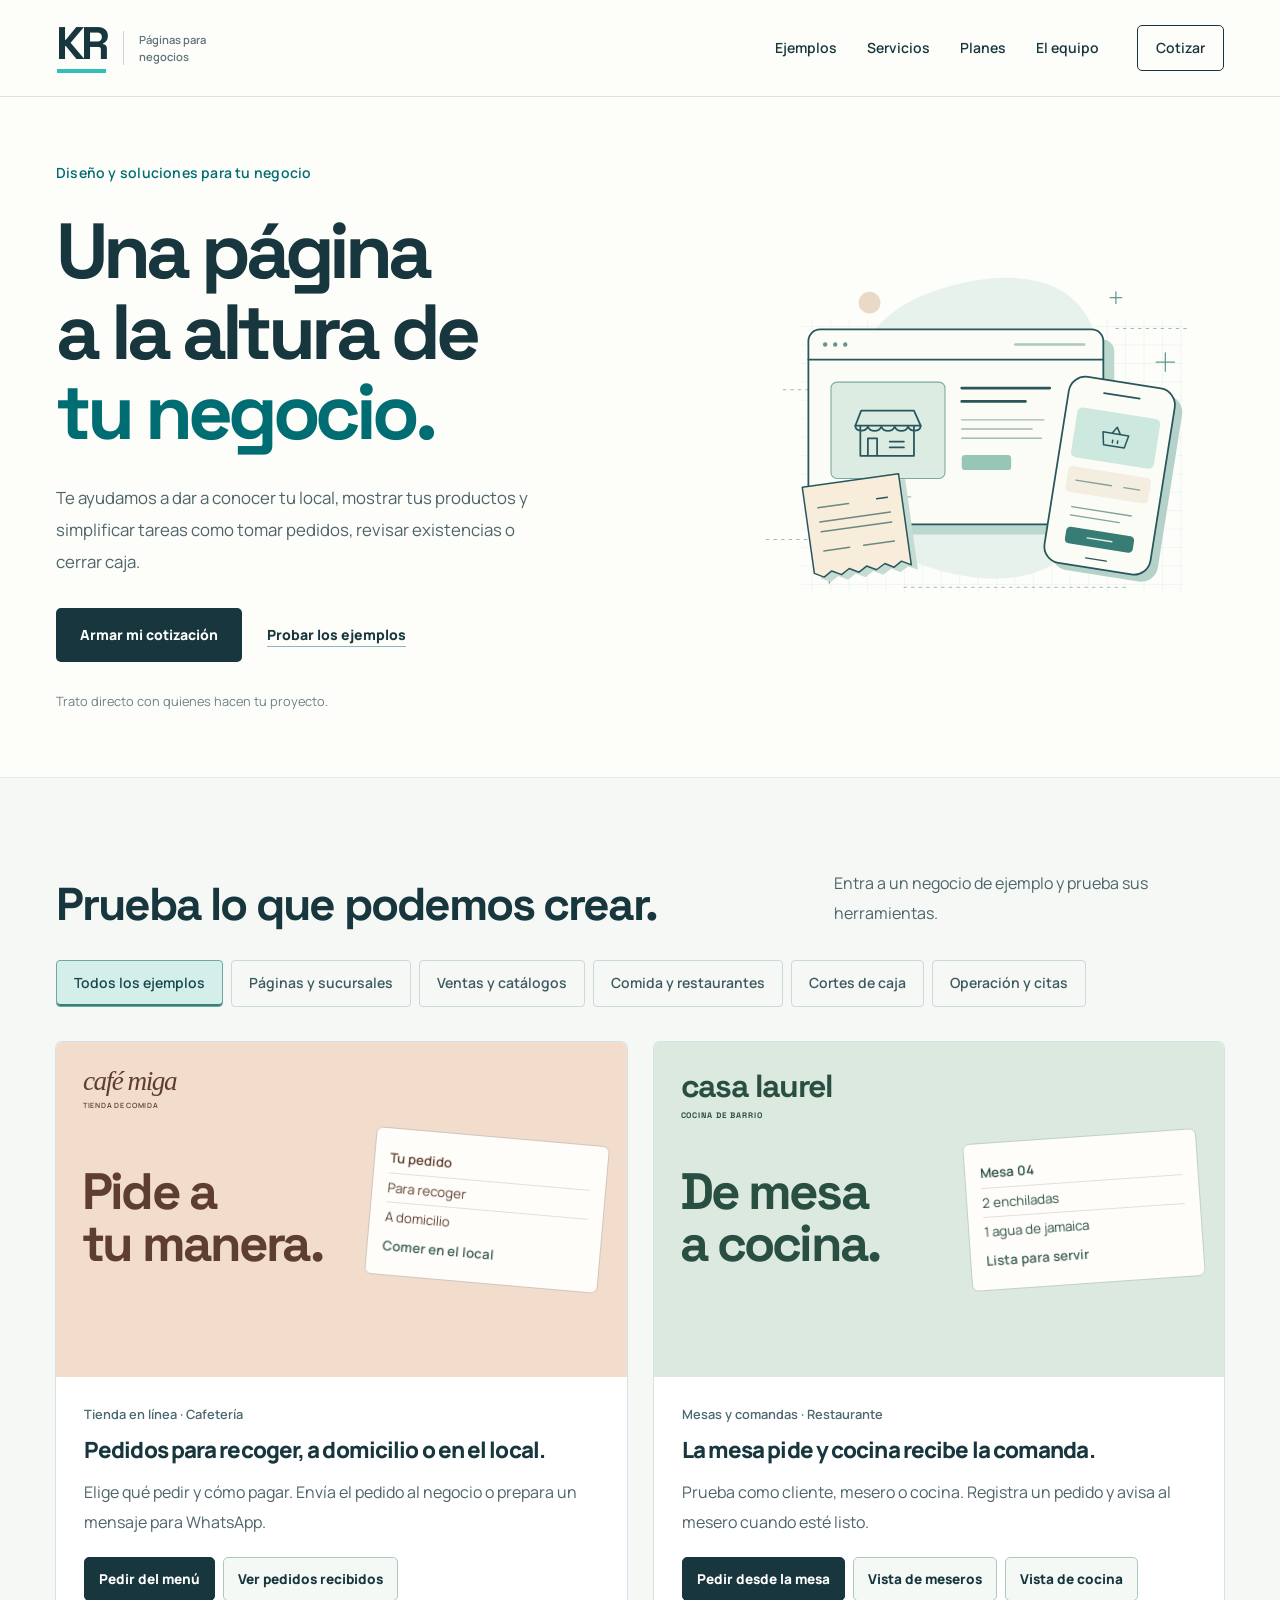
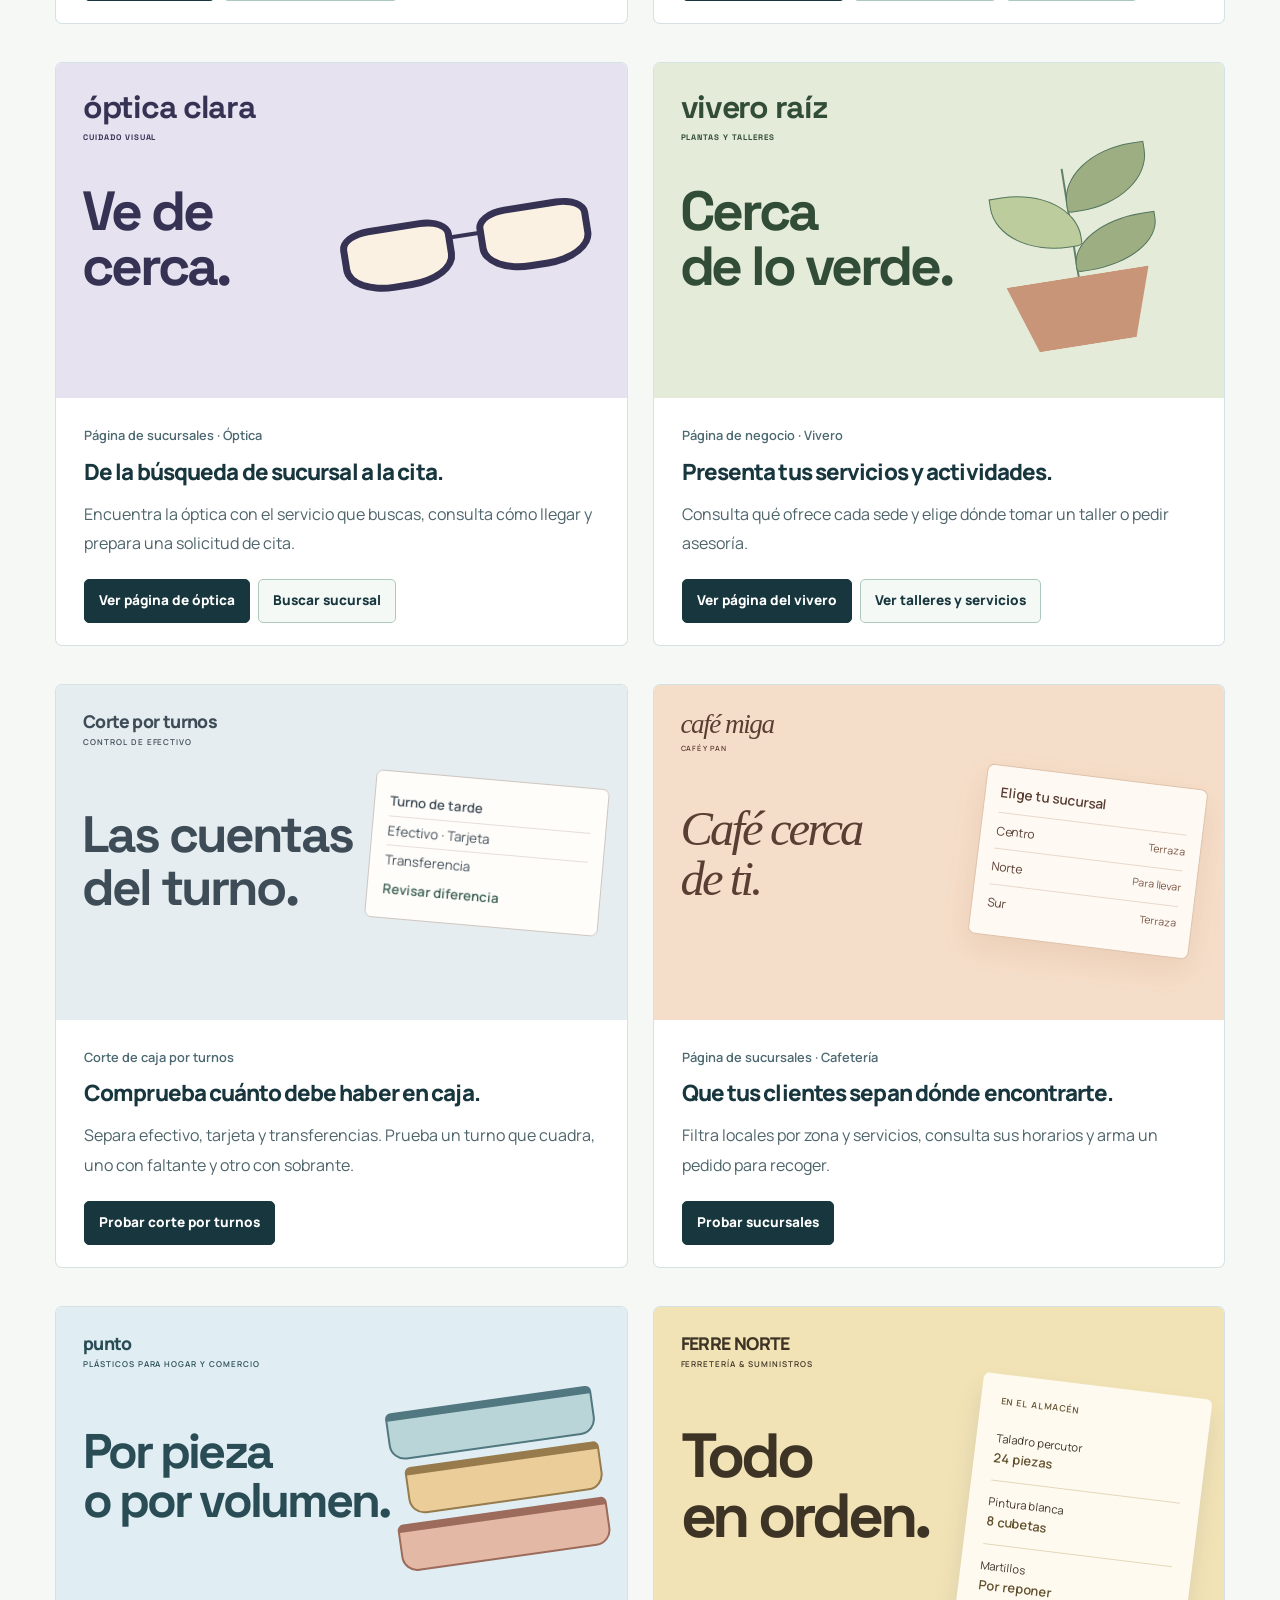
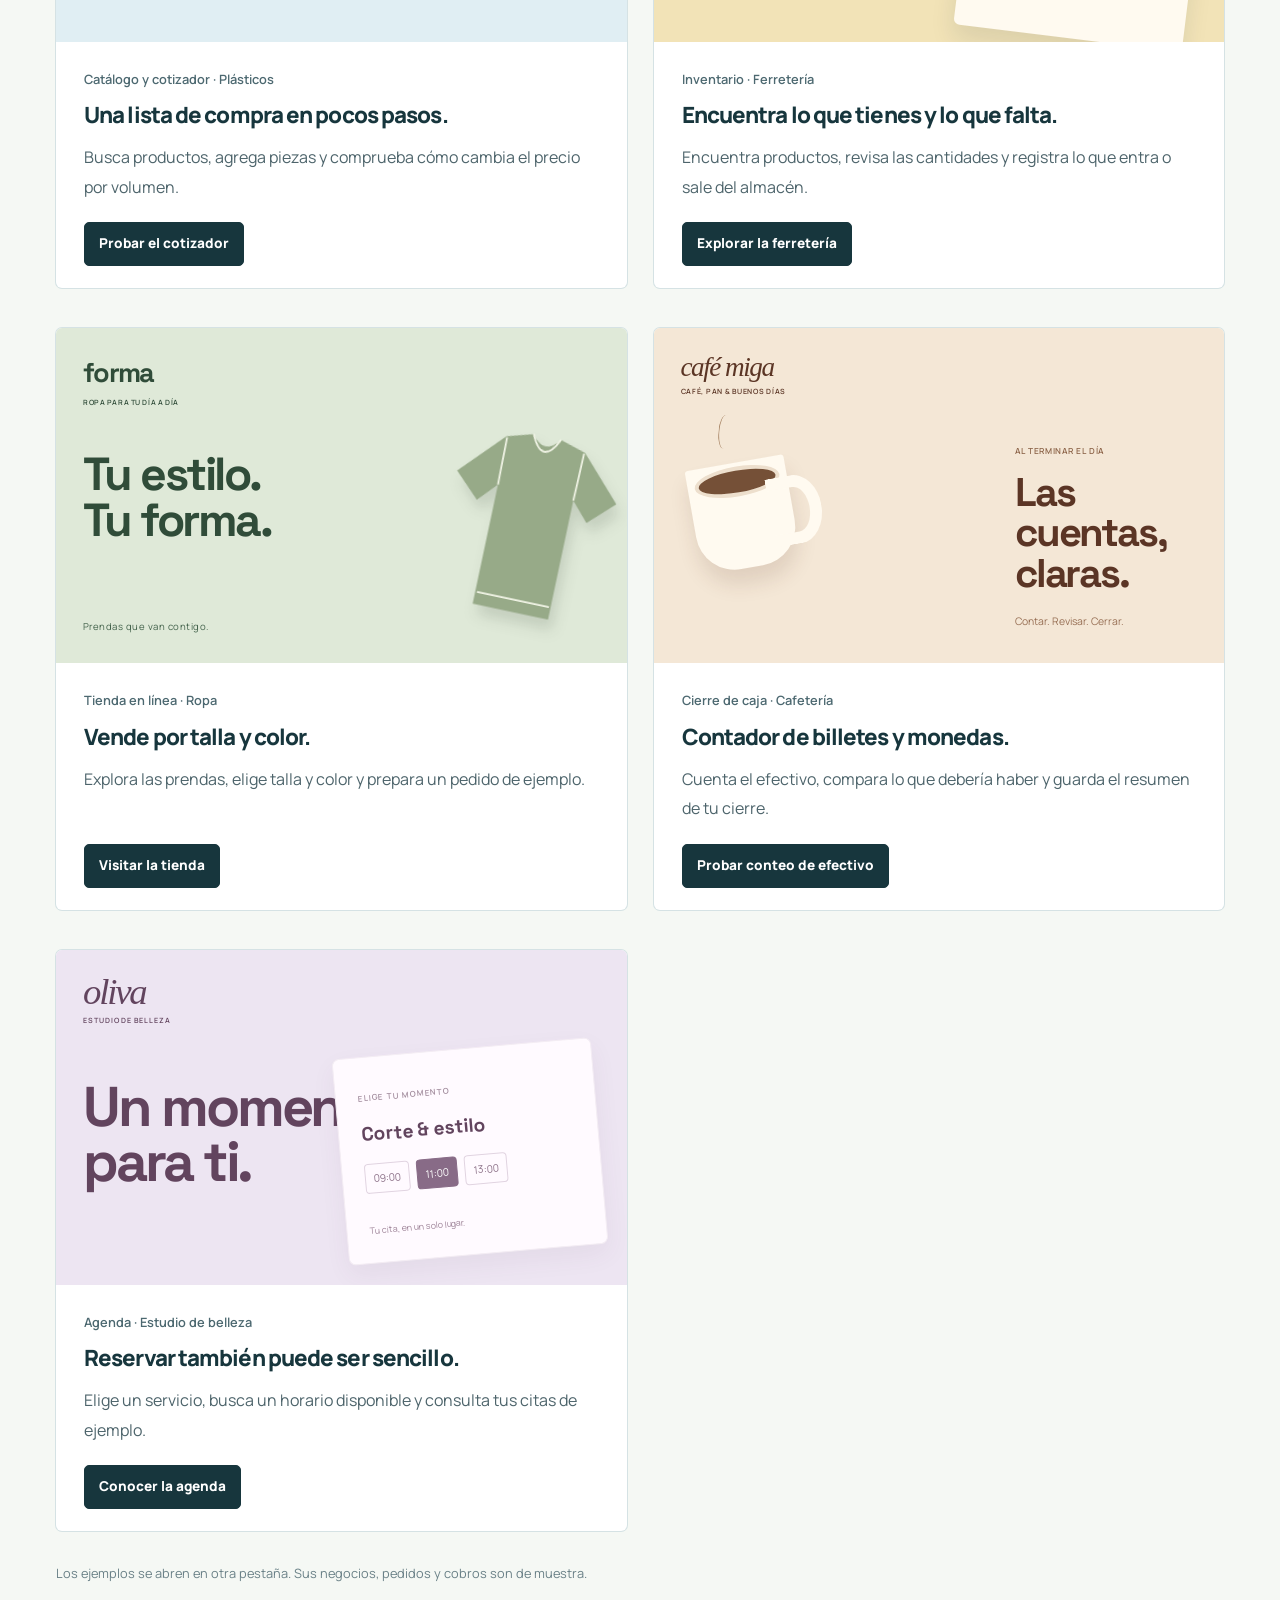
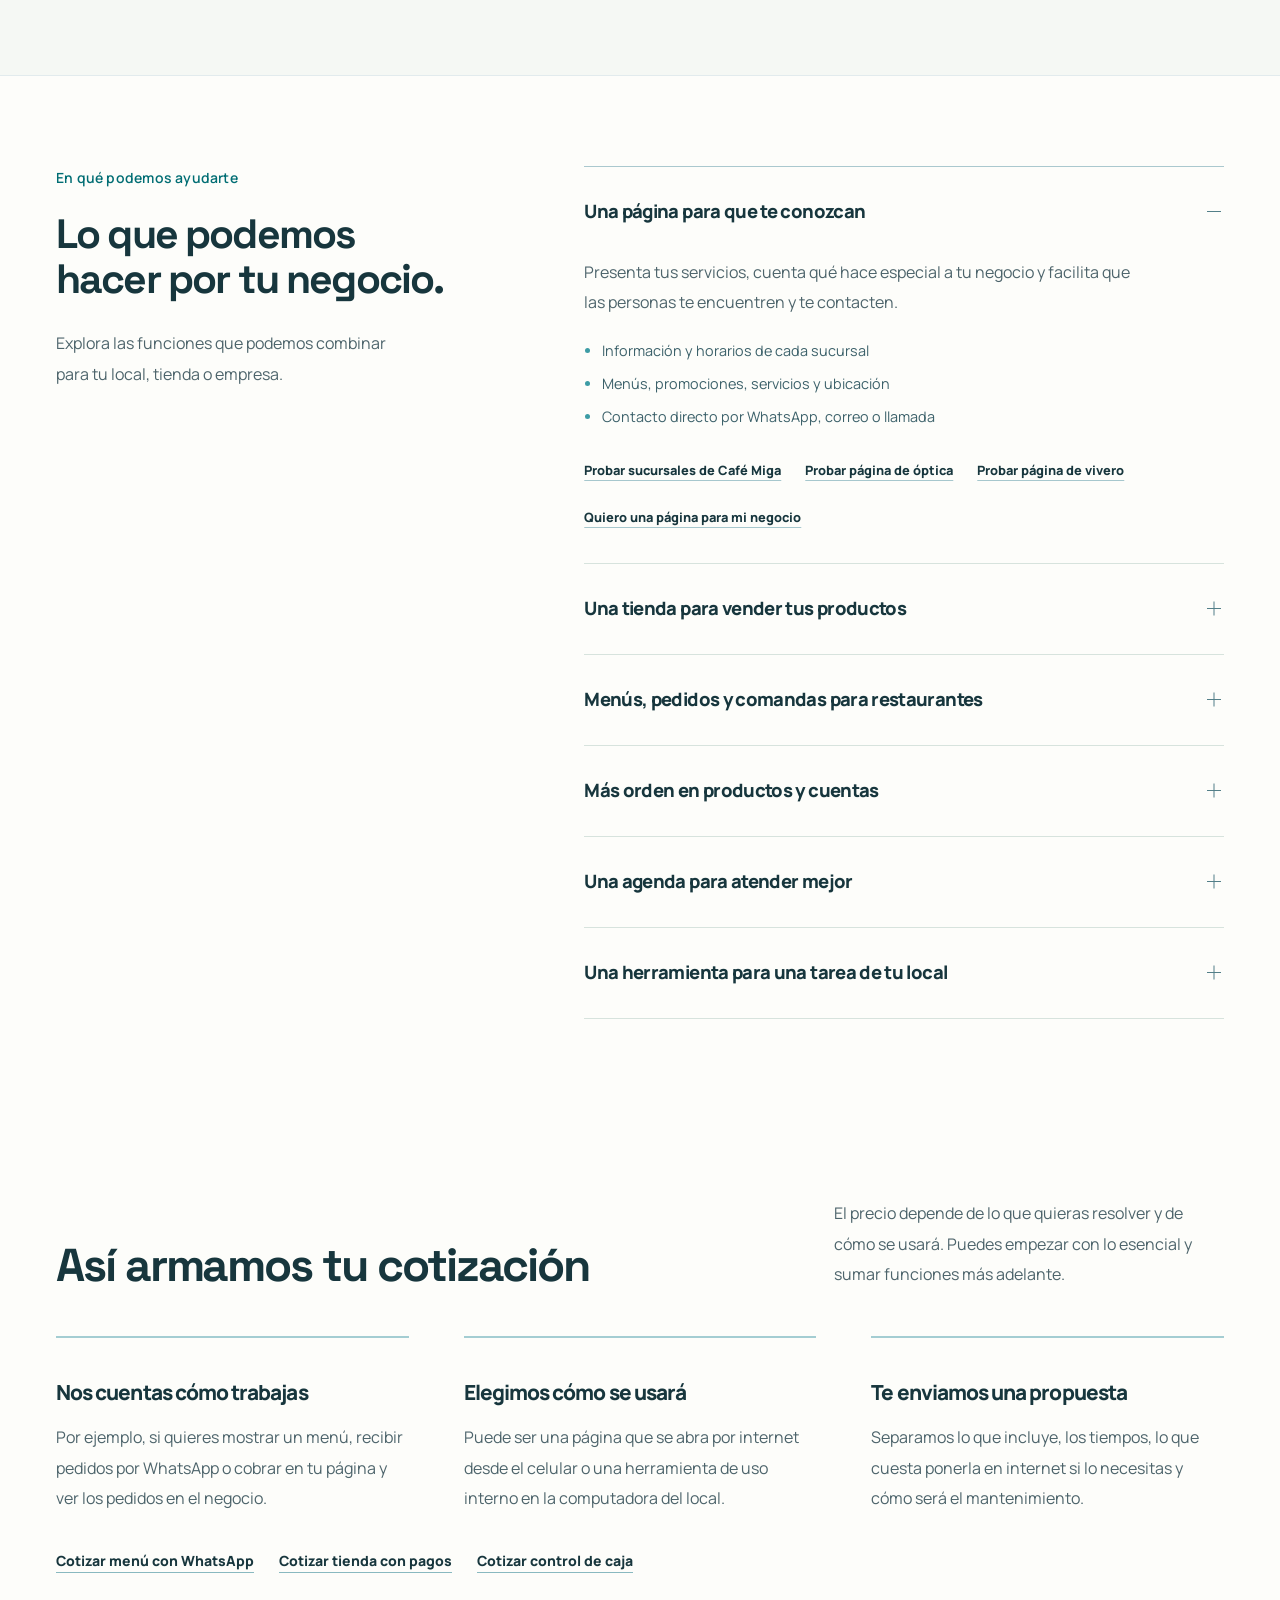
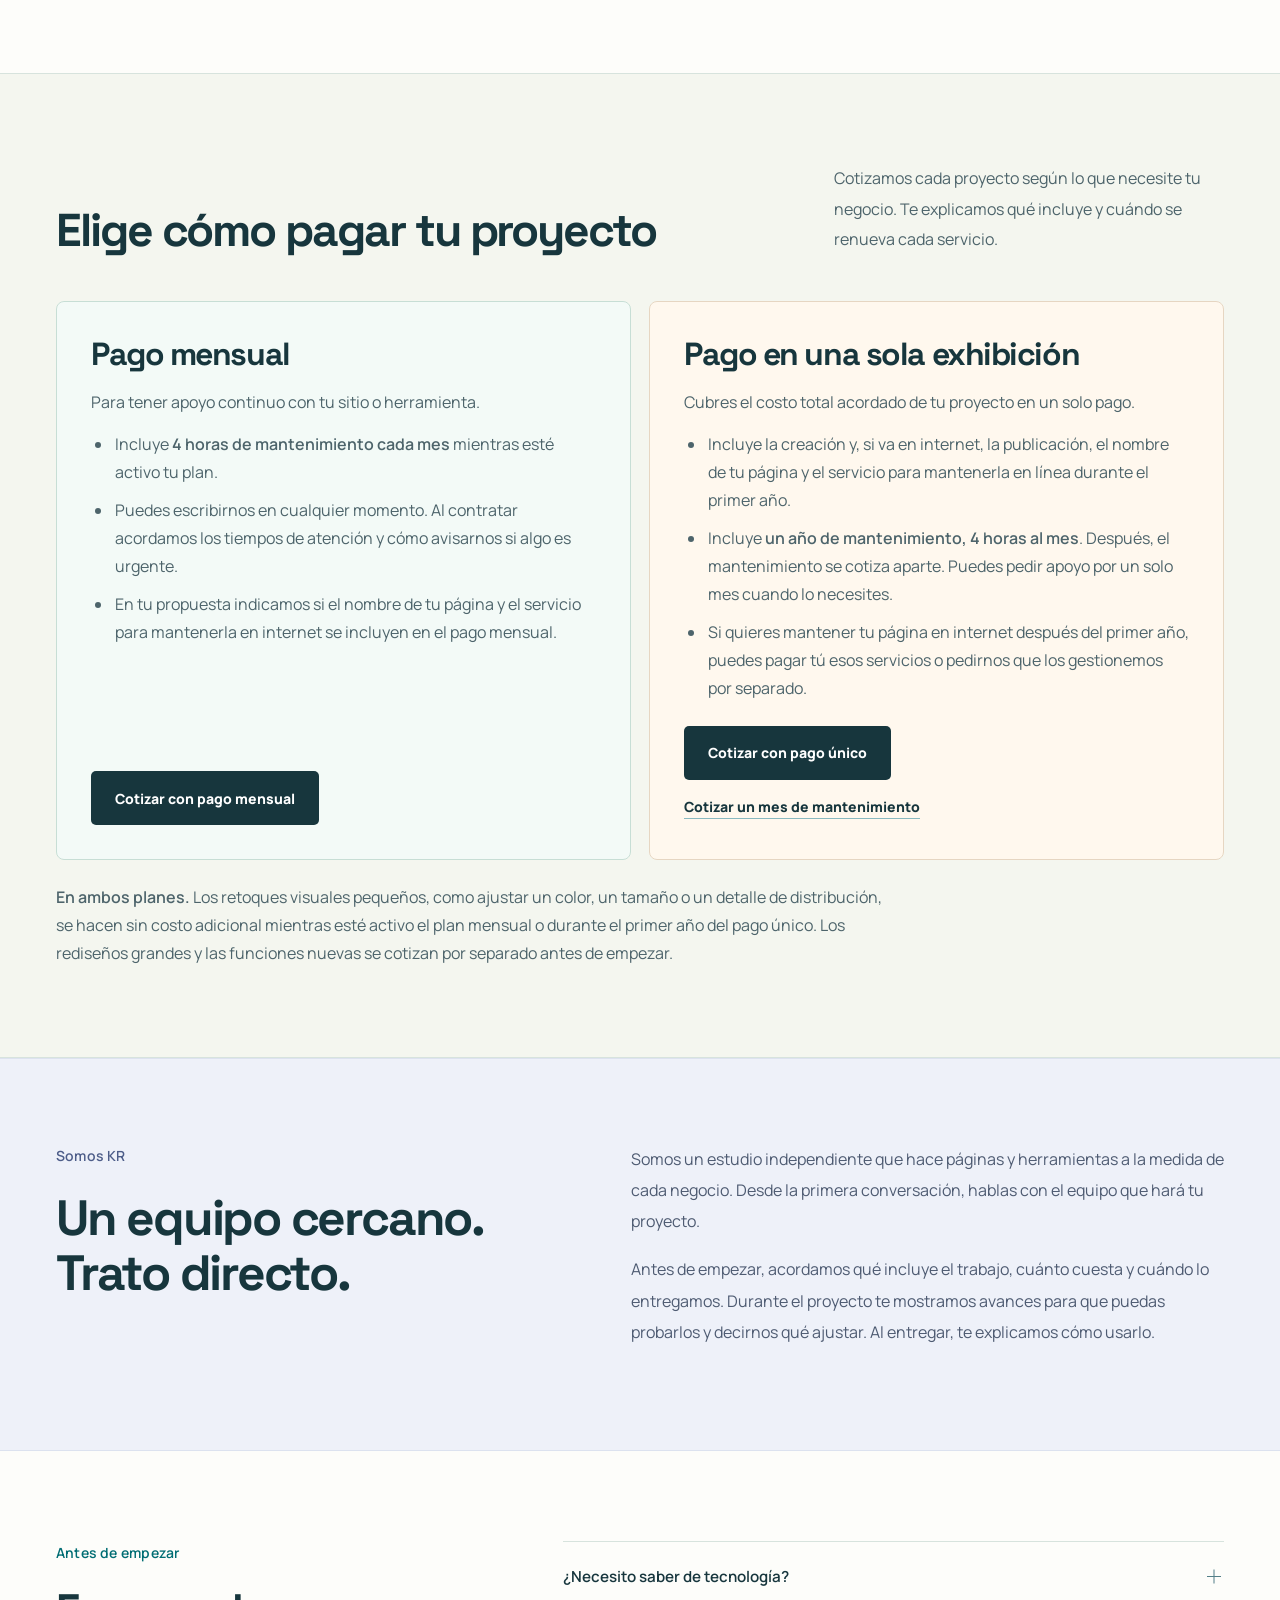
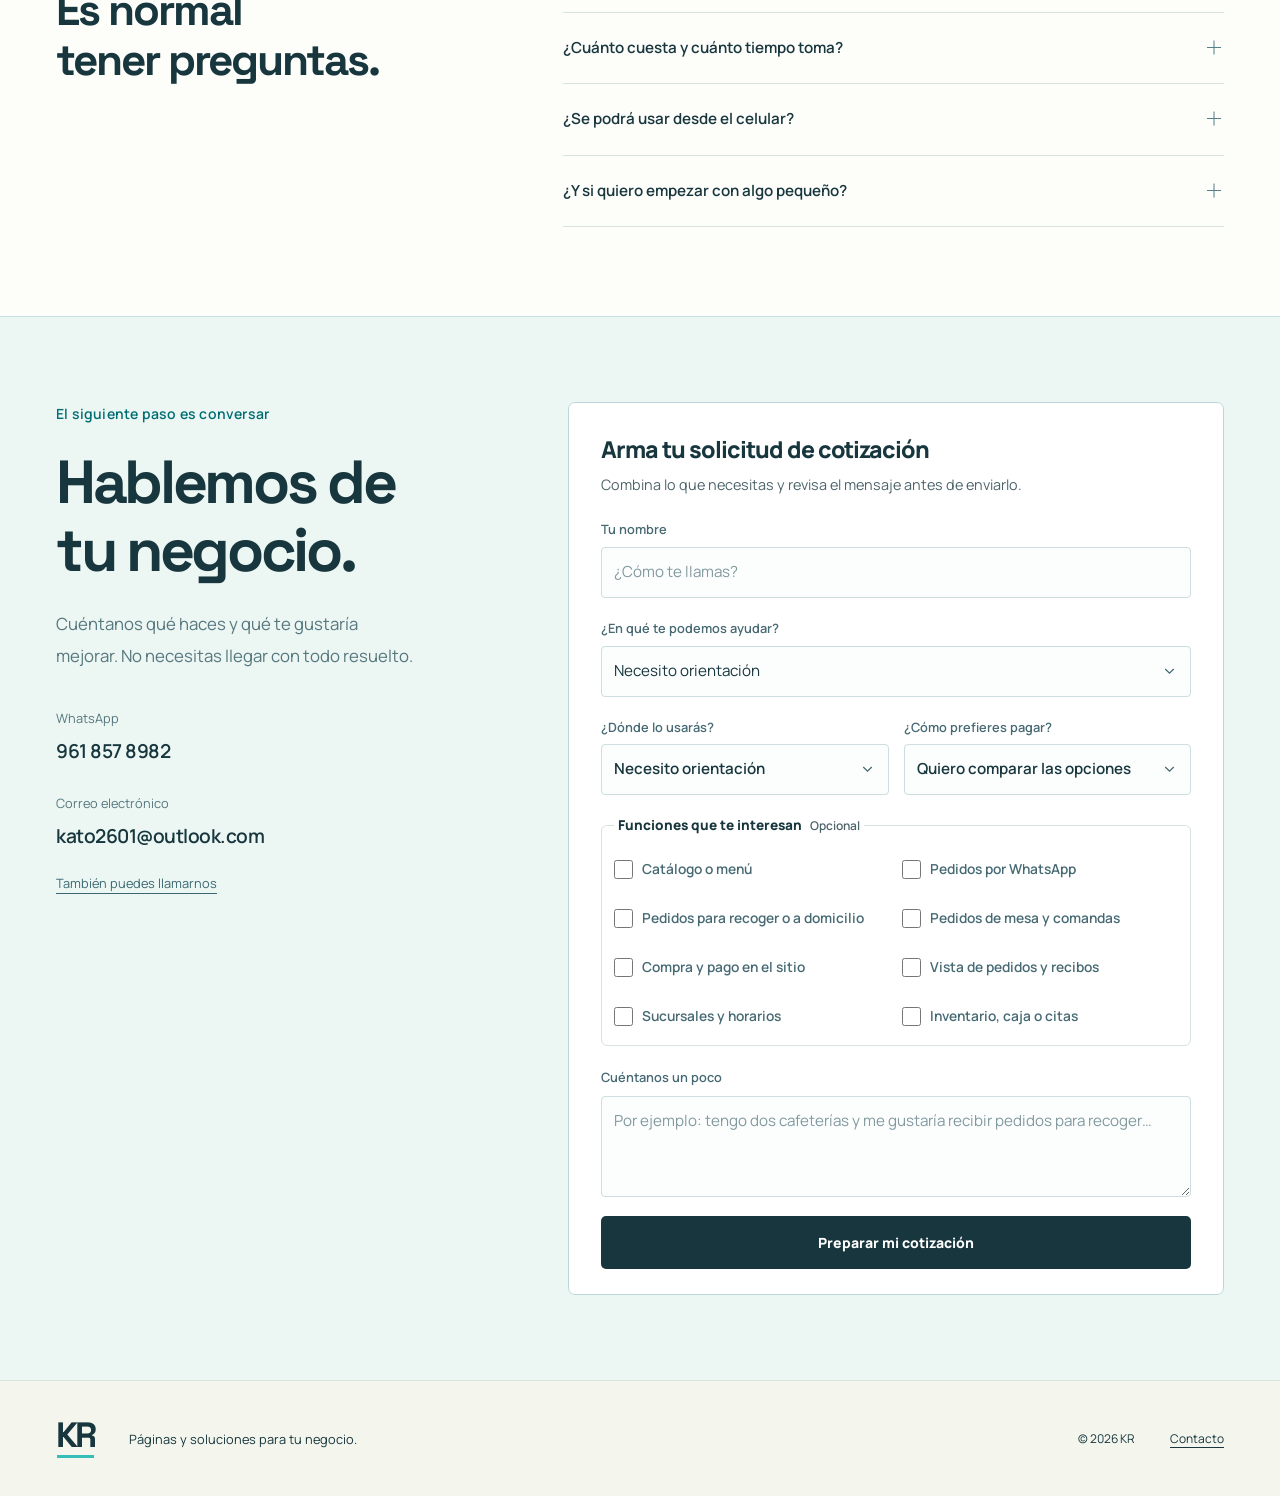
<file: index.html>
<!doctype html>
<html lang="es-MX">
<head>
  <meta charset="utf-8">
  <meta name="viewport" content="width=device-width, initial-scale=1">
  <meta name="theme-color" content="#0b3038">
  <meta name="description" content="KR: páginas y herramientas para tu negocio. Te ayudamos a presentar tus servicios, vender productos, organizar tus cuentas y atender citas. Habla directamente con el equipo de KR.">
  <meta property="og:title" content="KR — Una página a la altura de tu negocio">
  <meta property="og:description" content="Páginas claras, tiendas y herramientas que hacen más sencillo tu trabajo. Conoce los ejemplos y cuéntanos qué necesitas.">
  <meta property="og:type" content="website">
  <title>KR — Páginas y soluciones para tu negocio</title>
  <link rel="icon" type="image/svg+xml" href="assets/favicon.svg">
  <link rel="preload" href="assets/manrope-regular.ttf" as="font" type="font/ttf" crossorigin>
  <link rel="preload" href="assets/space-grotesk-bold.ttf" as="font" type="font/ttf" crossorigin>
  <link rel="stylesheet" href="kr-estudio.css?v=9">
  <link rel="stylesheet" href="kr-planes.css?v=3">
  <script defer src="kr-estudio.js?v=9"></script>
</head>
<body>
  <a class="skip" href="#contenido">Ir al contenido</a>
  <header class="site-header">
    <div class="container header-inner">
      <a class="logo" href="#inicio" aria-label="KR, inicio"><span class="logo-letters">KR<span class="logo-line" aria-hidden="true"></span></span><span class="logo-description">Páginas para <br>negocios</span></a>
      <nav class="navigation" id="navigation" aria-label="Navegación principal">
        <a href="#en-accion">Ejemplos</a><a href="#soluciones">Servicios</a><a href="#planes">Planes</a><a href="#sobre-mi">El equipo</a><a href="#cotizar" class="nav-cta">Cotizar</a>
      </nav>
      <button class="menu-button" id="menu-button" aria-controls="navigation" aria-expanded="false" aria-label="Abrir menú"><span></span><span></span></button>
    </div>
  </header>
  <main id="contenido">
    <section class="hero container" id="inicio" aria-labelledby="hero-title">
      <div class="hero-copy">
        <p class="section-label">Diseño y soluciones para tu negocio</p>
        <h1 id="hero-title">Una página <br>a la altura de <br><span>tu negocio.</span></h1>
        <p class="hero-intro">Te ayudamos a dar a conocer tu local, mostrar tus productos y simplificar tareas como tomar pedidos, revisar existencias o cerrar caja.</p>
        <div class="hero-actions"><a href="#cotizar" class="button primary">Armar mi cotización</a><a href="#en-accion" class="quiet-link">Probar los ejemplos</a></div>
        <p class="hero-personal">Trato directo con quienes hacen tu proyecto.</p>
      </div>
      <div class="hero-illustration">
        <img src="assets/portada.svg" width="580" height="485" alt="Ilustración de una tienda en internet, un pedido en el celular y su recibo">
      </div>
    </section>

    <section class="examples-section section" id="en-accion" aria-labelledby="examples-title"><div class="container">
      <div class="section-heading"><div><h2 id="examples-title">Prueba lo que podemos crear.</h2></div><p>Entra a un negocio de ejemplo y prueba sus herramientas.</p></div>
      <div class="example-filters" role="group" aria-label="Tipos de ejemplos"><button class="filter active" data-filter="all" aria-pressed="true">Todos los ejemplos</button><button class="filter" data-filter="presencia" aria-pressed="false">Páginas y sucursales</button><button class="filter" data-filter="comercio" aria-pressed="false">Ventas y catálogos</button><button class="filter" data-filter="restaurantes" aria-pressed="false">Comida y restaurantes</button><button class="filter" data-filter="caja" aria-pressed="false">Cortes de caja</button><button class="filter" data-filter="operacion" aria-pressed="false">Operación y citas</button></div>
      <div class="example-grid" id="example-grid">
        <article class="example order-example" data-category="comercio restaurantes">
          <a class="project-art order-art" href="examples/pedidos.html#cliente" target="_blank" rel="noopener noreferrer" aria-label="Abrir la tienda de comida de Café Miga"><div class="project-brand coffee-brand">café miga<span>TIENDA DE COMIDA</span></div><div class="flow-phrase" aria-hidden="true">Pide a<br>tu manera.</div><div class="flow-ticket" aria-hidden="true"><strong>Tu pedido</strong><span>Para recoger</span><span>A domicilio</span><b>Comer en el local</b></div></a>
          <div class="project-content">
            <span class="project-type">Tienda en línea · Cafetería</span><h3>Pedidos para recoger, a domicilio o en el local.</h3><p>Elige qué pedir y cómo pagar. Envía el pedido al negocio o prepara un mensaje para WhatsApp.</p>
            <div class="project-actions"><a class="project-open" href="examples/pedidos.html#cliente" target="_blank" rel="noopener noreferrer">Pedir del menú</a><a class="project-open project-secondary" href="examples/pedidos.html#negocio" target="_blank" rel="noopener noreferrer">Ver pedidos recibidos</a></div>
          </div>
        </article>
        <article class="example restaurant-example" data-category="operacion restaurantes">
          <a class="project-art restaurant-art" href="examples/restaurante.html#mesa" target="_blank" rel="noopener noreferrer" aria-label="Abrir los pedidos y comandas de Casa Laurel"><div class="project-brand restaurant-brand">casa laurel<span>COCINA DE BARRIO</span></div><div class="flow-phrase" aria-hidden="true">De mesa<br>a cocina.</div><div class="flow-ticket" aria-hidden="true"><strong>Mesa 04</strong><span>2 enchiladas</span><span>1 agua de jamaica</span><b>Lista para servir</b></div></a>
          <div class="project-content">
            <span class="project-type">Mesas y comandas · Restaurante</span><h3>La mesa pide y cocina recibe la comanda.</h3><p>Prueba como cliente, mesero o cocina. Registra un pedido y avisa al mesero cuando esté listo.</p>
            <div class="project-actions"><a class="project-open" href="examples/restaurante.html#mesa" target="_blank" rel="noopener noreferrer">Pedir desde la mesa</a><a class="project-open project-secondary" href="examples/restaurante.html#meseros" target="_blank" rel="noopener noreferrer">Vista de meseros</a><a class="project-open project-secondary" href="examples/restaurante.html#cocina" target="_blank" rel="noopener noreferrer">Vista de cocina</a></div>
          </div>
        </article>
        <article class="example presence-example" data-category="presencia">
          <a class="project-art optica-art" href="examples/optica.html" target="_blank" rel="noopener noreferrer" aria-label="Abrir ejemplo de Óptica Clara"><div class="project-brand presence-brand">óptica clara<span>CUIDADO VISUAL</span></div><div class="presence-phrase" aria-hidden="true">Ve de<br>cerca.</div><div class="presence-symbol lens-symbol" aria-hidden="true"><i></i><i></i></div></a>
          <div class="project-content"><span class="project-type">Página de sucursales · Óptica</span><h3>De la búsqueda de sucursal a la cita.</h3><p>Encuentra la óptica con el servicio que buscas, consulta cómo llegar y prepara una solicitud de cita.</p><div class="project-actions"><a class="project-open" href="examples/optica.html" target="_blank" rel="noopener noreferrer">Ver página de óptica</a><a class="project-open project-secondary" href="examples/optica.html#sucursales" target="_blank" rel="noopener noreferrer">Buscar sucursal</a></div></div>
        </article>
        <article class="example presence-example" data-category="presencia">
          <a class="project-art vivero-art" href="examples/vivero.html" target="_blank" rel="noopener noreferrer" aria-label="Abrir ejemplo de Vivero Raíz"><div class="project-brand presence-brand">vivero raíz<span>PLANTAS Y TALLERES</span></div><div class="presence-phrase" aria-hidden="true">Cerca<br>de lo verde.</div><div class="presence-symbol plant-symbol" aria-hidden="true"><i></i><i></i><i></i><b></b></div></a>
          <div class="project-content"><span class="project-type">Página de negocio · Vivero</span><h3>Presenta tus servicios y actividades.</h3><p>Consulta qué ofrece cada sede y elige dónde tomar un taller o pedir asesoría.</p><div class="project-actions"><a class="project-open" href="examples/vivero.html" target="_blank" rel="noopener noreferrer">Ver página del vivero</a><a class="project-open project-secondary" href="examples/vivero.html#servicios" target="_blank" rel="noopener noreferrer">Ver talleres y servicios</a></div></div>
        </article>
        <article class="example cut-example" data-category="caja operacion">
          <a class="project-art cut-art" href="examples/cortes.html" target="_blank" rel="noopener noreferrer" aria-label="Abrir corte de caja por turnos"><div class="project-brand">Corte por turnos<span>CONTROL DE EFECTIVO</span></div><div class="flow-phrase" aria-hidden="true">Las cuentas<br>del turno.</div><div class="flow-ticket" aria-hidden="true"><strong>Turno de tarde</strong><span>Efectivo · Tarjeta</span><span>Transferencia</span><b>Revisar diferencia</b></div></a>
          <div class="project-content"><span class="project-type">Corte de caja por turnos</span><h3>Comprueba cuánto debe haber en caja.</h3><p>Separa efectivo, tarjeta y transferencias. Prueba un turno que cuadra, uno con faltante y otro con sobrante.</p><a class="project-open" href="examples/cortes.html" target="_blank" rel="noopener noreferrer">Probar corte por turnos</a></div>
        </article>
        <article class="example branches-example" data-category="presencia restaurantes">
          <a class="project-art branches-art" href="examples/sucursales.html" target="_blank" rel="noopener noreferrer" aria-label="Abrir página de sucursales de Café Miga"><div class="project-brand coffee-brand">café miga<span>CAFÉ Y PAN</span></div><div class="branches-phrase" aria-hidden="true">Café cerca<br>de ti.</div><div class="branch-ticket" aria-hidden="true"><b>Elige tu sucursal</b><span>Centro <i>Terraza</i></span><span>Norte <i>Para llevar</i></span><span>Sur <i>Terraza</i></span></div></a>
          <div class="project-content"><span class="project-type">Página de sucursales · Cafetería</span><h3>Que tus clientes sepan dónde encontrarte.</h3><p>Filtra locales por zona y servicios, consulta sus horarios y arma un pedido para recoger.</p><a class="project-open" href="examples/sucursales.html" target="_blank" rel="noopener noreferrer">Probar sucursales</a></div>
        </article>
        <article class="example plastics-example" data-category="comercio">
          <a class="project-art plastics-art" href="examples/plasticos.html" target="_blank" rel="noopener noreferrer" aria-label="Abrir catálogo y cotizador de Plásticos Punto"><div class="project-brand">punto<span>PLÁSTICOS PARA HOGAR Y COMERCIO</span></div><div class="plastics-phrase" aria-hidden="true">Por pieza<br>o por volumen.</div><div class="plastics-stack" aria-hidden="true"><i></i><i></i><i></i></div></a>
          <div class="project-content"><span class="project-type">Catálogo y cotizador · Plásticos</span><h3>Una lista de compra en pocos pasos.</h3><p>Busca productos, agrega piezas y comprueba cómo cambia el precio por volumen.</p><a class="project-open" href="examples/plasticos.html" target="_blank" rel="noopener noreferrer">Probar el cotizador</a></div>
        </article>

        <article class="example hardware-example" data-category="operacion"><a class="project-art hardware-art" href="examples/ferreteria.html" target="_blank" rel="noopener noreferrer" aria-label="Abrir ejemplo completo de Ferre Norte"><div class="project-brand">FERRE NORTE<span>FERRETERÍA & SUMINISTROS</span></div><span class="sample-tag">EJEMPLO</span><div class="hardware-wordmark" aria-hidden="true">Todo <br>en orden.</div><div class="hardware-paper" aria-hidden="true"><span>EN EL ALMACÉN</span><p>Taladro percutor <b>24 piezas</b></p><p>Pintura blanca <b>8 cubetas</b></p><p>Martillos <b>Por reponer</b></p></div></a><div class="project-content"><span class="project-type">Inventario · Ferretería</span><h3>Encuentra lo que tienes y lo que falta.</h3><p>Encuentra productos, revisa las cantidades y registra lo que entra o sale del almacén.</p><a class="project-open" href="examples/ferreteria.html" target="_blank" rel="noopener noreferrer">Explorar la ferretería</a></div></article>
        <article class="example fashion-example" data-category="comercio"><a class="project-art fashion-art" href="examples/moda.html" target="_blank" rel="noopener noreferrer" aria-label="Abrir ejemplo completo de Forma, tienda de ropa"><div class="project-brand fashion-brand">forma<span>ROPA PARA TU DÍA A DÍA</span></div><span class="sample-tag">EJEMPLO</span><div class="fashion-phrase" aria-hidden="true">Tu estilo. <br>Tu forma.</div><svg class="fashion-garment" viewBox="0 0 240 260" aria-hidden="true"><path d="m74 32 30-9q16 22 32 0l30 9 47 50-29 28-20-22v139H76V88l-20 22-29-28Z" fill="#c7cfb6"/><path d="M104 23q16 35 32 0M78 213h84M75 33l1 55M165 33l-1 55" fill="none" stroke="#f2f5e7" stroke-width="2"/></svg><span class="fashion-small" aria-hidden="true">Prendas que van contigo.</span></a><div class="project-content"><span class="project-type">Tienda en línea · Ropa</span><h3>Vende por talla y color.</h3><p>Explora las prendas, elige talla y color y prepara un pedido de ejemplo.</p><a class="project-open" href="examples/moda.html" target="_blank" rel="noopener noreferrer">Visitar la tienda</a></div></article>
        <article class="example coffee-example" data-category="caja operacion"><a class="project-art coffee-art" href="examples/caja.html" target="_blank" rel="noopener noreferrer" aria-label="Abrir ejemplo completo del cierre de caja de Café Miga"><div class="project-brand coffee-brand">café miga<span>CAFÉ, PAN & BUENOS DÍAS</span></div><span class="sample-tag">EJEMPLO</span><div class="coffee-cup" aria-hidden="true"><span></span></div><div class="coffee-card" aria-hidden="true"><span>AL TERMINAR EL DÍA</span><strong>Las cuentas, <br>claras.</strong><p>Contar. Revisar. Cerrar.</p></div></a><div class="project-content"><span class="project-type">Cierre de caja · Cafetería</span><h3>Contador de billetes y monedas.</h3><p>Cuenta el efectivo, compara lo que debería haber y guarda el resumen de tu cierre.</p><a class="project-open" href="examples/caja.html" target="_blank" rel="noopener noreferrer">Probar conteo de efectivo</a></div></article>
        <article class="example salon-example" data-category="operacion"><a class="project-art salon-art" href="examples/agenda.html" target="_blank" rel="noopener noreferrer" aria-label="Abrir ejemplo completo de Estudio Oliva, agenda de citas"><div class="project-brand salon-brand">oliva<span>ESTUDIO DE BELLEZA</span></div><span class="sample-tag">EJEMPLO</span><div class="salon-phrase" aria-hidden="true">Un momento <br>para ti.</div><div class="appointment-card" aria-hidden="true"><span>ELIGE TU MOMENTO</span><p>Corte & estilo</p><div><i>09:00</i><i class="chosen">11:00</i><i>13:00</i></div><b>Tu cita, en un solo lugar.</b></div></a><div class="project-content"><span class="project-type">Agenda · Estudio de belleza</span><h3>Reservar también puede ser sencillo.</h3><p>Elige un servicio, busca un horario disponible y consulta tus citas de ejemplo.</p><a class="project-open" href="examples/agenda.html" target="_blank" rel="noopener noreferrer">Conocer la agenda</a></div></article>
      </div>
      <p class="examples-note">Los ejemplos se abren en otra pestaña. Sus negocios, pedidos y cobros son de muestra.</p>
      <p class="visually-hidden" id="filter-status" role="status"></p>
    </div></section>

    <section class="services container section" id="soluciones" aria-labelledby="services-title">
      <div class="services-intro"><p class="section-label">En qué podemos ayudarte</p><h2 id="services-title">Lo que podemos <br>hacer por tu negocio.</h2><p>Explora las funciones que podemos combinar para tu local, tienda o empresa.</p></div>
      <div class="service-list">
        <details class="service" open><summary><span>Una página para que te conozcan</span><span class="expand-icon" aria-hidden="true"></span></summary><div class="service-content"><p>Presenta tus servicios, cuenta qué hace especial a tu negocio y facilita que las personas te encuentren y te contacten.</p><ul><li>Información y horarios de cada sucursal</li><li>Menús, promociones, servicios y ubicación</li><li>Contacto directo por WhatsApp, correo o llamada</li></ul><div class="service-links"><a href="examples/sucursales.html" target="_blank" rel="noopener noreferrer">Probar sucursales de Café Miga</a><a href="examples/optica.html" target="_blank" rel="noopener noreferrer">Probar página de óptica</a><a href="examples/vivero.html" target="_blank" rel="noopener noreferrer">Probar página de vivero</a><a href="#contacto" data-interest="Dar a conocer mi negocio">Quiero una página para mi negocio</a></div></div></details>
        <details class="service"><summary><span>Una tienda para vender tus productos</span><span class="expand-icon" aria-hidden="true"></span></summary><div class="service-content"><p>Ayuda a tus clientes a ver lo que vendes y elegir con tranquilidad. Podemos preparar un menú para recibir pedidos por WhatsApp o una tienda donde el cliente haga su compra y el negocio vea el pedido en su propia pantalla.</p><ul><li>Productos ordenados por categoría</li><li>Opciones como talla, color o presentación</li><li>Pago en el sitio, transferencia o pago directo al negocio</li><li>Estado de cada pedido y recibo para compartir por WhatsApp</li></ul><div class="service-links"><a href="examples/moda.html" target="_blank" rel="noopener noreferrer">Probar tienda de ropa</a><a href="examples/pedidos.html" target="_blank" rel="noopener noreferrer">Probar menú, pedidos y recibos</a><a href="examples/plasticos.html" target="_blank" rel="noopener noreferrer">Probar catálogo y cotizador</a></div></div></details>
        <details class="service">
          <summary><span>Menús, pedidos y comandas para restaurantes</span><span class="expand-icon" aria-hidden="true"></span></summary>
          <div class="service-content"><p>Tú decides cómo quieres trabajar. Puedes empezar con un menú que arme pedidos por WhatsApp o tener una tienda que reciba pedidos y pagos directamente. Si tienes mesas, tus clientes pueden pedir desde su celular o con un mesero, y cocina recibe la comanda.</p>
            <ul><li>Pedidos para recoger, a domicilio o para comer en el local</li><li>Pago en la página, acordado por WhatsApp o directo en el negocio</li><li>Meseros que reciben pedidos de mesa y avisos de cocina</li></ul>
            <div class="service-links"><a href="examples/pedidos.html#cliente" target="_blank" rel="noopener noreferrer">Probar tienda de comida</a><a href="examples/restaurante.html#meseros" target="_blank" rel="noopener noreferrer">Probar comandas</a><a href="#cotizar" data-interest="Organizar pedidos y comandas">Cotizar para mi restaurante</a></div>
          </div>
        </details>
        <details class="service"><summary><span>Más orden en productos y cuentas</span><span class="expand-icon" aria-hidden="true"></span></summary><div class="service-content"><p>Consulta cuántos productos tienes, registra lo que entra o sale y revisa el efectivo al terminar el día.</p><ul><li>Existencias y productos que hacen falta</li><li>Registro de entradas y salidas</li><li>Conteo de billetes, monedas y diferencias de caja</li></ul><div class="service-links"><a href="examples/ferreteria.html" target="_blank" rel="noopener noreferrer">Ver ejemplo de inventario</a><a href="examples/caja.html" target="_blank" rel="noopener noreferrer">Probar contador de efectivo</a><a href="examples/cortes.html" target="_blank" rel="noopener noreferrer">Probar cortes por turnos</a></div></div></details>
        <details class="service"><summary><span>Una agenda para atender mejor</span><span class="expand-icon" aria-hidden="true"></span></summary><div class="service-content"><p>Reúne tus servicios y horarios disponibles en una sola página. Tus clientes podrán elegir una cita y tú tendrás una vista más clara de tus reservas.</p><ul><li>Servicios y horarios fáciles de consultar</li><li>Reservas organizadas en un mismo lugar</li><li>Una experiencia cómoda desde el celular</li></ul><a href="examples/agenda.html" target="_blank" rel="noopener noreferrer">Conocer un ejemplo de agenda</a></div></details>
        <details class="service"><summary><span>Una herramienta para una tarea de tu local</span><span class="expand-icon" aria-hidden="true"></span></summary><div class="service-content"><p>Si hoy repartes información entre mensajes, papel y hojas de cálculo, podemos reunir lo que usa tu equipo en una pantalla.</p><ul><li>Seguimiento de pedidos y entregas</li><li>Solicitudes y cotizaciones con los datos que necesitas</li><li>Resúmenes por sucursal o por turno</li></ul><a href="#contacto" data-interest="Otra idea para mi negocio">Platicar sobre mi idea</a></div></details>
      </div>
    </section>

    <section class="process container section" id="como-trabajamos" aria-labelledby="process-title">
      <div class="section-heading"><div><h2 id="process-title">Así armamos tu cotización</h2></div><p>El precio depende de lo que quieras resolver y de cómo se usará. Puedes empezar con lo esencial y sumar funciones más adelante.</p></div>
      <ol class="process-list"><li><h3>Nos cuentas cómo trabajas</h3><p>Por ejemplo, si quieres mostrar un menú, recibir pedidos por WhatsApp o cobrar en tu página y ver los pedidos en el negocio.</p></li><li><h3>Elegimos cómo se usará</h3><p>Puede ser una página que se abra por internet desde el celular o una herramienta de uso interno en la computadora del local.</p></li><li><h3>Te enviamos una propuesta</h3><p>Separamos lo que incluye, los tiempos, lo que cuesta ponerla en internet si lo necesitas y cómo será el mantenimiento.</p></li></ol>
      <div class="quote-paths"><a href="#cotizar" class="quiet-link" data-interest="Recibir pedidos de un menú por WhatsApp">Cotizar menú con WhatsApp</a><a href="#cotizar" class="quiet-link" data-interest="Vender y cobrar en mi página">Cotizar tienda con pagos</a><a href="#cotizar" class="quiet-link" data-interest="Llevar mejor mis cuentas">Cotizar control de caja</a></div>
    </section>

    <section class="plans-section section" id="planes" aria-labelledby="plans-title"><div class="container">
      <div class="section-heading"><div><h2 id="plans-title">Elige cómo pagar tu proyecto</h2></div><p>Cotizamos cada proyecto según lo que necesite tu negocio. Te explicamos qué incluye y cuándo se renueva cada servicio.</p></div>
      <div class="plan-grid">
        <article class="plan plan-monthly"><h3>Pago mensual</h3><p>Para tener apoyo continuo con tu sitio o herramienta.</p><ul><li>Incluye <strong>4 horas de mantenimiento cada mes</strong> mientras esté activo tu plan.</li><li>Puedes escribirnos en cualquier momento. Al contratar acordamos los tiempos de atención y cómo avisarnos si algo es urgente.</li><li>En tu propuesta indicamos si el nombre de tu página y el servicio para mantenerla en internet se incluyen en el pago mensual.</li></ul><a class="button primary" href="#cotizar" data-plan="monthly">Cotizar con pago mensual</a></article>
        <article class="plan plan-once"><h3>Pago en una sola exhibición</h3><p>Cubres el costo total acordado de tu proyecto en un solo pago.</p><ul><li>Incluye la creación y, si va en internet, la publicación, el nombre de tu página y el servicio para mantenerla en línea durante el primer año.</li><li>Incluye <strong>un año de mantenimiento, 4 horas al mes</strong>. Después, el mantenimiento se cotiza aparte. Puedes pedir apoyo por un solo mes cuando lo necesites.</li><li>Si quieres mantener tu página en internet después del primer año, puedes pagar tú esos servicios o pedirnos que los gestionemos por separado.</li></ul><a class="button primary" href="#cotizar" data-plan="once">Cotizar con pago único</a><a class="quiet-link plan-support" href="#cotizar" data-interest="Mantenimiento por un mes" data-plan="support">Cotizar un mes de mantenimiento</a></article>
      </div>
      <p class="plan-note"><strong>En ambos planes.</strong> Los retoques visuales pequeños, como ajustar un color, un tamaño o un detalle de distribución, se hacen sin costo adicional mientras esté activo el plan mensual o durante el primer año del pago único. Los rediseños grandes y las funciones nuevas se cotizan por separado antes de empezar.</p>
    </div></section>

    <section class="team-section" id="sobre-mi" aria-labelledby="team-title"><div class="container team-layout">
      <div><p class="section-label">Somos KR</p><h2 id="team-title">Un equipo cercano. <br>Trato directo.</h2></div>
      <div class="team-copy"><p>Somos un estudio independiente que hace páginas y herramientas a la medida de cada negocio. Desde la primera conversación, hablas con el equipo que hará tu proyecto.</p>
      <p>Antes de empezar, acordamos qué incluye el trabajo, cuánto cuesta y cuándo lo entregamos. Durante el proyecto te mostramos avances para que puedas probarlos y decirnos qué ajustar. Al entregar, te explicamos cómo usarlo.</p></div>
    </div></section>

    <section class="faq container section" aria-labelledby="faq-title"><div><p class="section-label">Antes de empezar</p><h2 id="faq-title">Es normal <br>tener preguntas.</h2></div><div class="faq-list"><details><summary>¿Necesito saber de tecnología?<span class="expand-icon" aria-hidden="true"></span></summary><p>No. Puedes contarnos cómo trabajas hoy y qué quieres mejorar. Te explicaremos las opciones con palabras claras para que decidas con tranquilidad.</p></details><details><summary>¿Cuánto cuesta y cuánto tiempo toma?<span class="expand-icon" aria-hidden="true"></span></summary><p>Depende de lo que necesite tu negocio. Primero conversamos y después te damos una propuesta con lo que incluye, el costo y los tiempos. Así sabrás qué estás contratando antes de empezar.</p></details><details><summary>¿Se podrá usar desde el celular?<span class="expand-icon" aria-hidden="true"></span></summary><p>Depende de cómo quieras usarla. Si la publicamos en internet, cuidamos que se vea y funcione bien en celulares, tabletas y computadoras. Si la hacemos para trabajar sólo desde una computadora del negocio, se usa en ese equipo. Si después quieres consultarla desde el celular o desde otra sucursal, podemos incluirlo en la propuesta.</p></details><details><summary>¿Y si quiero empezar con algo pequeño?<span class="expand-icon" aria-hidden="true"></span></summary><p>Podemos comenzar por lo que te resulte más útil y planear otras mejoras para después. La propuesta se ajusta a tus prioridades y a lo que buscas resolver.</p></details></div></section>

    <section class="contact-section" id="contacto" aria-labelledby="contact-title"><div class="container contact-layout"><div class="contact-copy"><p class="section-label">El siguiente paso es conversar</p><h2 id="contact-title">Hablemos de <br>tu negocio.</h2><p>Cuéntanos qué haces y qué te gustaría mejorar. No necesitas llegar con todo resuelto.</p><div class="contact-direct"><a href="https://wa.me/529618578982" target="_blank" rel="noopener noreferrer"><span>WhatsApp</span><strong>961 857 8982</strong></a><a href="mailto:kato2601@outlook.com"><span>Correo electrónico</span><strong>kato2601@outlook.com</strong></a><a class="call-link" href="tel:+529618578982">También puedes llamarnos</a></div></div><form class="contact-form" id="contact-form"><div id="cotizar"><h3>Arma tu solicitud de cotización</h3><p>Combina lo que necesitas y revisa el mensaje antes de enviarlo.</p></div><label for="contact-name">Tu nombre</label><input id="contact-name" name="name" autocomplete="name" maxlength="80" placeholder="¿Cómo te llamas?" required><label for="contact-service">¿En qué te podemos ayudar?</label><select id="contact-service" name="service"><option>Necesito orientación</option><option>Dar a conocer mi negocio</option><option>Dar a conocer mis sucursales</option><option>Ofrecer un catálogo con cotizaciones</option><option>Vender mis productos</option><option>Recibir pedidos de un menú por WhatsApp</option><option>Organizar pedidos y comandas</option><option>Vender y cobrar en mi página</option><option>Organizar mi inventario</option><option>Llevar mejor mis cuentas</option><option>Administrar mis citas</option><option>Mantenimiento por un mes</option><option>Otra idea para mi negocio</option></select>
      <div class="quote-form-row">
        <label for="contact-use">¿Dónde lo usarás?<select id="contact-use" name="use"><option>Necesito orientación</option><option>En internet, desde el celular o la computadora</option><option>Sólo en la computadora de mi negocio</option><option>En varios locales o sucursales</option></select></label>
        <label for="contact-plan">¿Cómo prefieres pagar?<select id="contact-plan" name="plan"><option value="">Quiero comparar las opciones</option><option value="monthly">Pago mensual</option><option value="once">Pago en una sola exhibición</option><option value="support">Mantenimiento por un mes</option></select></label>
      </div>
      <fieldset class="quote-features"><legend>Funciones que te interesan <span>Opcional</span></legend>
        <label><input type="checkbox" name="feature" value="Catálogo o menú">Catálogo o menú</label>
        <label><input type="checkbox" name="feature" value="Pedidos por WhatsApp">Pedidos por WhatsApp</label>
        <label><input type="checkbox" name="feature" value="Pedidos para recoger o a domicilio">Pedidos para recoger o a domicilio</label>
        <label><input type="checkbox" name="feature" value="Pedidos de mesa y comandas para cocina">Pedidos de mesa y comandas</label>
        <label><input type="checkbox" name="feature" value="Compra y pago en el sitio">Compra y pago en el sitio</label>
        <label><input type="checkbox" name="feature" value="Vista de pedidos y recibos">Vista de pedidos y recibos</label>
        <label><input type="checkbox" name="feature" value="Sucursales y horarios">Sucursales y horarios</label>
        <label><input type="checkbox" name="feature" value="Inventario, caja o citas">Inventario, caja o citas</label>
      </fieldset>
      <label for="contact-message">Cuéntanos un poco</label><textarea id="contact-message" name="message" rows="3" maxlength="1500" placeholder="Por ejemplo: tengo dos cafeterías y me gustaría recibir pedidos para recoger…" required></textarea><button class="button primary" type="submit">Preparar mi cotización</button><div class="quote-preview" id="quote-preview" hidden><h4>Tu mensaje para KR</h4><pre id="quote-text"></pre><a class="button primary" id="quote-whatsapp" target="_blank" rel="noopener noreferrer">Abrir WhatsApp con mi mensaje</a></div><p id="contact-feedback" class="contact-feedback" role="status"></p></form></div></section>
  </main>
  <footer class="site-footer"><div class="container footer-inner"><a class="logo footer-logo" href="#inicio" aria-label="KR, volver al inicio"><span class="logo-letters">KR<span class="logo-line" aria-hidden="true"></span></span></a><p>Páginas y soluciones para tu negocio.</p><span>© <span id="year">2026</span> KR</span><a href="#contacto">Contacto</a></div></footer>
  <noscript><p class="noscript">Si necesitas ayuda para explorar la página, puedes escribirnos directamente a <a href="mailto:kato2601@outlook.com">kato2601@outlook.com</a>.</p></noscript>
</body>
</html>
</file>
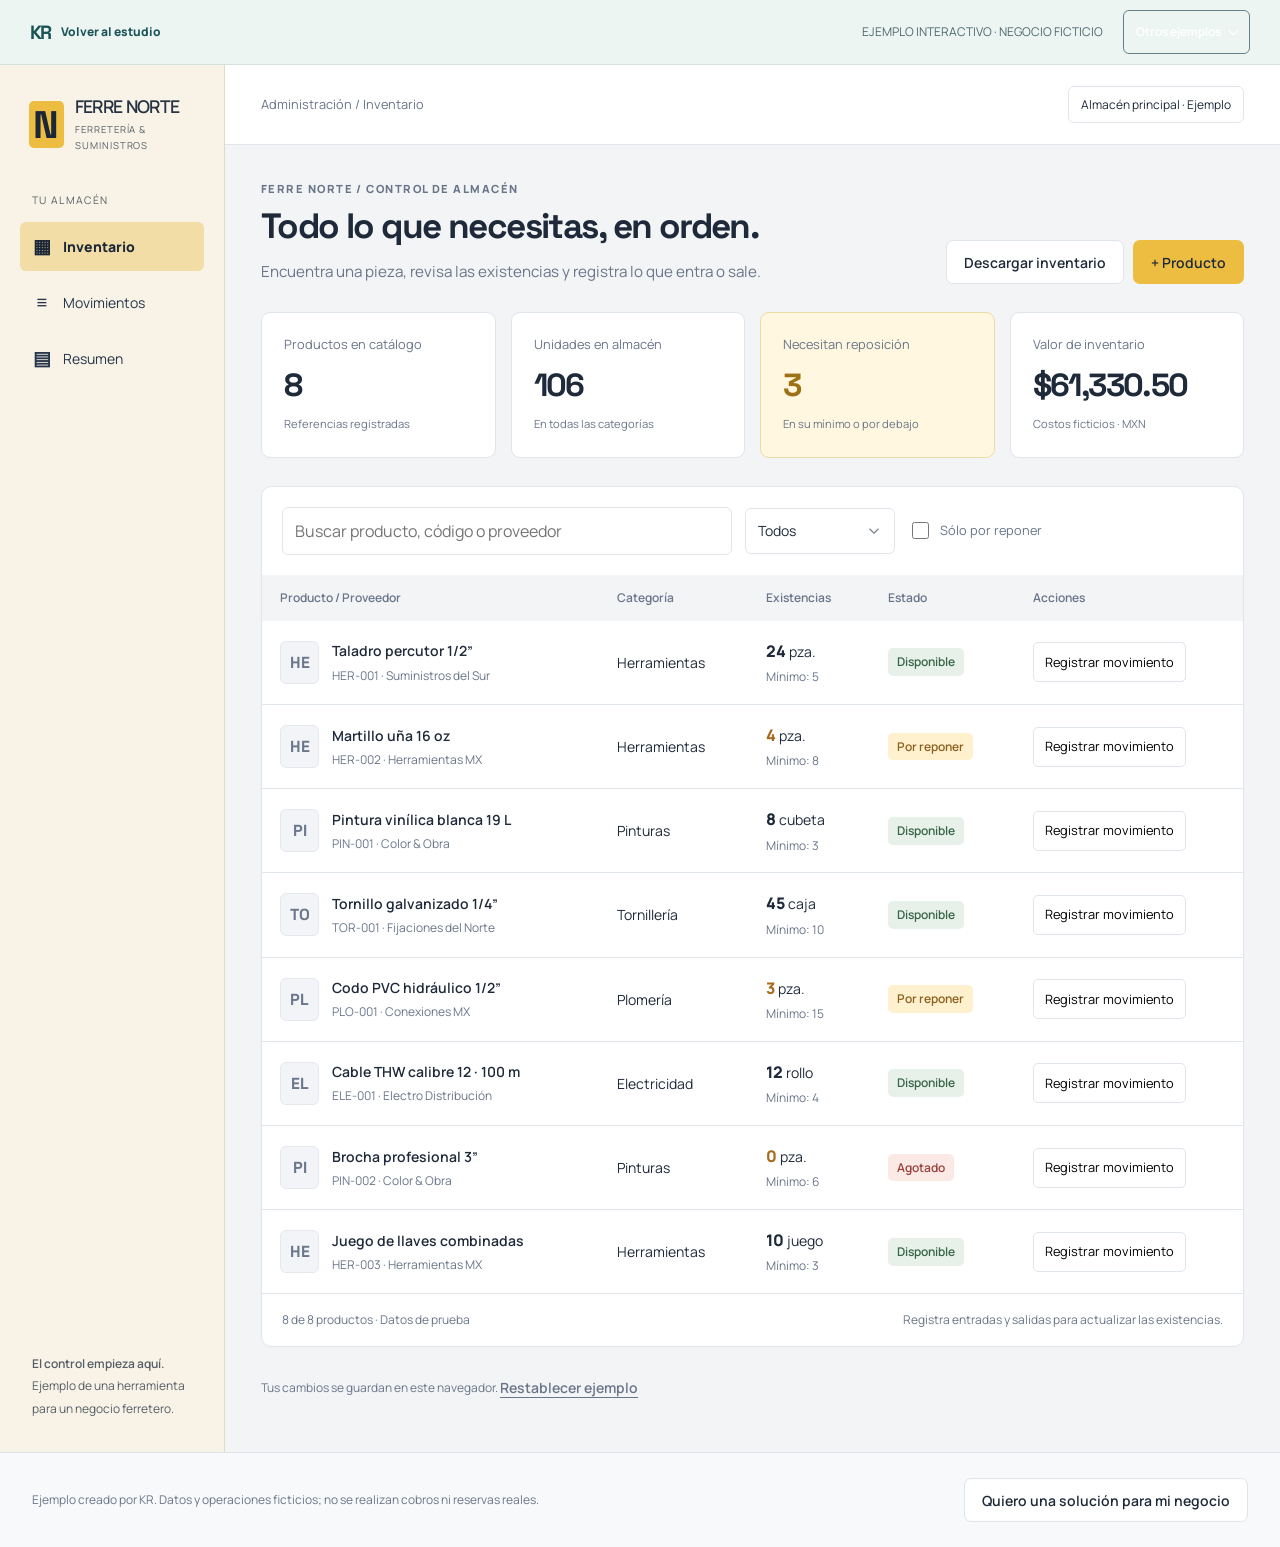
<file: demo.html>
<!doctype html><html lang="es-MX"><head><meta charset="utf-8"><meta name="viewport" content="width=device-width,initial-scale=1"><title>Ejemplos para tu negocio — KR</title><link rel="stylesheet" href="kr-estudio.css?v=6"><script defer src="legacy-demo.js"></script></head><body><main class="container section"><h1>Elige un ejemplo.</h1><p><a href="examples/sucursales.html">Sucursales</a> · <a href="examples/plasticos.html">Plásticos</a> · <a href="examples/ferreteria.html">Ferretería</a> · <a href="examples/moda.html">Tienda de ropa</a> · <a href="examples/caja.html">Cierre de caja</a> · <a href="examples/agenda.html">Agenda de citas</a></p></main></body></html>
</file>
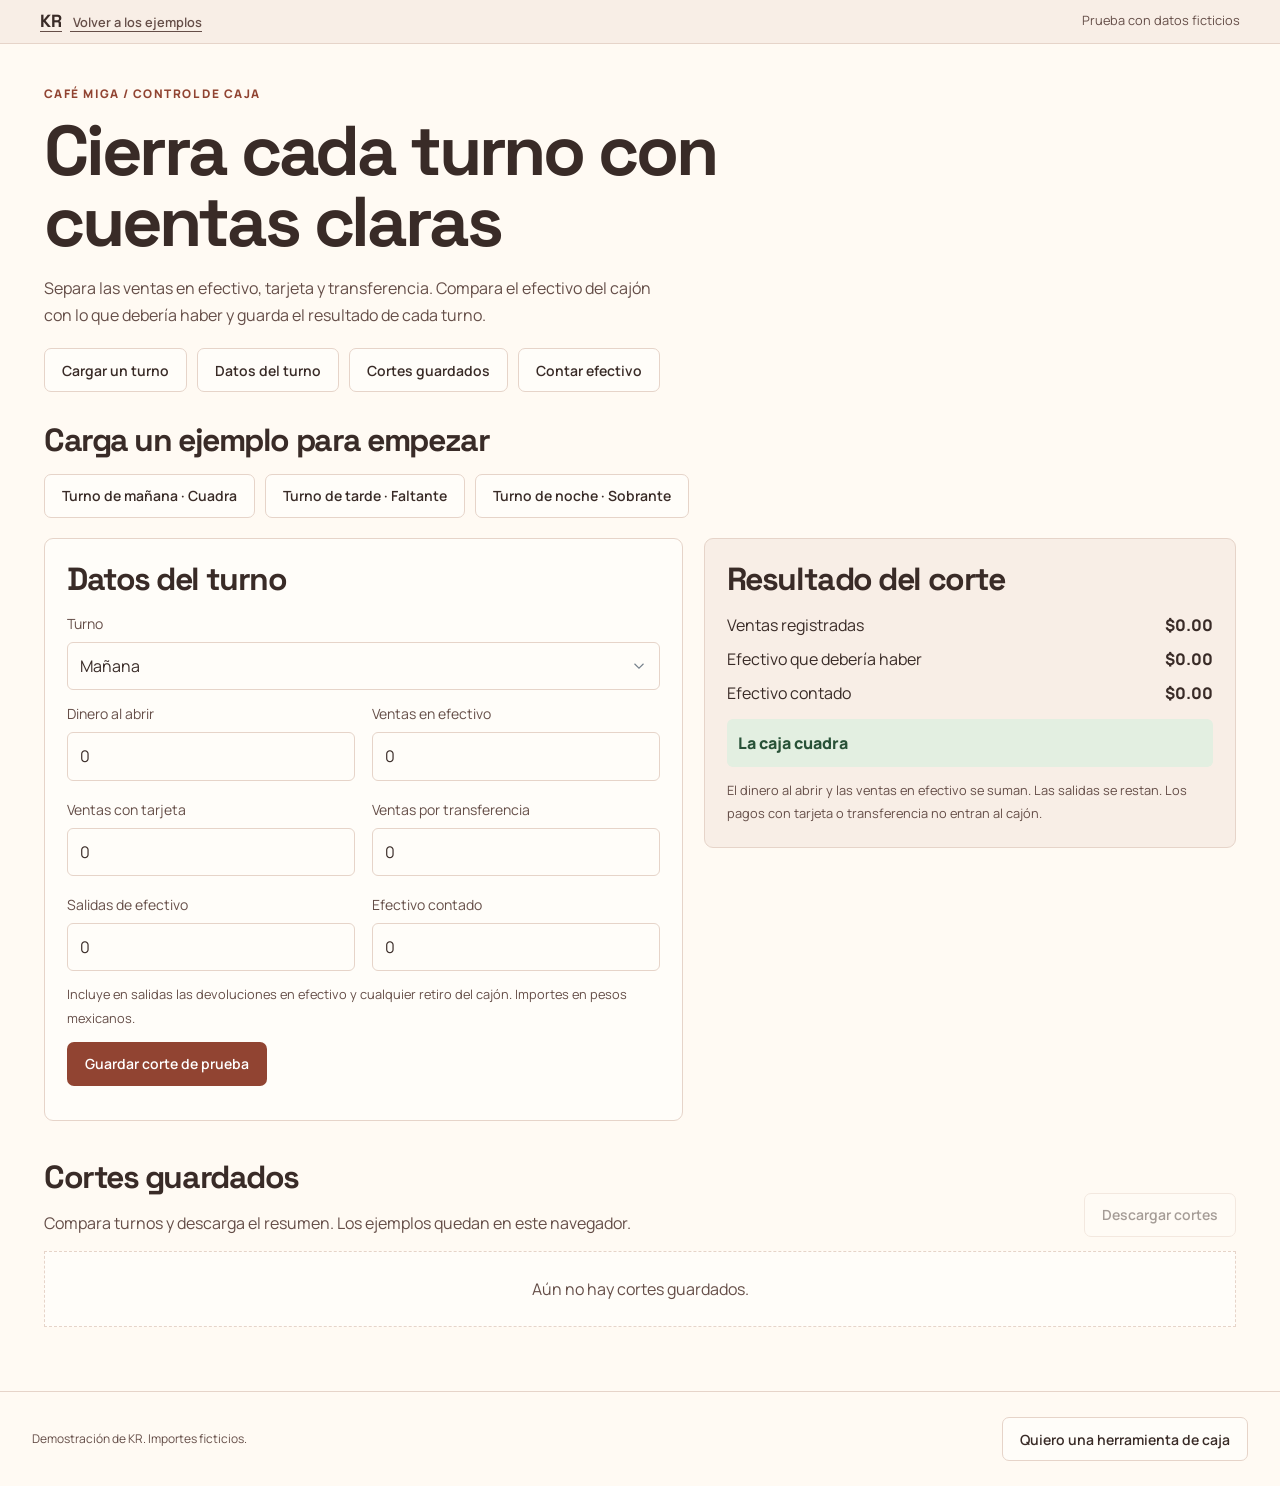
<file: examples/cortes.html>
<!doctype html>
<html lang="es-MX">
<head>
  <meta charset="utf-8">
  <meta name="viewport" content="width=device-width, initial-scale=1">
  <title>Café Miga · Corte de caja por turnos</title>
  <link rel="icon" href="../assets/favicon.svg">
  <link rel="stylesheet" href="base.css?v=7">
  <link rel="stylesheet" href="comercios.css">
  <link rel="stylesheet" href="flujos.css?v=2">
  <script defer src="shared.js"></script>
  <script defer src="cortes.js"></script>
</head>
<body class="miga">
  <a class="skip-demo" href="#contenido">Ir al contenido</a>
  <div class="preview-strip"><a href="../inicio.html#en-accion"><strong>KR</strong> Volver a los ejemplos</a><span>Prueba con datos ficticios</span></div>
  <main class="demo-wrap flow-page" id="contenido">
    <header class="flow-header">
      <p class="shop-label">CAFÉ MIGA / CONTROL DE CAJA</p>
      <h1>Cierra cada turno con cuentas claras</h1>
      <p>Separa las ventas en efectivo, tarjeta y transferencia. Compara el efectivo del cajón con lo que debería haber y guarda el resultado de cada turno.</p>
      <nav class="flow-switch" aria-label="Secciones del corte"><a class="secondary" href="#escenarios">Cargar un turno</a><a class="secondary" href="#cut-form">Datos del turno</a><a class="secondary" href="#cortes-guardados">Cortes guardados</a><a class="secondary" href="caja.html">Contar efectivo</a></nav>
    </header>
    <section id="escenarios" aria-labelledby="scenarios-title" class="flow-presets">
      <h2 id="scenarios-title">Carga un ejemplo para empezar</h2>
      <div class="flow-actions">
        <button class="secondary" type="button" data-scenario="balanced">Turno de mañana · Cuadra</button>
        <button class="secondary" type="button" data-scenario="short">Turno de tarde · Faltante</button>
        <button class="secondary" type="button" data-scenario="over">Turno de noche · Sobrante</button>
      </div>
    </section>
    <div class="flow-board cash-board">
      <form class="flow-panel" id="cut-form">
        <h2>Datos del turno</h2>
        <label class="field">Turno<select name="shift"><option>Mañana</option><option>Tarde</option><option>Noche</option></select></label>
        <div class="form-grid cash-fields">
          <label class="field">Dinero al abrir<input name="opening" type="number" min="0" max="999999" step="0.01" inputmode="decimal" value="0" required></label>
          <label class="field">Ventas en efectivo<input name="cash" type="number" min="0" max="999999" step="0.01" inputmode="decimal" value="0" required></label>
          <label class="field">Ventas con tarjeta<input name="card" type="number" min="0" max="999999" step="0.01" inputmode="decimal" value="0" required></label>
          <label class="field">Ventas por transferencia<input name="transfer" type="number" min="0" max="999999" step="0.01" inputmode="decimal" value="0" required></label>
          <label class="field">Salidas de efectivo<input name="withdrawals" type="number" min="0" max="999999" step="0.01" inputmode="decimal" value="0" required></label>
          <label class="field">Efectivo contado<input name="counted" type="number" min="0" max="999999" step="0.01" inputmode="decimal" value="0" required></label>
        </div>
        <p class="hint">Incluye en salidas las devoluciones en efectivo y cualquier retiro del cajón. Importes en pesos mexicanos.</p>
        <button class="primary" type="submit">Guardar corte de prueba</button>
        <p class="hint" role="status" id="save-result"></p>
      </form>
      <div class="flow-panel cash-result" aria-live="polite">
        <h2>Resultado del corte</h2>
        <dl><dt>Ventas registradas</dt><dd id="sales-total">$0.00</dd><dt>Efectivo que debería haber</dt><dd id="cash-expected">$0.00</dd><dt>Efectivo contado</dt><dd id="cash-counted">$0.00</dd></dl>
        <p id="cash-difference" class="cut-difference">La caja cuadra</p>
        <p class="hint">El dinero al abrir y las ventas en efectivo se suman. Las salidas se restan. Los pagos con tarjeta o transferencia no entran al cajón.</p>
      </div>
    </div>
    <section class="saved-cuts" id="cortes-guardados" aria-labelledby="saved-title">
      <div class="board-heading"><div><h2 id="saved-title">Cortes guardados</h2><p>Compara turnos y descarga el resumen. Los ejemplos quedan en este navegador.</p></div><button class="secondary" type="button" id="export-cuts" disabled>Descargar cortes</button></div>
      <div id="saved-cuts"></div>
    </section>
  </main>
  <footer class="example-footer"><p>Demostración de KR. Importes ficticios.</p><a class="secondary" href="../inicio.html#cotizar">Quiero una herramienta de caja</a></footer>
  <dialog id="app-dialog" aria-label="Acciones del corte"></dialog><div id="toast" class="toast" role="status"></div>
</body>
</html>
</file>
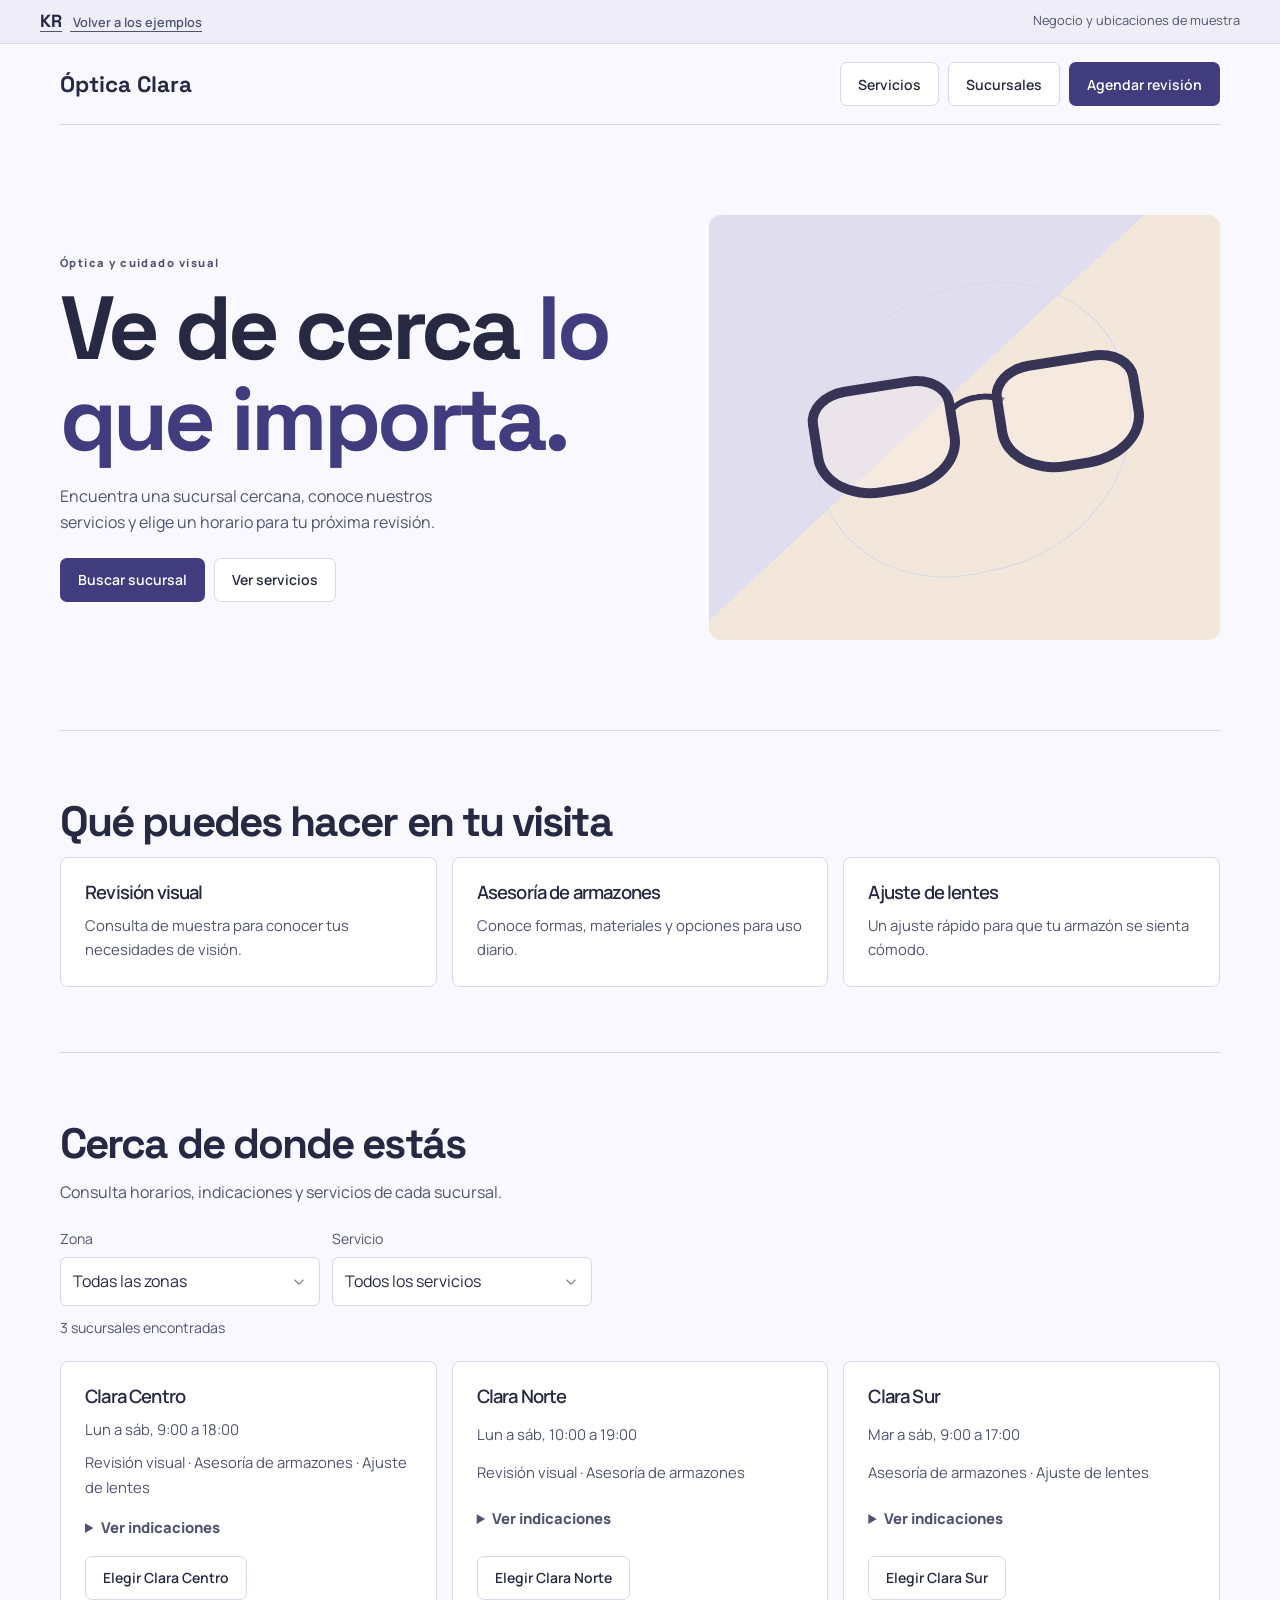
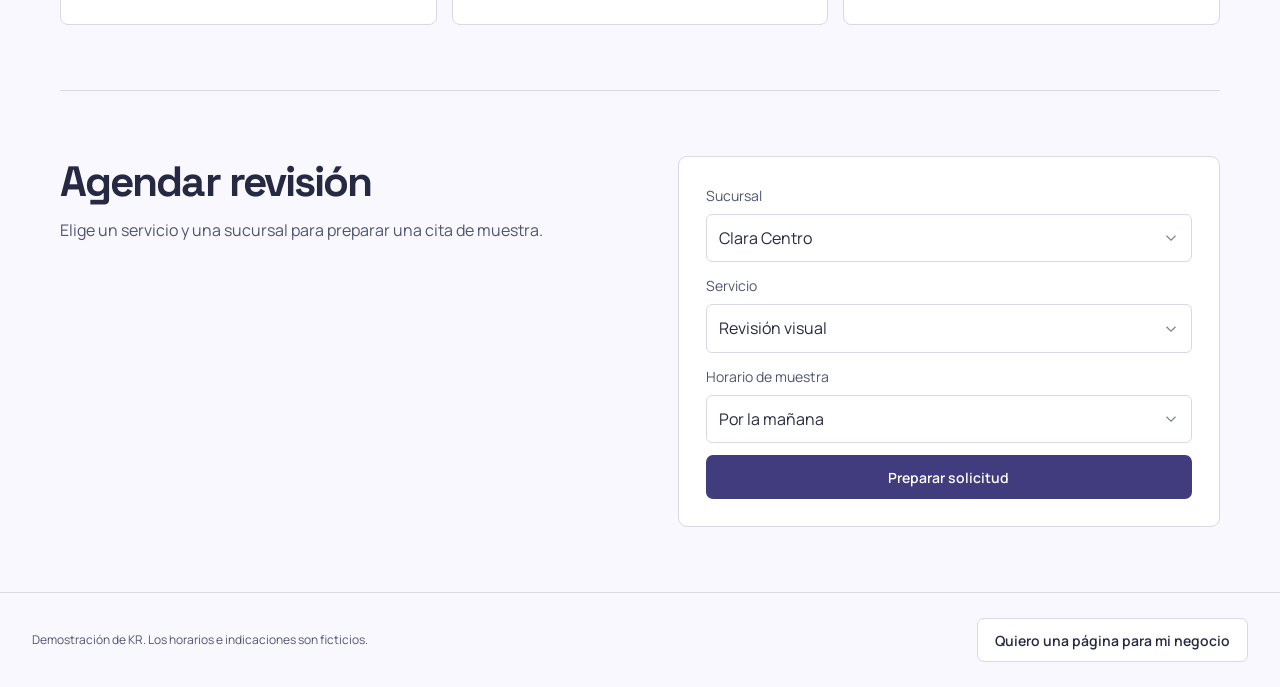
<file: examples/optica.html>
<!doctype html>
<html lang="es-MX">
<head>
  <meta charset="utf-8">
  <meta name="viewport" content="width=device-width, initial-scale=1">
  <title>Óptica Clara · Servicios y sucursales</title>
  <link rel="icon" href="../assets/favicon.svg">
  <link rel="stylesheet" href="base.css?v=7">
  <link rel="stylesheet" href="comercios.css">
  <link rel="stylesheet" href="sedes.css">
  <script defer src="sedes.js"></script>
</head>
<body class="optica">
  <a class="skip-demo" href="#contenido">Ir al contenido</a>
  <div class="preview-strip"><a href="../inicio.html#en-accion"><strong>KR</strong> Volver a los ejemplos</a><span>Negocio y ubicaciones de muestra</span></div>
  <main class="place-main" id="contenido">
    <nav class="place-nav" aria-label="Secciones de Óptica Clara"><a class="place-logo" href="#contenido">Óptica Clara</a><div class="place-links"><a class="secondary" href="#servicios">Servicios</a><a class="secondary" href="#sucursales">Sucursales</a><a class="primary" href="#consulta">Agendar revisión</a></div></nav>
    <section class="place-hero" aria-labelledby="place-heading">
      <div><p class="overline">Óptica y cuidado visual</p><h1 id="place-heading">Ve de cerca <span>lo que importa.</span></h1><p>Encuentra una sucursal cercana, conoce nuestros servicios y elige un horario para tu próxima revisión.</p><div class="place-links"><a class="primary" href="#sucursales">Buscar sucursal</a><a class="secondary" href="#servicios">Ver servicios</a></div></div>
      <div class="place-art" aria-hidden="true"><span class="place-lens left"></span><span class="place-bridge"></span><span class="place-lens right"></span></div>
    </section>
    <section class="place-break" id="servicios" aria-labelledby="place-services-heading"><h2 id="place-services-heading">Qué puedes hacer en tu visita</h2><div class="place-services"><article class="place-card"><h3>Revisión visual</h3><p>Consulta de muestra para conocer tus necesidades de visión.</p></article><article class="place-card"><h3>Asesoría de armazones</h3><p>Conoce formas, materiales y opciones para uso diario.</p></article><article class="place-card"><h3>Ajuste de lentes</h3><p>Un ajuste rápido para que tu armazón se sienta cómodo.</p></article></div></section>
    <section class="place-break" id="sucursales" aria-labelledby="place-locations-heading">
      <h2 id="place-locations-heading">Cerca de donde estás</h2><p>Consulta horarios, indicaciones y servicios de cada sucursal.</p>
      <div class="place-controls"><label class="field">Zona<select id="place-zone"><option value="">Todas las zonas</option><option value="centro">Centro</option><option value="norte">Norte</option><option value="sur">Sur</option></select></label><label class="field">Servicio<select id="place-service"><option value="">Todos los servicios</option><option value="revision">Revisión visual</option><option value="armazones">Asesoría de armazones</option><option value="ajuste">Ajuste de lentes</option></select></label></div>
      <p class="place-status" id="place-status" role="status"></p>
      <div class="place-locations" id="place-locations"><article class="place-card" data-location data-zone="centro" data-services="revision armazones ajuste">
          <h3>Clara Centro</h3><p>Lun a sáb, 9:00 a 18:00</p><p>Revisión visual · Asesoría de armazones · Ajuste de lentes</p>
          <details><summary>Ver indicaciones</summary><p>Plaza del centro, frente al kiosco. Entrada por el corredor principal.</p></details>
          <a class="secondary" href="#consulta" data-choose="Clara Centro">Elegir Clara Centro</a>
        </article><article class="place-card" data-location data-zone="norte" data-services="revision armazones">
          <h3>Clara Norte</h3><p>Lun a sáb, 10:00 a 19:00</p><p>Revisión visual · Asesoría de armazones</p>
          <details><summary>Ver indicaciones</summary><p>Galería Norte, local 08, a un costado de la entrada principal.</p></details>
          <a class="secondary" href="#consulta" data-choose="Clara Norte">Elegir Clara Norte</a>
        </article><article class="place-card" data-location data-zone="sur" data-services="armazones ajuste">
          <h3>Clara Sur</h3><p>Mar a sáb, 9:00 a 17:00</p><p>Asesoría de armazones · Ajuste de lentes</p>
          <details><summary>Ver indicaciones</summary><p>Paseo del Parque, planta baja, junto a la entrada sur.</p></details>
          <a class="secondary" href="#consulta" data-choose="Clara Sur">Elegir Clara Sur</a>
        </article></div>
    </section>
    <section class="place-break place-appointment" id="consulta" aria-labelledby="place-request-heading">
      <div><h2 id="place-request-heading" tabindex="-1">Agendar revisión</h2><p>Elige un servicio y una sucursal para preparar una cita de muestra.</p></div>
      <form class="place-form" id="place-form">
        <label class="field">Sucursal<select name="branch"><option>Clara Centro</option><option>Clara Norte</option><option>Clara Sur</option></select></label>
        <label class="field">Servicio<select name="activity"><option value="revision">Revisión visual</option><option value="armazones">Asesoría de armazones</option><option value="ajuste">Ajuste de lentes</option></select></label>
        <label class="field">Horario de muestra<select name="time"><option>Por la mañana</option><option>Al mediodía</option><option>Por la tarde</option></select></label>
        <button class="primary" type="submit">Preparar solicitud</button><p class="place-result" id="place-result" role="status" hidden></p>
      </form>
    </section>
  </main>
  <footer class="example-footer"><p>Demostración de KR. Los horarios e indicaciones son ficticios.</p><a class="secondary" href="../inicio.html#cotizar">Quiero una página para mi negocio</a></footer>
</body>
</html>
</file>
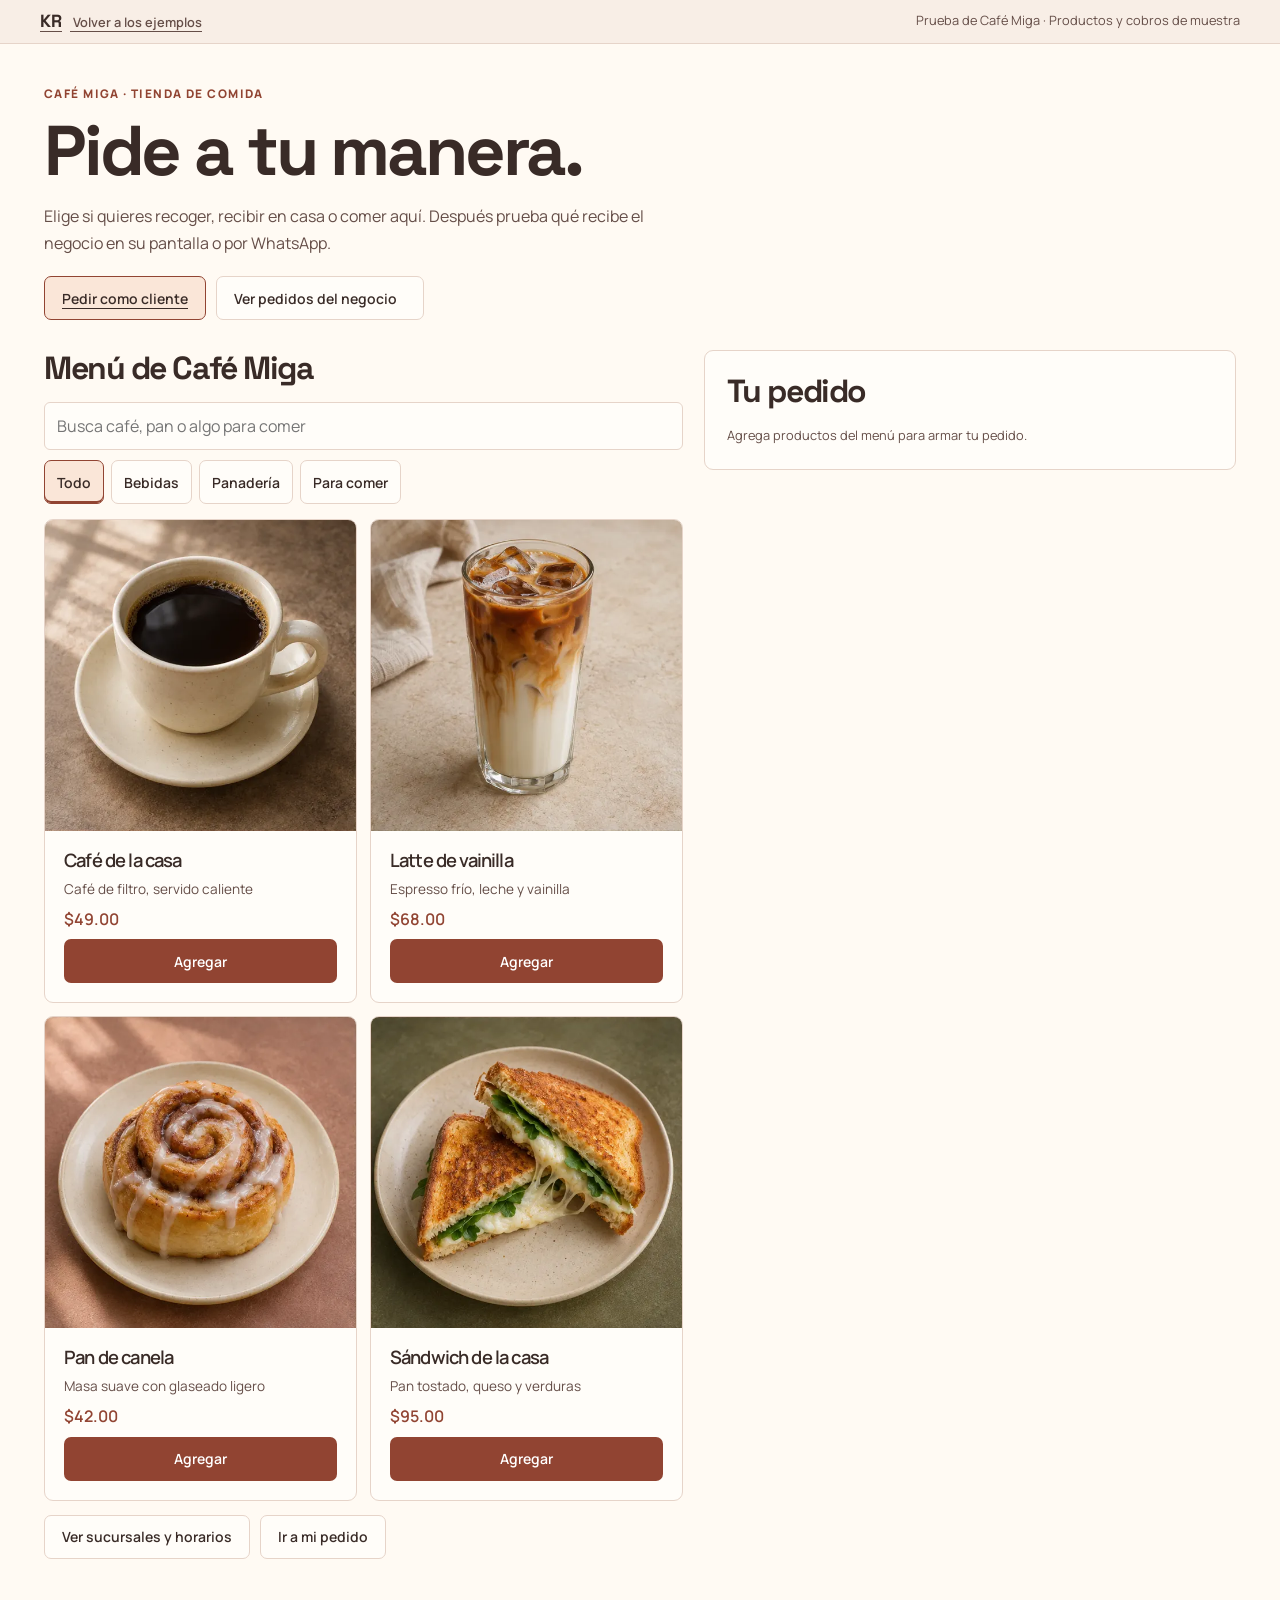
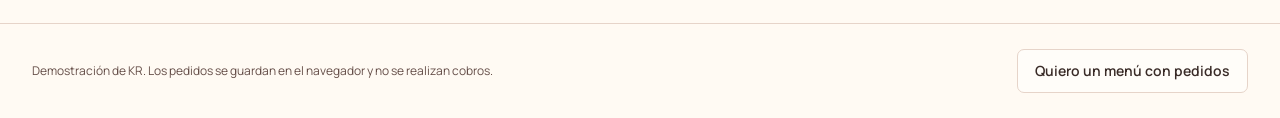
<file: examples/pedidos.html>
<!doctype html>
<html lang="es-MX">
<head>
  <meta charset="utf-8">
  <meta name="viewport" content="width=device-width, initial-scale=1">
  <title>Café Miga · Menú y pedidos</title>
  <link rel="icon" href="../assets/favicon.svg">
  <link rel="stylesheet" href="base.css?v=7">
  <link rel="stylesheet" href="comercios.css">
  <link rel="stylesheet" href="flujos.css?v=2">
  <link rel="stylesheet" href="catalogo.css">
  <script defer src="shared.js"></script>
  <script defer src="catalogo.js"></script>
  <script defer src="pedidos.js?v=3"></script>
</head>
<body class="miga">
  <a class="skip-demo" href="#contenido">Ir al contenido</a>
  <div class="preview-strip"><a href="../inicio.html#en-accion"><strong>KR</strong> Volver a los ejemplos</a><span>Prueba de Café Miga · Productos y cobros de muestra</span></div>
  <main class="demo-wrap flow-page" id="contenido">
    <header class="flow-header">
      <p class="shop-label">CAFÉ MIGA · TIENDA DE COMIDA</p>
      <h1>Pide a tu manera.</h1>
      <p>Elige si quieres recoger, recibir en casa o comer aquí. Después prueba qué recibe el negocio en su pantalla o por WhatsApp.</p>
      <nav class="flow-switch" aria-label="Vistas de pedidos">
        <a class="secondary" data-view="cliente" href="#cliente">Pedir como cliente</a>
        <a class="secondary" data-view="negocio" href="#negocio">Ver pedidos del negocio <span id="order-count"></span></a>
      </nav>
    </header>
    <section id="cliente" class="flow-board" aria-labelledby="client-title">
      <div><h2 id="client-title" tabindex="-1">Menú de Café Miga</h2><div id="product-list"></div><div class="flow-actions catalog-link-row"><a class="secondary" href="sucursales.html#sucursales">Ver sucursales y horarios</a><a class="secondary" href="#order-form">Ir a mi pedido</a></div></div>
      <form class="flow-panel" id="order-form">
        <h2 class="catalog-cart-title" id="cart-title" tabindex="-1">Tu pedido</h2><div id="basket"></div>
        <details class="catalog-checkout" id="order-checkout" hidden>
          <summary class="primary">Continuar con mi pedido</summary>
          <div>
        <fieldset class="flow-choices">
          <legend>¿Cómo quieres recibirlo?</legend>
          <label><input class="sr-only" type="radio" name="fulfillment" value="pickup" checked>Para recoger</label>
          <label><input class="sr-only" type="radio" name="fulfillment" value="delivery">A domicilio</label>
          <label><input class="sr-only" type="radio" name="fulfillment" value="dine">Comer aquí</label>
        </fieldset>
        <label class="field"><span id="branch-label">Recoger en</span><select name="branch"><option>Miga Centro</option><option>Miga Norte</option><option>Miga Sur</option></select></label>
        <label class="field" id="pickup-time-field">Hora para recoger<select name="pickupTime"></select></label>
        <label class="field" id="address-field" hidden>Dirección de ejemplo<input name="address" maxlength="140" placeholder="Ej. Avenida del Café 12"></label>
        <label class="field" id="dine-field" hidden>Mesa<select name="table"><option value="">La elijo al llegar</option><option value="01">Mesa 01</option><option value="02">Mesa 02</option><option value="03">Mesa 03</option><option value="04">Mesa 04</option></select></label>
        <label class="field">Cómo pagar<select name="payment"><option value="card">Tarjeta en la página · prueba</option><option value="whatsapp">Acordar pago por WhatsApp</option><option value="transfer">Transferencia al negocio</option><option value="pickup">Pagar al recoger</option></select></label>
        <p class="hint" id="payment-help"></p>
        <div class="order-send">
          <h3>Enviar pedido</h3>
          <button class="primary" type="submit" name="channel" value="board" id="confirm-order" disabled>Enviar al negocio</button>
          <button class="secondary" type="submit" name="channel" value="whatsapp" id="whatsapp-order" disabled>Preparar para WhatsApp</button>
          <p class="hint">En el primer caso aparece en el panel del negocio. Por WhatsApp puedes revisar el mensaje y elegir a quién enviarlo.</p>
        </div>
          </div>
        </details>
        <div class="inline-result flow-result" id="order-result" role="status" hidden></div>
      </form>
      <button class="primary catalog-jump" id="catalog-jump" type="button" hidden>Ver pedido <span></span><strong></strong></button>
    </section>
    <section id="negocio" aria-labelledby="business-title" hidden>
      <div class="board-heading"><div><h2 id="business-title" tabindex="-1">Pedidos del negocio</h2><p>Consulta cómo debe entregarse cada pedido, actualiza su estado y prepara el recibo.</p></div>
      <div class="flow-actions"><a class="primary" href="#cliente">Hacer otro pedido</a><a class="secondary" href="restaurante.html#meseros">Probar comandas de mesa</a></div></div>
      <div class="board-heading"><label class="field">Estado<select id="order-filter"><option value="">Todos</option><option value="received">Recibidos</option><option value="preparing">En preparación</option><option value="ready">Listos</option><option value="delivered">Entregados</option></select></label>
      <label class="field">Forma de entrega<select id="fulfillment-filter"><option value="">Todas</option><option value="pickup">Para recoger</option><option value="delivery">A domicilio</option><option value="dine">Comer aquí</option></select></label></div>
      <p id="board-status" role="status" class="hint"></p><div id="order-list" class="order-list"></div>
    </section>
    <noscript><p>Activa JavaScript para preparar y revisar pedidos de prueba.</p></noscript>
  </main>
  <footer class="example-footer"><p>Demostración de KR. Los pedidos se guardan en el navegador y no se realizan cobros.</p><a class="secondary" href="../inicio.html#cotizar">Quiero un menú con pedidos</a></footer>
  <dialog id="app-dialog" aria-label="Detalle de muestra"></dialog><div id="toast" class="toast" role="status"></div>
</body>
</html>
</file>
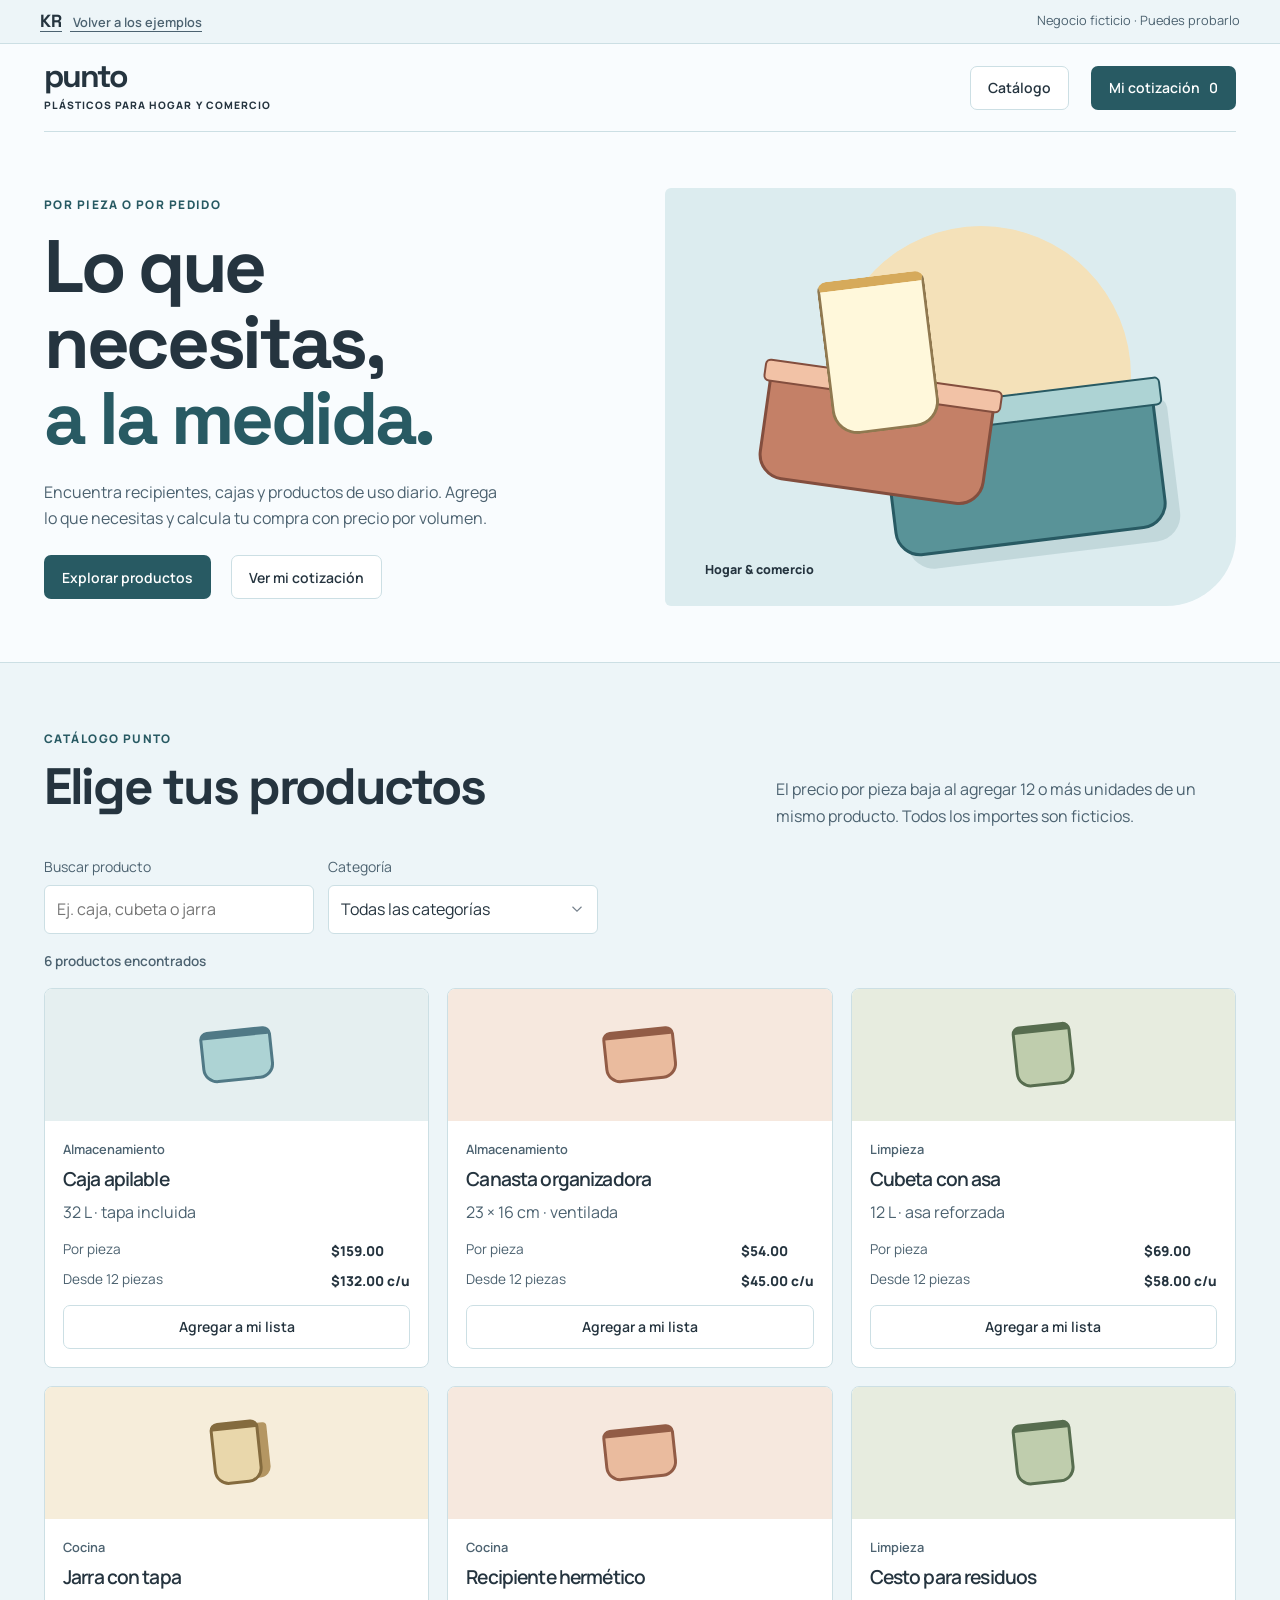
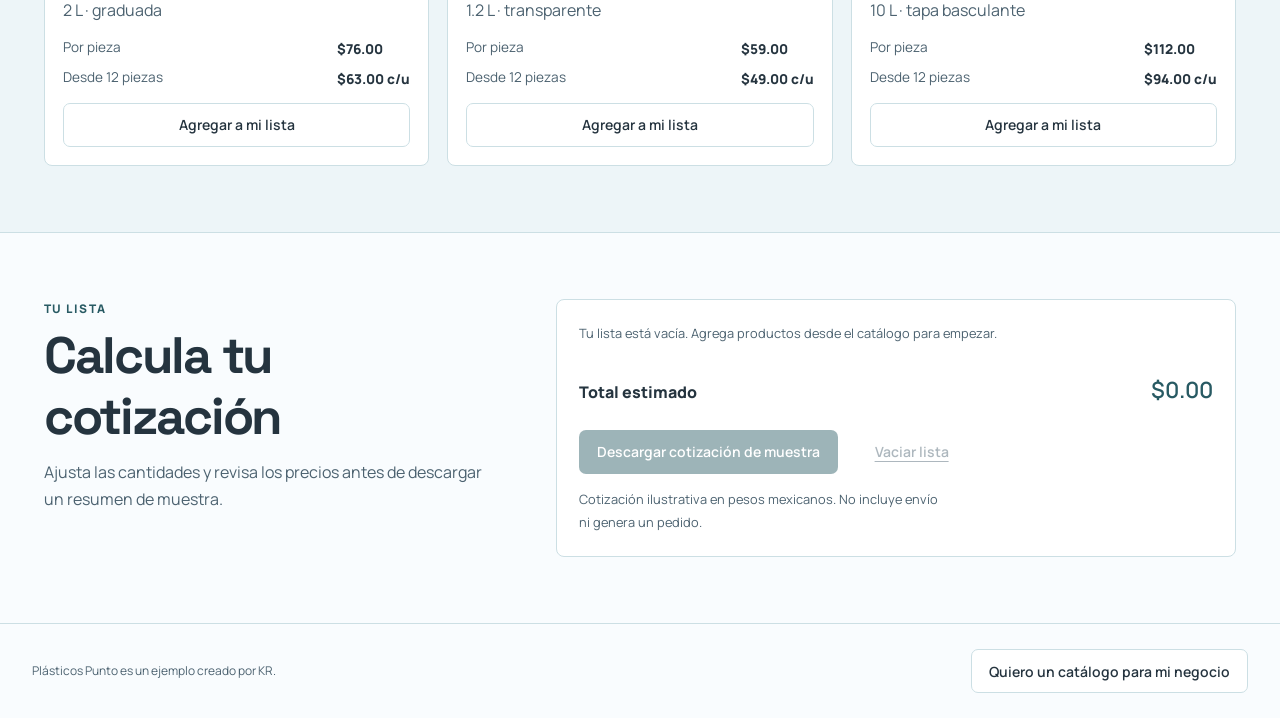
<file: examples/plasticos.html>
<!doctype html>
<html lang="es-MX">
<head>
  <meta charset="utf-8">
  <meta name="viewport" content="width=device-width, initial-scale=1">
  <meta name="description" content="Catálogo de plásticos para hogar y comercio con cotizador por volumen de muestra.">
  <title>Plásticos Punto — Catálogo y cotizador</title>
  <link rel="icon" href="../assets/favicon.svg">
  <link rel="stylesheet" href="base.css?v=7">
  <link rel="stylesheet" href="comercios.css">
  <script defer src="shared.js"></script>
  <script defer src="plasticos.js"></script>
</head>
<body class="plastics">
  <a class="skip-demo" href="#contenido">Ir al contenido</a>
  <div class="preview-strip"><a href="../inicio.html#en-accion"><strong>KR</strong> Volver a los ejemplos</a><span>Negocio ficticio · Puedes probarlo</span></div>
  <header class="demo-wrap shop-header"><a class="shop-logo" href="#contenido">punto<span>PLÁSTICOS PARA HOGAR Y COMERCIO</span></a><nav aria-label="Página de Plásticos Punto"><a class="secondary" href="#catalogo">Catálogo</a><a class="primary" href="#cotizacion">Mi cotización <span id="quote-count">0</span></a></nav></header>
  <main id="contenido">
    <section class="demo-wrap shop-hero">
      <div><p class="shop-label">POR PIEZA O POR PEDIDO</p><h1>Lo que necesitas, <span>a la medida.</span></h1><p>Encuentra recipientes, cajas y productos de uso diario. Agrega lo que necesitas y calcula tu compra con precio por volumen.</p><div class="shop-actions"><a class="primary" href="#catalogo">Explorar productos</a><a class="secondary" href="#cotizacion">Ver mi cotización</a></div></div>
      <div class="shop-illustration plastics-poster" aria-hidden="true"><div class="poster-sun"></div><div class="poster-bin"><span></span></div><div class="poster-basket"><span></span></div><div class="poster-jug"></div><span class="poster-caption">Hogar & comercio</span></div>
    </section>
    <section class="shop-band" id="catalogo"><div class="demo-wrap demo-section">
      <div class="demo-heading"><div><p class="shop-label">CATÁLOGO PUNTO</p><h2>Elige tus productos</h2></div><p>El precio por pieza baja al agregar 12 o más unidades de un mismo producto. Todos los importes son ficticios.</p></div>
      <div class="demo-controls"><label class="field">Buscar producto<input id="product-search" type="search" placeholder="Ej. caja, cubeta o jarra"></label><label class="field">Categoría<select id="product-category"><option value="">Todas las categorías</option><option>Almacenamiento</option><option>Limpieza</option><option>Cocina</option></select></label></div>
      <p class="result-count" id="product-count" role="status"></p>
      <div class="catalog-results" id="catalog-results"></div>
    </div></section>
    <section class="demo-wrap demo-section order-layout" id="cotizacion">
      <div><p class="shop-label">TU LISTA</p><h2>Calcula tu cotización</h2><p>Ajusta las cantidades y revisa los precios antes de descargar un resumen de muestra.</p></div>
      <div class="shop-form"><div id="quote-items"></div><div id="quote-total" class="quote-total" aria-live="polite"></div><div class="shop-actions"><button type="button" class="primary" id="download-quote" disabled>Descargar cotización de muestra</button><button type="button" class="ghost" id="clear-quote" disabled>Vaciar lista</button></div><p class="hint">Cotización ilustrativa en pesos mexicanos. No incluye envío ni genera un pedido.</p></div>
    </section>
    <noscript><p class="demo-wrap">Activa JavaScript para filtrar productos y armar la cotización.</p></noscript>
  </main>
  <footer class="example-footer"><p>Plásticos Punto es un ejemplo creado por KR.</p><a class="secondary" href="../inicio.html#contacto">Quiero un catálogo para mi negocio</a></footer>
  <dialog id="app-dialog" aria-label="Confirmar cambios"></dialog><div id="toast" class="toast" role="status"></div>
</body>
</html>
</file>
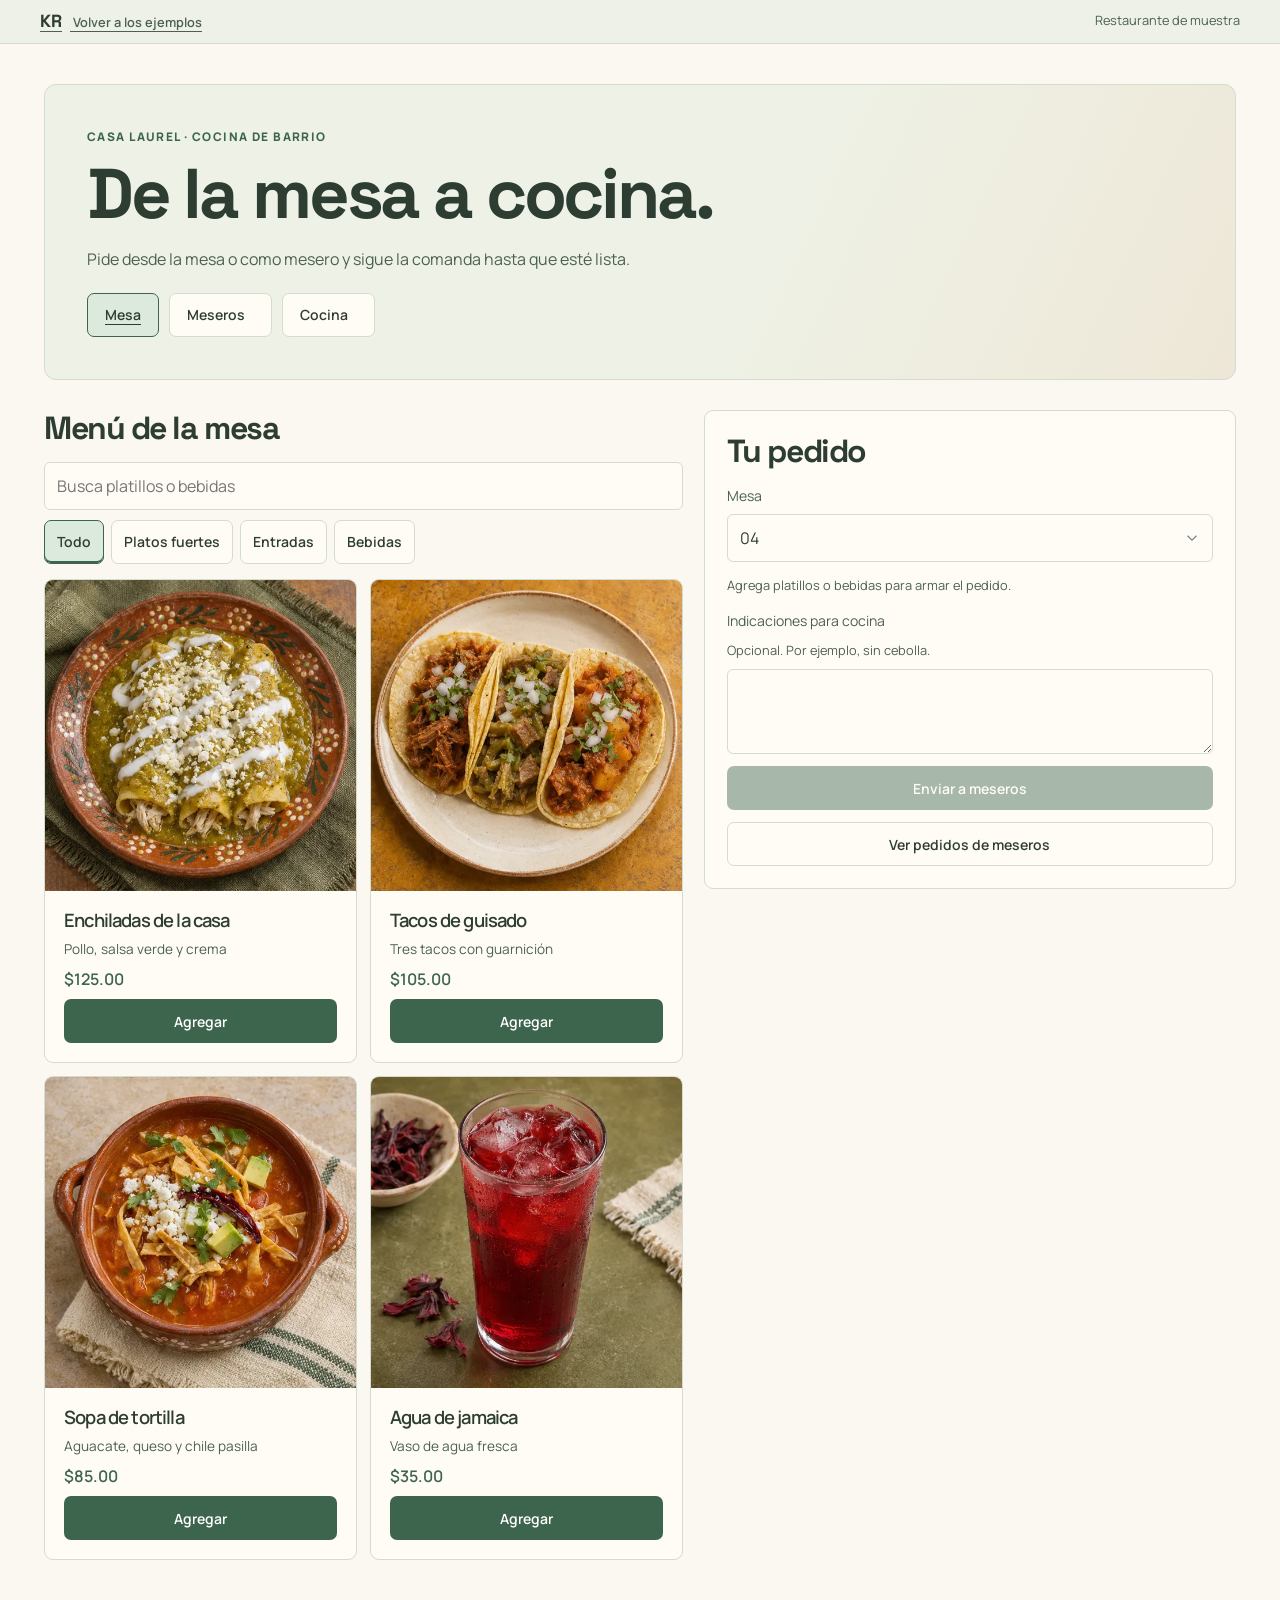
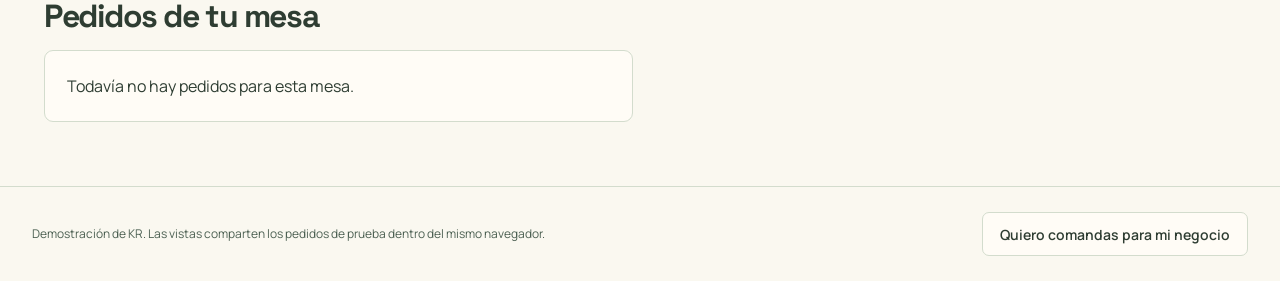
<file: examples/restaurante.html>
<!doctype html>
<html lang="es-MX">
<head>
  <meta charset="utf-8">
  <meta name="viewport" content="width=device-width, initial-scale=1">
  <title>Casa Laurel · Pedidos de mesa y comandas</title>
  <link rel="icon" href="../assets/favicon.svg">
  <link rel="stylesheet" href="base.css?v=7">
  <link rel="stylesheet" href="comercios.css">
  <link rel="stylesheet" href="flujos.css?v=2">
  <link rel="stylesheet" href="catalogo.css">
  <script defer src="shared.js"></script>
  <script defer src="catalogo.js"></script>
  <script defer src="restaurante.js?v=2"></script>
</head>
<body class="laurel">
  <a class="skip-demo" href="#contenido">Ir al contenido</a>
  <div class="preview-strip"><a href="../inicio.html#en-accion"><strong>KR</strong> Volver a los ejemplos</a><span>Restaurante de muestra</span></div>
  <main class="demo-wrap flow-page" id="contenido">
    <header class="flow-header laurel-header">
      <p class="shop-label">CASA LAUREL · COCINA DE BARRIO</p>
      <h1>De la mesa a cocina.</h1>
      <p>Pide desde la mesa o como mesero y sigue la comanda hasta que esté lista.</p>
      <nav class="flow-switch" aria-label="Vistas de Casa Laurel">
        <a class="secondary" data-view="mesa" href="#mesa">Mesa</a>
        <a class="secondary" data-view="meseros" href="#meseros">Meseros<span id="waiter-count"></span></a>
        <a class="secondary" data-view="cocina" href="#cocina">Cocina<span id="kitchen-count"></span></a>
      </nav>
    </header>
    <div id="order-station">
      <section class="flow-board" id="menu-de-mesa" aria-labelledby="station-title">
        <div>
          <h2 id="station-title" tabindex="-1">Menú de la mesa</h2>
          <div id="laurel-menu"></div>
        </div>
        <form class="flow-panel" id="table-form">
          <h2 class="catalog-cart-title" id="table-form-title" tabindex="-1">Tu pedido</h2>
          <label class="field">Mesa<select name="table" id="table-number"><option>01</option><option>02</option><option>03</option><option selected>04</option><option>05</option><option>06</option></select></label>
          <div id="table-basket"></div>
          <label class="field">Indicaciones para cocina <span class="hint">Opcional. Por ejemplo, sin cebolla.</span><textarea name="note" rows="2" maxlength="160"></textarea></label>
          <label class="field" id="staff-field" hidden>Mesero<select name="staff"><option value="">Sin asignar</option><option>Ana</option><option>Leo</option></select></label>
          <button class="primary" id="send-table-order" type="submit" disabled>Enviar a meseros</button>
          <div class="inline-result" id="table-result" role="status" hidden></div>
          <a class="secondary" id="station-next" href="#meseros">Ver pedidos de meseros</a>
        </form>
        <button class="primary catalog-jump" id="catalog-jump" type="button" hidden>Ver pedido <span></span><strong></strong></button>
      </section>
      <section class="saved-cuts" id="table-tracking" aria-labelledby="tracking-title">
        <h2 id="tracking-title">Pedidos de tu mesa</h2>
        <div class="order-list" id="table-orders"></div>
      </section>
    </div>
    <section id="waiter-station" aria-labelledby="waiter-title" hidden>
      <div class="board-heading">
        <div><h2 id="waiter-title" tabindex="-1">Pedidos de meseros</h2><p>Recibe los pedidos de mesa, envíalos a cocina y marca como servido cuando los lleves.</p></div>
        <div class="flow-actions"><a class="primary" href="#tomar-pedido">Tomar pedido</a><a class="secondary" href="#cocina">Ver cocina</a></div>
      </div>
      <p id="waiter-status" class="hint" role="status"></p>
      <div class="order-list" id="waiter-orders"></div>
    </section>
    <section id="kitchen-station" aria-labelledby="kitchen-title" hidden>
      <div class="board-heading">
        <div><h2 id="kitchen-title" tabindex="-1">Comandas de cocina</h2><p>Prepara las órdenes recibidas. Al marcar una lista, el aviso aparece en la vista de meseros.</p></div>
        <div class="flow-actions"><a class="secondary" href="#meseros">Ver meseros</a></div>
      </div>
      <p id="kitchen-status" class="hint" role="status"></p>
      <div class="order-list" id="kitchen-orders"></div>
    </section>
    <noscript><p>Activa JavaScript para enviar y recibir pedidos de prueba.</p></noscript>
  </main>
  <footer class="example-footer"><p>Demostración de KR. Las vistas comparten los pedidos de prueba dentro del mismo navegador.</p><a class="secondary" href="../inicio.html#cotizar">Quiero comandas para mi negocio</a></footer>
  <dialog id="app-dialog" aria-label="Casa Laurel"></dialog><div id="toast" class="toast" role="status"></div>
</body>
</html>
</file>
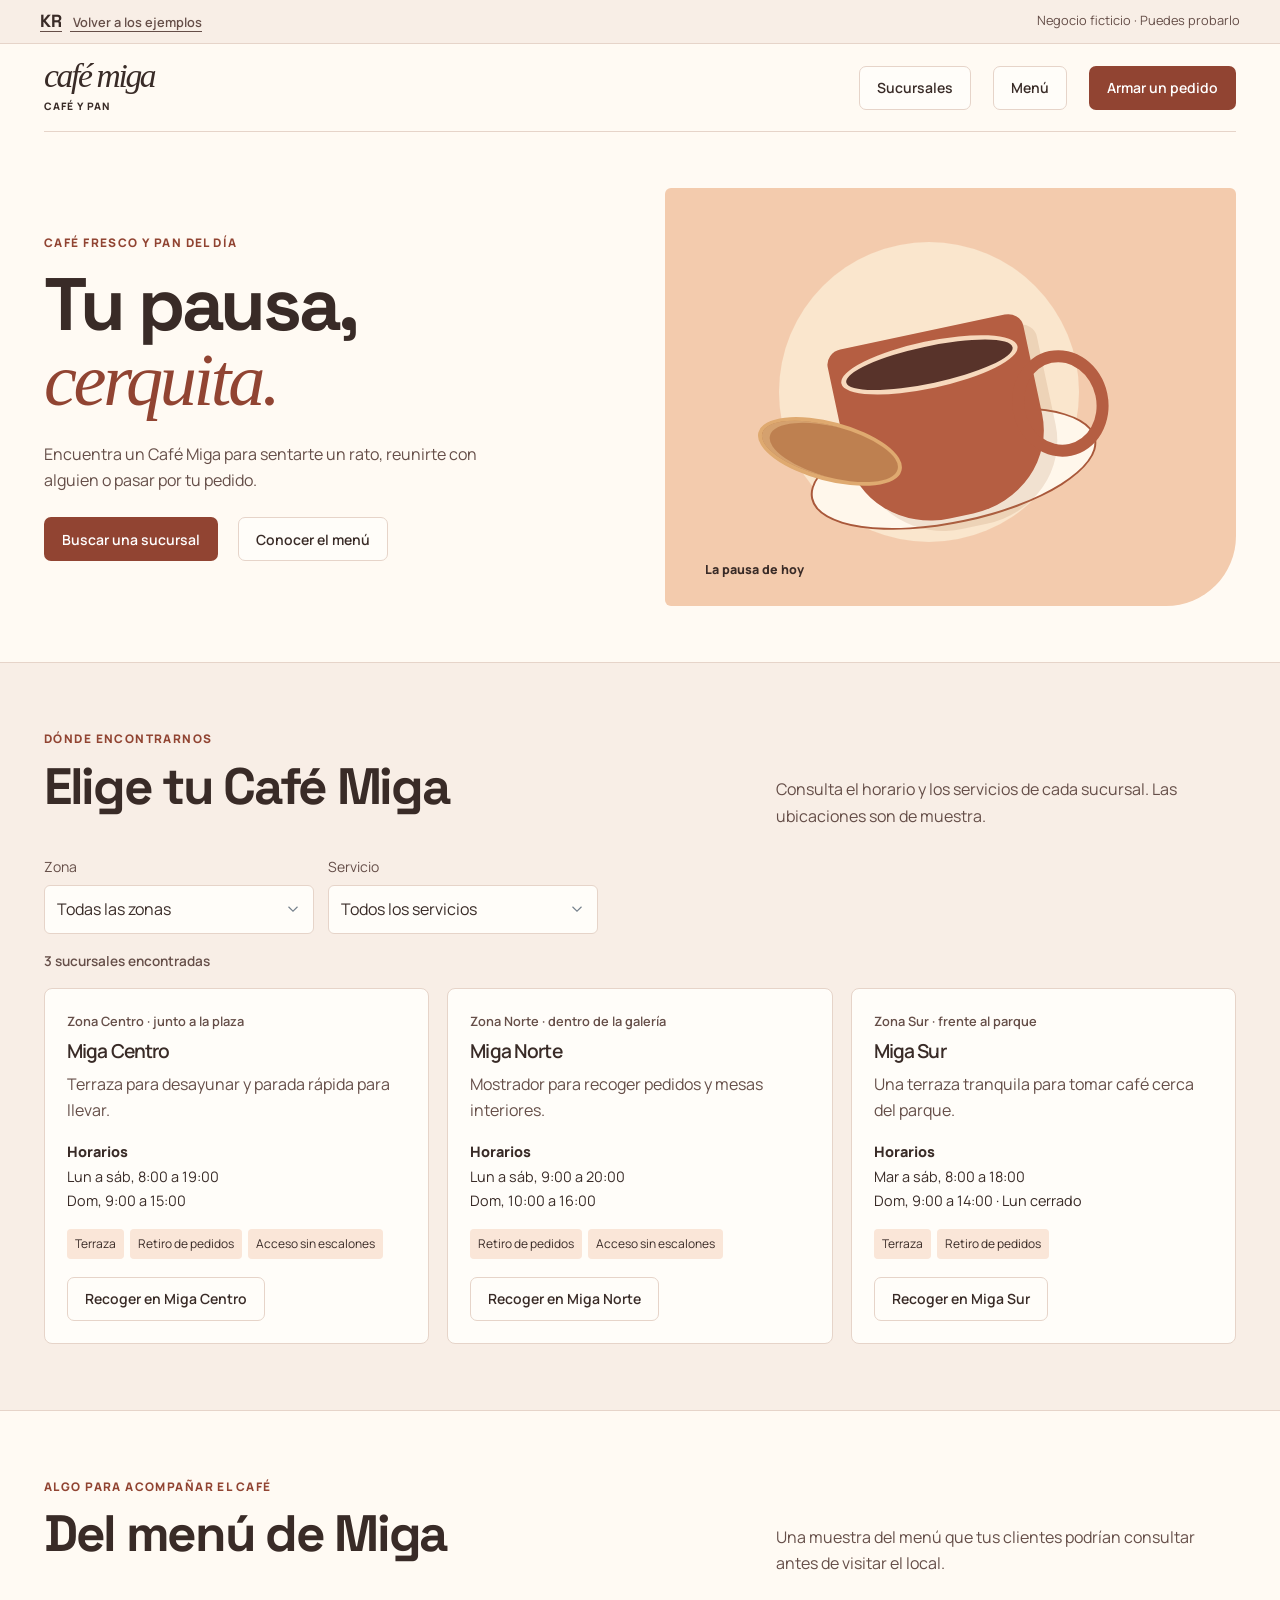
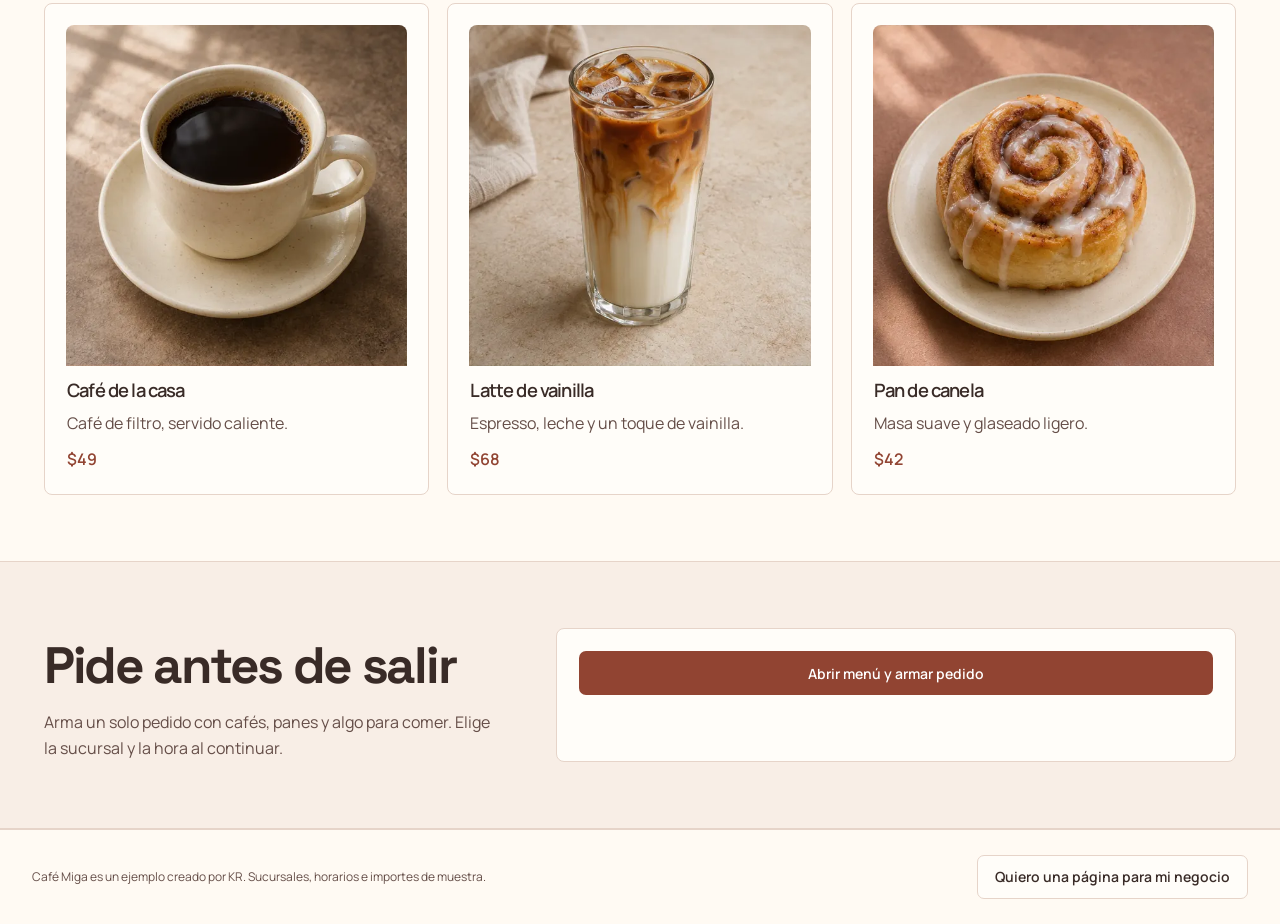
<file: examples/sucursales.html>
<!doctype html>
<html lang="es-MX">
<head>
  <meta charset="utf-8">
  <meta name="viewport" content="width=device-width, initial-scale=1">
  <meta name="description" content="Conoce las sucursales de Café Miga, consulta sus servicios y arma un pedido de ejemplo.">
  <title>Café Miga — Cafetería y sucursales</title>
  <link rel="icon" href="../assets/favicon.svg">
  <link rel="stylesheet" href="base.css?v=7">
  <link rel="stylesheet" href="comercios.css">
  <link rel="stylesheet" href="catalogo.css">
  <script defer src="sucursales.js?v=2"></script>
</head>
<body class="miga">
  <a class="skip-demo" href="#contenido">Ir al contenido</a>
  <div class="preview-strip"><a href="../inicio.html#en-accion"><strong>KR</strong> Volver a los ejemplos</a><span>Negocio ficticio · Puedes probarlo</span></div>
  <header class="demo-wrap shop-header"><a class="shop-logo" href="#contenido">café miga<span>CAFÉ Y PAN</span></a><nav aria-label="Página de Café Miga"><a class="secondary" href="#sucursales">Sucursales</a><a class="secondary" href="#menu">Menú</a><a class="primary" href="pedidos.html#cliente">Armar un pedido</a></nav></header>
  <main id="contenido">
    <section class="demo-wrap shop-hero">
      <div><p class="shop-label">CAFÉ FRESCO Y PAN DEL DÍA</p><h1>Tu pausa, <span>cerquita.</span></h1><p>Encuentra un Café Miga para sentarte un rato, reunirte con alguien o pasar por tu pedido.</p><div class="shop-actions"><a class="primary" href="#sucursales">Buscar una sucursal</a><a class="secondary" href="#menu">Conocer el menú</a></div></div>
      <div class="shop-illustration coffee-poster" aria-hidden="true"><div class="poster-sun"></div><div class="poster-plate"></div><div class="poster-cup"><span></span></div><div class="poster-bread"></div><span class="poster-caption">La pausa de hoy</span></div>
    </section>
    <section class="shop-band" id="sucursales"><div class="demo-wrap demo-section">
      <div class="demo-heading"><div><p class="shop-label">DÓNDE ENCONTRARNOS</p><h2>Elige tu Café Miga</h2></div><p>Consulta el horario y los servicios de cada sucursal. Las ubicaciones son de muestra.</p></div>
      <div class="demo-controls"><label class="field">Zona<select id="zone"><option value="">Todas las zonas</option><option value="centro">Centro</option><option value="norte">Norte</option><option value="sur">Sur</option></select></label><label class="field">Servicio<select id="branch-service"><option value="">Todos los servicios</option><option value="terraza">Terraza</option><option value="retiro">Retiro de pedidos</option><option value="acceso">Acceso sin escalones</option></select></label></div>
      <p class="result-count" id="branch-count" role="status"></p>
      <div class="branch-results" id="branch-results"></div>
    </div></section>
    <section class="demo-wrap demo-section" id="menu">
      <div class="demo-heading"><div><p class="shop-label">ALGO PARA ACOMPAÑAR EL CAFÉ</p><h2>Del menú de Miga</h2></div><p>Una muestra del menú que tus clientes podrían consultar antes de visitar el local.</p></div>
      <div class="menu-items"><article><span class="catalog-photo photo-miga photo-0 miga-menu-photo" aria-hidden="true"></span><h3>Café de la casa</h3><p>Café de filtro, servido caliente.</p><strong>$49</strong></article><article><span class="catalog-photo photo-miga photo-1 miga-menu-photo" aria-hidden="true"></span><h3>Latte de vainilla</h3><p>Espresso, leche y un toque de vainilla.</p><strong>$68</strong></article><article><span class="catalog-photo photo-miga photo-2 miga-menu-photo" aria-hidden="true"></span><h3>Pan de canela</h3><p>Masa suave y glaseado ligero.</p><strong>$42</strong></article></div>
    </section>
    <section class="shop-band" id="pedido"><div class="demo-wrap demo-section order-layout">
      <div><h2>Pide antes de salir</h2><p>Arma un solo pedido con cafés, panes y algo para comer. Elige la sucursal y la hora al continuar.</p></div>
      <div class="shop-form"><a class="primary" href="pedidos.html#cliente">Abrir menú y armar pedido</a></div>
    </div></section>
    <noscript><p class="demo-wrap">Activa JavaScript para filtrar las sucursales.</p></noscript>
  </main>
  <footer class="example-footer"><p>Café Miga es un ejemplo creado por KR. Sucursales, horarios e importes de muestra.</p><a class="secondary" href="../inicio.html#contacto">Quiero una página para mi negocio</a></footer>
</body>
</html>
</file>
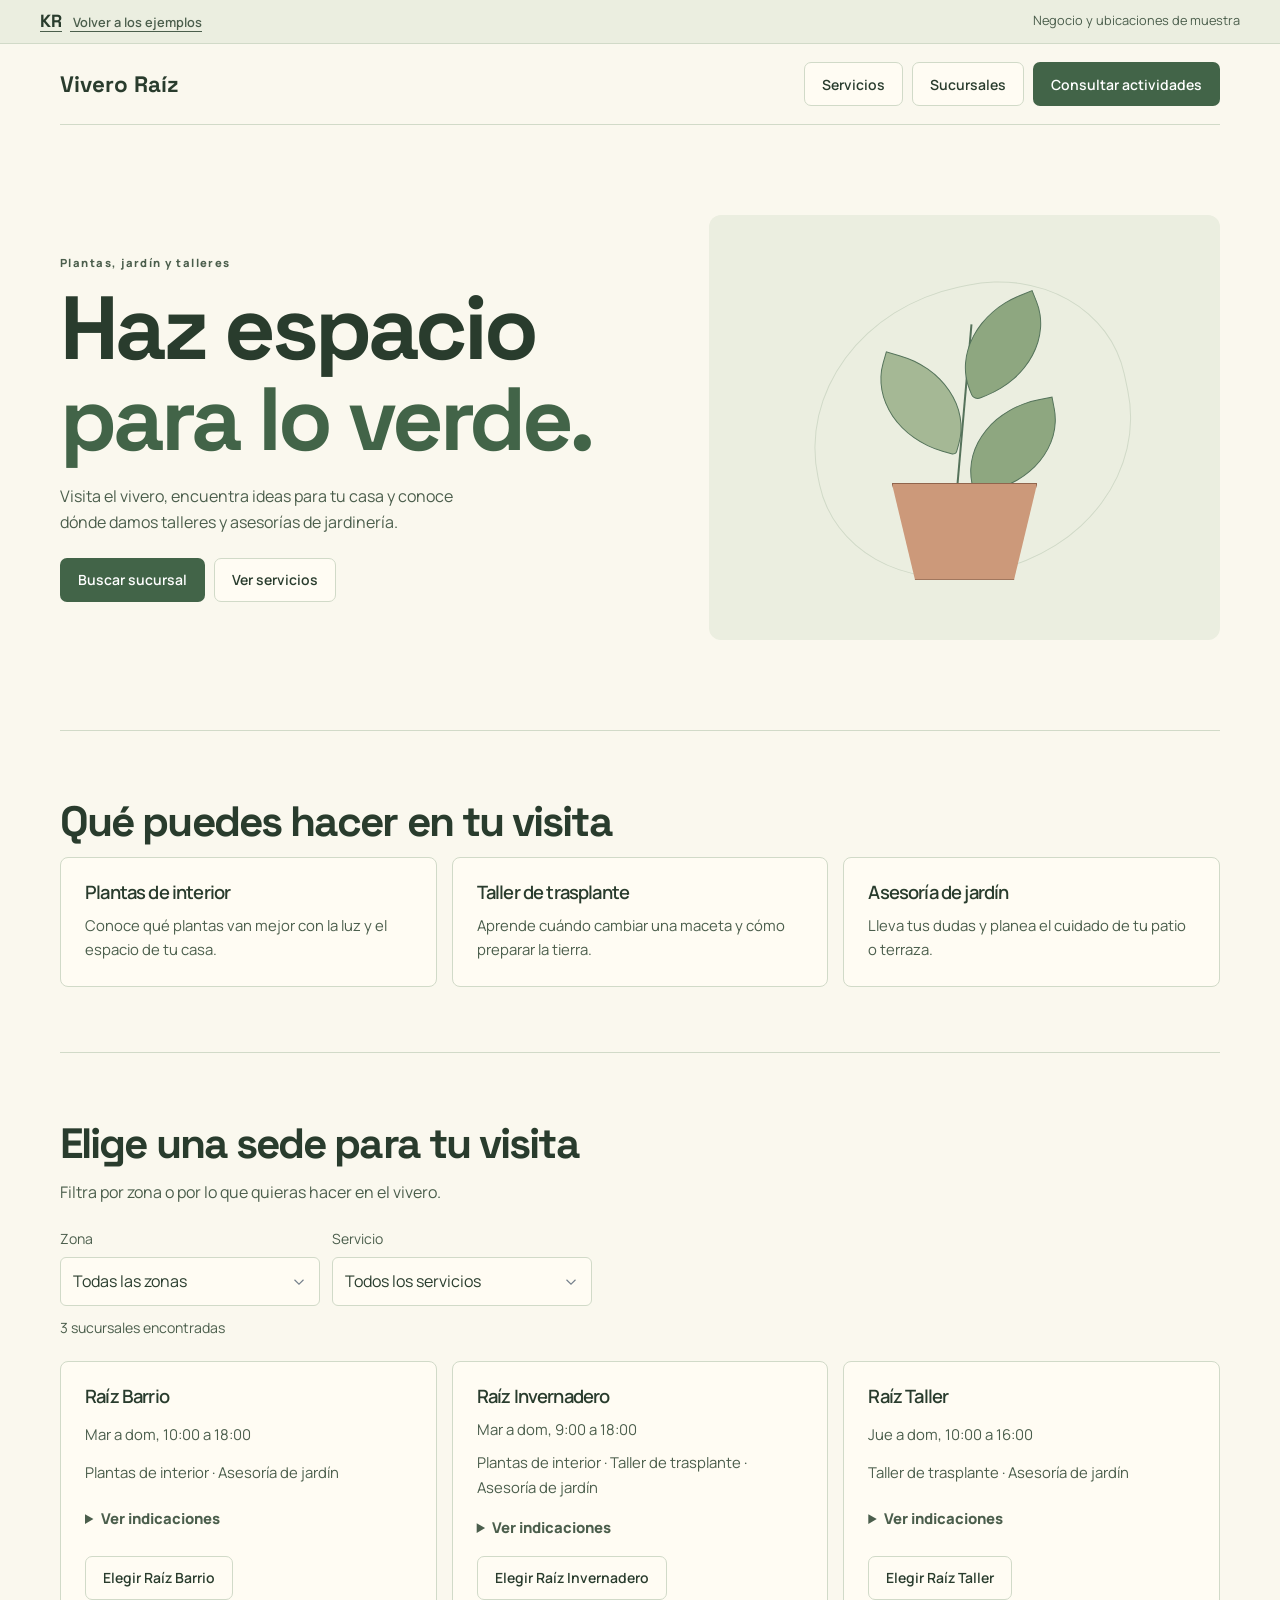
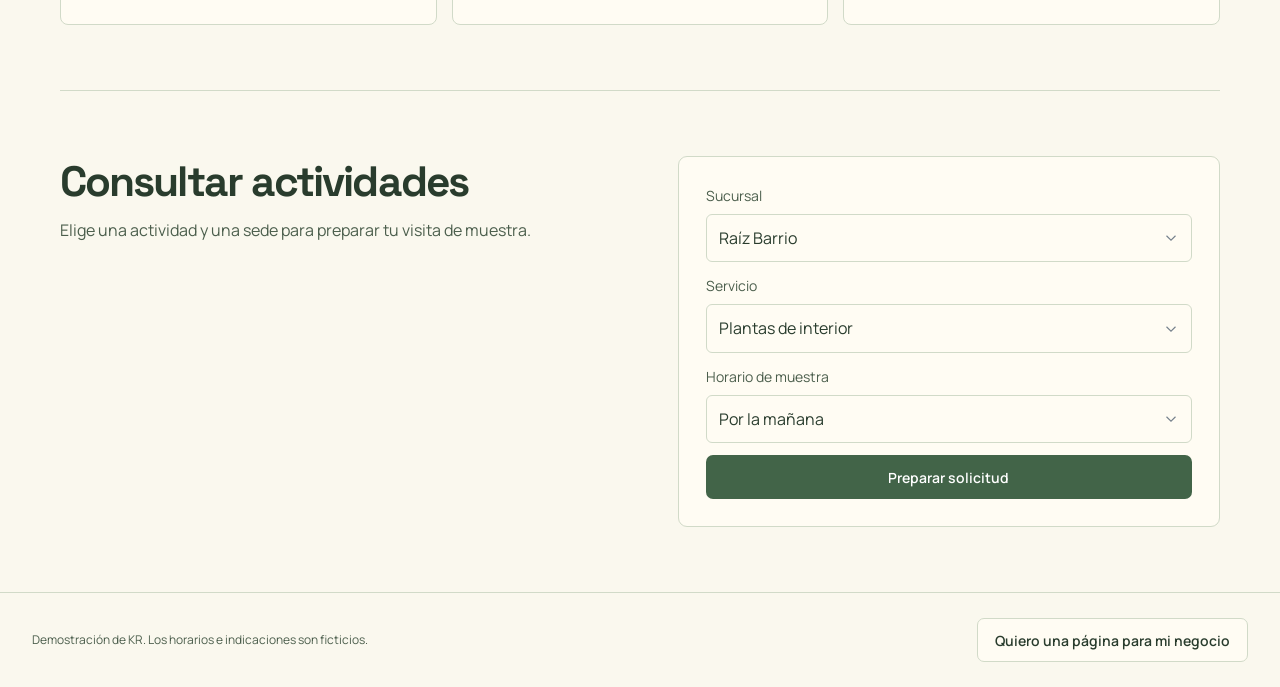
<file: examples/vivero.html>
<!doctype html>
<html lang="es-MX">
<head>
  <meta charset="utf-8">
  <meta name="viewport" content="width=device-width, initial-scale=1">
  <title>Vivero Raíz · Servicios y sucursales</title>
  <link rel="icon" href="../assets/favicon.svg">
  <link rel="stylesheet" href="base.css?v=7">
  <link rel="stylesheet" href="comercios.css">
  <link rel="stylesheet" href="sedes.css">
  <script defer src="sedes.js"></script>
</head>
<body class="vivero">
  <a class="skip-demo" href="#contenido">Ir al contenido</a>
  <div class="preview-strip"><a href="../inicio.html#en-accion"><strong>KR</strong> Volver a los ejemplos</a><span>Negocio y ubicaciones de muestra</span></div>
  <main class="place-main" id="contenido">
    <nav class="place-nav" aria-label="Secciones de Vivero Raíz"><a class="place-logo" href="#contenido">Vivero Raíz</a><div class="place-links"><a class="secondary" href="#servicios">Servicios</a><a class="secondary" href="#sucursales">Sucursales</a><a class="primary" href="#consulta">Consultar actividades</a></div></nav>
    <section class="place-hero" aria-labelledby="place-heading">
      <div><p class="overline">Plantas, jardín y talleres</p><h1 id="place-heading">Haz espacio <span>para lo verde.</span></h1><p>Visita el vivero, encuentra ideas para tu casa y conoce dónde damos talleres y asesorías de jardinería.</p><div class="place-links"><a class="primary" href="#sucursales">Buscar sucursal</a><a class="secondary" href="#servicios">Ver servicios</a></div></div>
      <div class="place-art" aria-hidden="true"><span class="place-plant"><i></i><i></i><i></i><b></b></span></div>
    </section>
    <section class="place-break" id="servicios" aria-labelledby="place-services-heading"><h2 id="place-services-heading">Qué puedes hacer en tu visita</h2><div class="place-services"><article class="place-card"><h3>Plantas de interior</h3><p>Conoce qué plantas van mejor con la luz y el espacio de tu casa.</p></article><article class="place-card"><h3>Taller de trasplante</h3><p>Aprende cuándo cambiar una maceta y cómo preparar la tierra.</p></article><article class="place-card"><h3>Asesoría de jardín</h3><p>Lleva tus dudas y planea el cuidado de tu patio o terraza.</p></article></div></section>
    <section class="place-break" id="sucursales" aria-labelledby="place-locations-heading">
      <h2 id="place-locations-heading">Elige una sede para tu visita</h2><p>Filtra por zona o por lo que quieras hacer en el vivero.</p>
      <div class="place-controls"><label class="field">Zona<select id="place-zone"><option value="">Todas las zonas</option><option value="centro">Centro</option><option value="norte">Norte</option><option value="sur">Sur</option></select></label><label class="field">Servicio<select id="place-service"><option value="">Todos los servicios</option><option value="interior">Plantas de interior</option><option value="taller">Taller de trasplante</option><option value="asesoria">Asesoría de jardín</option></select></label></div>
      <p class="place-status" id="place-status" role="status"></p>
      <div class="place-locations" id="place-locations"><article class="place-card" data-location data-zone="centro" data-services="interior asesoria">
          <h3>Raíz Barrio</h3><p>Mar a dom, 10:00 a 18:00</p><p>Plantas de interior · Asesoría de jardín</p>
          <details><summary>Ver indicaciones</summary><p>Calle del Mercado, atrás de la plaza. Acceso por el portón verde.</p></details>
          <a class="secondary" href="#consulta" data-choose="Raíz Barrio">Elegir Raíz Barrio</a>
        </article><article class="place-card" data-location data-zone="norte" data-services="interior taller asesoria">
          <h3>Raíz Invernadero</h3><p>Mar a dom, 9:00 a 18:00</p><p>Plantas de interior · Taller de trasplante · Asesoría de jardín</p>
          <details><summary>Ver indicaciones</summary><p>Camino a la Estación, frente al mural del jardín.</p></details>
          <a class="secondary" href="#consulta" data-choose="Raíz Invernadero">Elegir Raíz Invernadero</a>
        </article><article class="place-card" data-location data-zone="sur" data-services="taller asesoria">
          <h3>Raíz Taller</h3><p>Jue a dom, 10:00 a 16:00</p><p>Taller de trasplante · Asesoría de jardín</p>
          <details><summary>Ver indicaciones</summary><p>Paseo del Río, a un lado del puente peatonal.</p></details>
          <a class="secondary" href="#consulta" data-choose="Raíz Taller">Elegir Raíz Taller</a>
        </article></div>
    </section>
    <section class="place-break place-appointment" id="consulta" aria-labelledby="place-request-heading">
      <div><h2 id="place-request-heading" tabindex="-1">Consultar actividades</h2><p>Elige una actividad y una sede para preparar tu visita de muestra.</p></div>
      <form class="place-form" id="place-form">
        <label class="field">Sucursal<select name="branch"><option>Raíz Barrio</option><option>Raíz Invernadero</option><option>Raíz Taller</option></select></label>
        <label class="field">Servicio<select name="activity"><option value="interior">Plantas de interior</option><option value="taller">Taller de trasplante</option><option value="asesoria">Asesoría de jardín</option></select></label>
        <label class="field">Horario de muestra<select name="time"><option>Por la mañana</option><option>Al mediodía</option><option>Por la tarde</option></select></label>
        <button class="primary" type="submit">Preparar solicitud</button><p class="place-result" id="place-result" role="status" hidden></p>
      </form>
    </section>
  </main>
  <footer class="example-footer"><p>Demostración de KR. Los horarios e indicaciones son ficticios.</p><a class="secondary" href="../inicio.html#cotizar">Quiero una página para mi negocio</a></footer>
</body>
</html>
</file>
<file: kr-estudio.css>
@font-face{font-family:Manrope;src:url('assets/manrope-regular.ttf') format('truetype');font-weight:400;font-display:swap}
@font-face{font-family:Manrope;src:url('assets/manrope-semibold.ttf') format('truetype');font-weight:600 700;font-display:swap}
@font-face{font-family:Manrope;src:url('assets/manrope-extrabold.ttf') format('truetype');font-weight:800;font-display:swap}
@font-face{font-family:Space;src:url('assets/space-grotesk-bold.ttf') format('truetype');font-weight:700;font-display:swap}
:root{--paper:#fcfdfd;--ink:#0b3038;--muted:#5c7176;--teal:#007e87;--bright:#17bdc5;--line:#d7e3e5;--soft:#edf5f5;--focus:#007e87}
*{box-sizing:border-box}html{scroll-behavior:smooth;scroll-padding-top:110px}body{margin:0;color:var(--ink);background:var(--paper);font:400 1rem/1.75 Manrope,'Segoe UI',sans-serif;-webkit-font-smoothing:antialiased}button,input,select,textarea{font:inherit}button,a{touch-action:manipulation;-webkit-tap-highlight-color:transparent}button{cursor:pointer}a{color:inherit;text-decoration:none}h1,h2,h3,p{margin:0}h1,h2,h3{line-height:1.15;letter-spacing:-.045em}h1,h2{font-family:Space,Manrope,sans-serif;font-weight:700}h1{font-size:clamp(3.8rem,6.1vw,5.5rem);line-height:1.035;letter-spacing:-.065em}h2{font-size:clamp(2.25rem,3.6vw,3.35rem);line-height:1.12}h3{font-size:1.35rem;font-weight:800}button:focus-visible,a:focus-visible,summary:focus-visible{outline:3px solid var(--focus);outline-offset:5px}input:focus-visible,textarea:focus-visible,select:focus-visible{outline:2px solid var(--focus);outline-offset:3px}::selection{background:#9ee4e3;color:#0b3038}[hidden]{display:none!important}.container{width:calc(100% - 112px);max-width:1280px;margin-inline:auto}.section{padding-block:110px}.section-label{font-size:.875rem;color:var(--teal);font-weight:700;margin-bottom:22px;line-height:1.7;letter-spacing:.015em}.section-heading{display:flex;justify-content:space-between;align-items:flex-end;gap:50px;margin-bottom:45px}.section-heading>p{max-width:390px;color:var(--muted);font-size:1rem;line-height:1.9;padding-bottom:2px}.button{display:inline-flex;justify-content:center;align-items:center;gap:10px;padding:15px 23px;min-height:54px;border:1px solid transparent;border-radius:5px;font-size:.875rem;font-weight:800;line-height:1.5;transition:background .2s,transform .2s}.primary{background:var(--ink);color:#fff}.primary:hover{background:#17606b;transform:translateY(-2px)}.quiet-link{display:inline-block;font-size:.875rem;font-weight:800;padding-block:10px;text-decoration:underline;text-decoration-color:#89b9c0;text-underline-offset:6px}.quiet-link:hover{color:var(--teal);text-decoration-color:var(--teal)}.visually-hidden{position:absolute;width:1px;height:1px;overflow:hidden;clip-path:inset(50%);white-space:nowrap}.skip{position:fixed;top:12px;left:18px;z-index:90;background:var(--ink);color:white;padding:12px 20px;transform:translateY(-180%)}.skip:focus{transform:none}
.site-header{position:sticky;top:0;z-index:50;background:#fcfdfdf5;border-bottom:1px solid var(--line);backdrop-filter:blur(15px)}.header-inner{display:flex;align-items:center;justify-content:space-between;gap:25px;min-height:96px}.logo{display:flex;gap:17px;align-items:center;flex-shrink:0}.logo-letters{font:700 2.85rem/.9 Space;letter-spacing:-.085em;position:relative;display:block;padding-bottom:9px}.logo-line{position:absolute;bottom:0;left:1px;right:0;height:4px;background:var(--bright)}.logo-description{font-size:.7rem;font-weight:600;line-height:1.55;color:#617479;border-left:1px solid #c6d7da;padding-left:15px}.navigation{display:flex;align-items:center;gap:30px;font-size:.875rem;font-weight:600}.navigation>a{transition:color .2s}.navigation>a:not(.nav-cta):hover{color:var(--teal);text-decoration:underline;text-underline-offset:7px}.navigation .nav-cta{border:1px solid var(--ink);padding:10px 18px;border-radius:5px;margin-left:8px}.nav-cta:hover{background:var(--ink);color:white}.menu-button{display:none;width:44px;height:44px;border:1px solid #c9dbdf;background:#fff;border-radius:5px;padding:11px}.menu-button span{display:block;height:2px;width:20px;background:var(--ink);margin:5px 0;transition:transform .2s}
.hero{display:grid;grid-template-columns:minmax(0,1.16fr) minmax(0,.9fr);gap:85px;align-items:center;padding-top:80px;padding-bottom:85px}.hero h1 span{color:var(--teal)}.hero .section-label{margin-bottom:26px}.hero-intro{font-size:1.05rem;line-height:1.9;color:var(--muted);max-width:490px;margin-top:29px}.hero-actions{display:flex;align-items:center;gap:25px;margin-top:30px;flex-wrap:wrap}.hero-personal{font-size:.8rem;line-height:1.8;color:#6c8389;margin-top:28px;max-width:410px}.benefit-band{background:#f0f6f6;border-block:1px solid var(--line)}.benefit-inner{display:grid;grid-template-columns:repeat(3,1fr);padding-block:24px;gap:25px}.benefit-inner p{font-size:.8rem;font-weight:600;padding-left:21px;border-left:2px solid #a4d1d5}.benefit-inner p:first-child{padding-left:0;border-left:0}
.services{display:grid;grid-template-columns:minmax(0,.85fr) minmax(0,1.3fr);gap:110px}.services-intro h2{font-size:clamp(2.2rem,3.2vw,3rem);margin-bottom:25px}.services-intro>p:not(.section-label){font-size:1rem;color:var(--muted);line-height:1.95;max-width:335px;margin-bottom:23px}.service-list{border-top:1px solid #aac8ce;min-width:0}.service{border-bottom:1px solid var(--line);padding-inline:0}.service summary{list-style:none;cursor:pointer;display:flex;align-items:center;justify-content:space-between;gap:20px;min-height:90px;font-size:1.15rem;font-weight:800;letter-spacing:-.035em;line-height:1.4;padding-block:23px}.service summary::-webkit-details-marker,.faq summary::-webkit-details-marker{display:none}.expand-icon{display:block;position:relative;width:20px;height:20px;flex-shrink:0}.expand-icon:before,.expand-icon:after{content:'';position:absolute;background:#537f88;top:9px;left:3px;width:14px;height:1px;transition:transform .2s}.expand-icon:after{transform:rotate(90deg)}details[open]>summary .expand-icon:after{transform:rotate(0)}.service-content{padding-bottom:27px;animation:content-in .2s ease}.service-content>p{font-size:1rem;color:var(--muted);line-height:1.9;max-width:560px}.service-content ul{margin:20px 0 22px;padding-left:18px;display:grid;gap:8px;color:#3c616a;font-size:.9rem}.service-content li::marker{color:#3d9ca5}.service-content a{font-size:.8rem;font-weight:800;text-decoration:underline;text-decoration-color:#a6c7cd;text-underline-offset:5px;display:inline-block;padding-block:8px}.service-content a:hover{color:var(--teal)}.service-links{display:flex;gap:8px 24px;flex-wrap:wrap}
.examples-section{background:#edf3f3;border-block:1px solid #e2ebed}.examples-section .section-heading{margin-bottom:30px}.example-filters{display:flex;gap:8px;flex-wrap:wrap;margin-bottom:35px}.filter{min-height:43px;border:1px solid #c9dadd;background:transparent;border-radius:4px;padding:10px 17px;color:#55727a;font-size:.8rem;font-weight:600;transition:background .2s,border-color .2s}.filter.active{background:#0b3038;color:white;border-color:#0b3038}.filter:hover:not(.active){border-color:#70a4ae;background:#e2eeee}.example-grid{display:grid;grid-template-columns:repeat(12,minmax(0,1fr));gap:40px 27px;align-items:start}.example{min-width:0;grid-column:span 5;background:white;box-shadow:0 0 0 1px #d5e2e4;border-radius:6px;overflow:hidden;animation:content-in .3s ease}.hardware-example,.salon-example{grid-column:span 7}.project-art{position:relative;display:block;height:335px;padding:27px;overflow:hidden;isolation:isolate}.project-brand{font-size:1.1rem;font-weight:800;letter-spacing:-.035em;line-height:1.1;position:relative;z-index:2}.project-brand span{display:block;font-size:.5rem;font-weight:600;letter-spacing:.12em;margin-top:7px}.sample-tag{position:absolute;top:29px;right:27px;border:1px solid currentColor;padding:4px 7px;border-radius:3px;font-size:.55rem;letter-spacing:.08em;opacity:.65;z-index:3}.hardware-art{background:#e8bb43;color:#1c2b3d}.hardware-wordmark{font:700 3.9rem/.97 Space;letter-spacing:-.065em;position:absolute;left:27px;top:119px;z-index:2}.hardware-paper{position:absolute;right:26px;top:78px;width:230px;padding:20px;background:#1c2b3d;color:#eff3f7;transform:rotate(7deg);border-radius:6px;box-shadow:0 14px 25px #1726381a;transition:transform .35s}.hardware-paper>span{display:block;color:#98abbd;font-size:.55rem;font-weight:700;letter-spacing:.11em;margin-bottom:8px}.hardware-paper p{padding:11px 0;border-bottom:1px solid #ffffff1a;font-size:.7rem;line-height:1.7}.hardware-paper p:last-child{border:0}.hardware-paper b{display:block;color:#f0c553;font-size:.8rem;font-weight:600}.hardware-art:hover .hardware-paper{transform:rotate(3deg) translateY(-4px)}.fashion-art{background:#3c5146;color:#eff1e6}.fashion-brand{font:700 1.7rem Space;letter-spacing:-.06em}.fashion-brand span{font-family:Manrope;letter-spacing:.08em;font-size:.45rem}.fashion-phrase{position:absolute;left:27px;top:124px;font:700 2.9rem/.98 Space;letter-spacing:-.055em;z-index:2}.fashion-garment{position:absolute;width:210px;height:235px;right:-6px;top:83px;transform:rotate(12deg);filter:drop-shadow(6px 10px 7px #16271a22);transition:transform .35s}.fashion-art:hover .fashion-garment{transform:rotate(6deg) translateY(-5px)}.fashion-small{position:absolute;left:27px;bottom:27px;font-size:.6rem;letter-spacing:.05em;color:#c3d0bd}.coffee-art{background:#e7cdb4;color:#5b3525}.coffee-brand{font:italic 1.7rem/.95 Georgia;letter-spacing:-.055em}.coffee-brand span{font-family:Manrope;font-style:normal;font-size:.45rem;letter-spacing:.1em}.coffee-cup{position:absolute;top:134px;left:39px;width:100px;height:106px;background:#fffaf0;border-radius:3px 3px 39px 39px;transform:rotate(-10deg);box-shadow:0 15px 20px #57332020;transition:transform .35s}.coffee-cup:before{content:'';position:absolute;top:4px;left:7px;right:7px;height:22px;border-radius:50%;background:#755037;border:4px solid #eddfcd}.coffee-cup:after{content:'';position:absolute;top:22px;right:-29px;width:40px;height:45px;border:12px solid #fffaf0;border-left:0;border-radius:0 50% 50% 0}.coffee-cup>span{position:absolute;top:-49px;left:40px;width:13px;height:34px;border-left:1px solid #ac8b6c;border-radius:50%;transform:rotate(15deg)}.coffee-art:hover .coffee-cup{transform:rotate(-4deg) translateY(-5px)}.coffee-card{position:absolute;right:27px;top:116px;width:182px;z-index:2}.coffee-card>span{font-size:.52rem;font-weight:700;letter-spacing:.08em;display:block;margin-bottom:14px;color:#8d654a}.coffee-card strong{display:block;font:700 2.5rem/1.02 Space;letter-spacing:-.055em}.coffee-card p{font-size:.65rem;color:#976f54;margin-top:17px}.salon-art{background:#e1dbe4;color:#62445e}.salon-brand{font:italic 2.3rem/.8 Georgia;letter-spacing:-.06em}.salon-brand span{font-family:Manrope;font-style:normal;font-size:.45rem;letter-spacing:.13em;margin-top:12px}.salon-phrase{font:700 3.5rem/.98 Space;letter-spacing:-.055em;position:absolute;left:27px;top:130px}.appointment-card{position:absolute;right:27px;top:98px;transform:rotate(-5deg);background:#fffaff;padding:23px 22px 21px;border:1px solid #f4edf4;border-radius:7px;width:260px;box-shadow:0 10px 25px #62445e10;transition:transform .35s}.appointment-card>span{font-size:.5rem;letter-spacing:.1em;color:#a28c9d;font-weight:600}.appointment-card p{font:700 1.2rem Space;margin-top:13px}.appointment-card>div{display:flex;gap:7px;margin-block:17px 20px}.appointment-card i{font-style:normal;border:1px solid #e1d4e1;border-radius:4px;font-size:.65rem;padding:5px 8px;color:#8d7289}.appointment-card i.chosen{background:#886b87;color:white;border-color:#886b87}.appointment-card b{font-size:.55rem;color:#9c8196;font-weight:400}.salon-art:hover .appointment-card{transform:rotate(-2deg) translateY(-5px)}.project-content{padding:26px 28px 22px}.project-type{font-size:.8rem;color:#667e84}.project-content h3{font-size:1.4rem;margin:11px 0 14px;letter-spacing:-.04em;line-height:1.25;max-width:530px}.project-content>p{font-size:1rem;line-height:1.85;color:var(--muted);max-width:530px}.project-open{display:flex;align-items:center;justify-content:space-between;gap:16px;border-top:1px solid var(--line);padding-top:17px;margin-top:24px;font-size:.8rem;font-weight:800;min-height:48px}.project-open>span{font-size:.65rem;font-weight:400;color:#6e858b}.project-open:hover{color:var(--teal)}.examples-note{font-size:.8rem;color:#6a8187;line-height:1.9;margin-top:30px;max-width:790px}
.process-list{display:grid;grid-template-columns:repeat(3,minmax(0,1fr));gap:55px;list-style:none;padding:0;margin:45px 0 0}.process-list li{padding-top:24px;border-top:2px solid #a4cdd2}.step-label{font-size:.8rem;color:var(--teal);font-weight:700}.process-list h3{font-size:1.3rem;line-height:1.3;margin:17px 0 16px}.process-list p{font-size:1rem;line-height:1.9;color:var(--muted)}.team-section{background:#0b3038;color:#f1f7f7;padding-block:85px}.team-layout{display:grid;grid-template-columns:minmax(0,.95fr) minmax(0,1.2fr);gap:105px;align-items:start}.team-section .section-label{color:#79c6cb}.team-section h2{font-size:3.1rem}.team-copy>p{font-size:1rem;line-height:1.95;color:#bdcfd3;margin-bottom:17px}.team-names{display:grid;grid-template-columns:.8fr 1.3fr;gap:30px;margin-top:32px;border-top:1px solid #3d5b64;padding-top:27px}.team-names h3{font-size:1.15rem;line-height:1.35;letter-spacing:-.035em}.team-names span{display:block;font-size:.75rem;color:#83a8b0;margin-top:10px}.faq{display:grid;grid-template-columns:.8fr 1.3fr;gap:100px}.faq h2{font-size:2.75rem}.faq-list{border-top:1px solid var(--line)}.faq-list details{border-bottom:1px solid var(--line)}.faq-list summary{display:flex;justify-content:space-between;align-items:center;gap:20px;cursor:pointer;list-style:none;padding-block:23px;font-size:.95rem;font-weight:700;line-height:1.6}.faq-list details>p{font-size:1rem;line-height:1.9;color:var(--muted);padding:0 25px 24px 0;animation:content-in .2s ease}
.contact-section{background:#e2f0f0;border-top:1px solid #c6dfe2;padding-block:85px}.contact-layout{display:grid;grid-template-columns:minmax(0,1.05fr) minmax(0,1fr);gap:120px;align-items:center}.contact-copy h2{font-size:3.8rem;margin-bottom:24px;letter-spacing:-.055em}.contact-copy>p:not(.section-label){font-size:1.05rem;color:#56777e;line-height:1.9;max-width:360px}.contact-direct{display:grid;gap:24px;margin-top:35px}.contact-direct>a{display:block;justify-self:start}.contact-direct a>span{display:block;color:#56777e;font-size:.8rem;margin-bottom:5px}.contact-direct strong{display:block;font-size:1.2rem;font-weight:600;letter-spacing:-.025em;overflow-wrap:anywhere}.contact-direct a:hover strong{color:var(--teal)}.contact-direct .call-link{font-size:.8rem;text-decoration:underline;text-underline-offset:5px;color:#3b6872;margin-top:-5px}.contact-form{padding:32px 32px 25px;background:white;border:1px solid #bcd7db;border-radius:7px;display:flex;flex-direction:column;min-width:0}.contact-form h3{font-size:1.45rem;line-height:1.25}.contact-form>p:first-of-type{font-size:.8rem;color:#6a8187;line-height:1.8;margin:10px 0 22px;max-width:325px}.contact-form label{font-size:.8rem;font-weight:700;color:#466973;margin-bottom:7px}.contact-form input,.contact-form select,.contact-form textarea{width:100%;min-width:0;min-height:47px;border:1px solid #cddde0;border-radius:4px;background:#fcfefe;font-size:.95rem;color:var(--ink);padding:11px 12px;margin-bottom:19px}.contact-form input::placeholder,.contact-form textarea::placeholder{color:#82999f;opacity:1}.contact-form textarea{min-height:95px;resize:vertical;max-height:300px;line-height:1.7}.contact-form select{appearance:none;background-image:url("data:image/svg+xml,%3Csvg xmlns='http://www.w3.org/2000/svg' viewBox='0 0 20 20' fill='none' stroke='%23466973' stroke-width='1.5'%3E%3Cpath d='m5 7 5 5 5-5'/%3E%3C/svg%3E");background-position:right 12px center;background-size:17px;background-repeat:no-repeat;padding-right:36px}.contact-form .button{width:100%;min-height:50px}.form-note{font-size:.7rem;color:#758d93;line-height:1.8;margin-top:11px;text-align:center}.contact-feedback{font-size:.8rem;color:#3b727c;line-height:1.8;margin-top:13px}.contact-feedback:empty{display:none}.contact-feedback a{text-decoration:underline;text-underline-offset:3px}.site-footer{background:#0b3038;color:#bdcfd3}.footer-inner{display:flex;gap:35px;align-items:center;min-height:115px}.footer-logo{color:#f7fbfb}.footer-logo .logo-letters{font-size:2.2rem;padding-bottom:7px}.footer-logo .logo-line{height:3px}.footer-inner p{font-size:.8rem;margin-right:auto}.footer-inner>span,.footer-inner>a:last-child{font-size:.75rem}.footer-inner>a:last-child{text-decoration:underline;text-underline-offset:4px}.noscript{padding:25px;background:#d3eded;font-size:.875rem;text-align:center}.noscript a{text-decoration:underline}@keyframes content-in{from{opacity:0;transform:translateY(6px)}to{opacity:1;transform:translateY(0)}}
@media(max-width:1200px){.container{width:calc(100% - 72px)}.hero{gap:50px;padding-block:65px 75px}.navigation{gap:23px;font-size:.8rem}.logo-description{font-size:.65rem}.hero-actions{gap:18px}.hero-actions .button{font-size:.8rem;padding-inline:18px}.hero-actions .quiet-link{font-size:.8rem}.hero-intro{font-size:1rem}.services{gap:65px}.hardware-wordmark{font-size:3.4rem}.hardware-paper{width:190px;right:23px}.fashion-garment{width:180px;right:-18px;top:102px}.fashion-phrase{font-size:2.6rem}.salon-phrase{font-size:3rem}.appointment-card{width:220px;right:23px;padding:20px 17px}.coffee-card{width:152px;right:22px;top:127px}.coffee-card strong{font-size:2.2rem}.coffee-cup{left:30px;width:85px;height:97px}.project-content{padding:25px 24px 21px}.team-layout{gap:60px}.contact-layout{gap:65px}.contact-copy h2{font-size:3.4rem}.process-list{gap:36px}.faq{gap:65px}.project-content h3{font-size:1.3rem}}
@media(max-width:1000px){.logo-description{display:none}.navigation{gap:20px}.hero{gap:35px;grid-template-columns:1.05fr .95fr}h1{font-size:4.25rem}.section{padding-block:85px}.benefit-inner{gap:18px}.benefit-inner p{font-size:.7rem;padding-left:17px}.services{grid-template-columns:.8fr 1.25fr;gap:45px}.services-intro h2{font-size:2.35rem}.service summary{font-size:1.05rem}.section-heading>p{max-width:320px}.project-art{height:315px;padding:24px}.hardware-wordmark{left:24px;top:127px;font-size:3rem}.hardware-paper{right:13px;width:165px;top:91px;padding:17px}.fashion-phrase{left:24px;font-size:2.3rem;top:135px}.fashion-garment{width:155px;right:-18px;top:112px}.project-brand{font-size:1rem}.sample-tag{right:23px;top:25px;font-size:.5rem}.coffee-cup{left:26px;top:140px;width:70px;height:87px}.coffee-cup:after{width:33px;height:38px;border-width:10px;right:-24px}.coffee-card{width:129px;right:20px}.coffee-card strong{font-size:1.9rem}.salon-phrase{font-size:2.8rem;left:24px;top:136px}.appointment-card{width:188px;right:15px;padding:19px 14px}.appointment-card>div{gap:4px}.appointment-card i{font-size:.6rem;padding:5px 6px}.appointment-card p{font-size:1.1rem}.project-content>p{font-size:.95rem}.project-content h3{font-size:1.25rem}.project-type{font-size:.75rem}.team-section h2{font-size:2.65rem}.team-layout{gap:43px}.team-names{grid-template-columns:.7fr 1.3fr;gap:22px}.team-names h3{font-size:1rem}.contact-layout{gap:45px}.contact-form{padding:27px 25px 23px}.contact-copy h2{font-size:3rem}.contact-direct strong{font-size:1.05rem}.process-list{gap:27px}.process-list h3{font-size:1.15rem}.faq{gap:45px}.faq h2{font-size:2.4rem}}
@media(max-width:900px){.header-inner{min-height:82px}.menu-button{display:block}.logo-description{display:block;font-size:.65rem}.logo-letters{font-size:2.4rem}.navigation{display:none;position:absolute;top:81px;left:0;right:0;background:#fcfdfd;border-bottom:1px solid var(--line);box-shadow:0 12px 25px #0b303809;padding:20px 30px;gap:0;font-size:1rem;align-items:stretch}.navigation.is-open{display:flex;flex-direction:column}.navigation>a{padding:13px 0}.navigation .nav-cta{margin:12px 0 0;text-align:center;padding-block:12px}.hero{grid-template-columns:1fr;gap:45px;padding-block:55px 65px}.hero-copy{max-width:650px}h1{font-size:5rem}.hero-intro{max-width:570px;font-size:1.05rem}.hero-actions .button,.hero-actions .quiet-link{font-size:.875rem}.hero-personal{max-width:none;margin-top:24px}.services{grid-template-columns:1fr;gap:35px}.services-intro{max-width:650px}.services-intro h2{font-size:2.8rem;line-height:1.1}.services-intro h2 br{display:none}.services-intro>p:not(.section-label){max-width:550px;margin-bottom:15px}.services-intro .quiet-link{font-size:.875rem}.service summary{font-size:1.15rem;min-height:85px}.service-content>p{max-width:620px}.section-heading{gap:35px}.section-heading h2{font-size:2.6rem}.section-heading>p{max-width:285px;font-size:.95rem}.example-grid{gap:28px 20px}.example{grid-column:span 6}.project-art{height:300px}.hardware-wordmark{font-size:2.8rem;top:112px}.hardware-paper{right:-20px;width:165px;top:88px}.fashion-phrase{font-size:2.5rem;top:130px}.fashion-garment{width:150px;right:0;top:103px}.coffee-cup{left:26px;top:135px;width:75px;height:91px}.coffee-card{right:24px;width:146px;top:119px}.coffee-card strong{font-size:2.1rem}.salon-phrase{font-size:2.8rem;top:113px}.appointment-card{width:180px;right:-18px;top:126px;padding:16px}.appointment-card i{font-size:.5rem;padding:4px 6px}.appointment-card p{font-size:1rem}.appointment-card>span{font-size:.45rem}.appointment-card b{font-size:.48rem}.project-content{padding:24px 21px 20px}.project-content h3{font-size:1.2rem}.project-open{font-size:.75rem;gap:12px}.project-open>span{font-size:.6rem}.team-layout{grid-template-columns:1fr;gap:30px}.team-section h2{font-size:3rem}.team-copy{max-width:650px}.team-names{grid-template-columns:1fr 1.5fr;gap:25px}.team-names h3{font-size:1.2rem}.team-section{padding-block:65px}.process-list{grid-template-columns:1fr;gap:27px;margin-top:35px}.process-list li{display:grid;grid-template-columns:.7fr 1.2fr;gap:12px 35px;padding-top:24px}.step-label{grid-column:1}.process-list h3{grid-column:1;font-size:1.3rem;line-height:1.3;margin:0}.process-list p{grid-column:2;grid-row:1/3}.contact-layout{gap:35px;grid-template-columns:1fr 1fr}.contact-copy h2{font-size:2.8rem}.contact-copy>p:not(.section-label){font-size:1rem}.contact-form{padding:25px 22px}.contact-form h3{font-size:1.25rem}.contact-direct strong{font-size:.95rem}.faq{grid-template-columns:1fr;gap:33px}.faq h2{font-size:2.65rem}.faq h2 br{display:none}.faq-list summary{font-size:1rem}.footer-inner{gap:25px}.footer-inner p{font-size:.75rem}}
@media(max-width:700px){html{scroll-padding-top:96px}.container{width:calc(100% - 40px)}.header-inner{min-height:78px}.navigation{top:77px;padding:20px}.logo{gap:13px}.logo-letters{font-size:2.2rem;padding-bottom:7px}.logo-line{height:3px}.logo-description{font-size:.65rem;padding-left:12px}.hero{padding-top:43px;padding-bottom:53px;gap:35px}.hero .section-label{font-size:.8rem;margin-bottom:23px}h1{font-size:clamp(2.8rem,11.5vw,4.4rem);line-height:1.05}.hero-intro{font-size:1rem;margin-top:24px;line-height:1.9;max-width:460px}.hero-actions{gap:12px 22px;margin-top:25px}.hero-actions .button{min-height:51px;padding:14px 20px;font-size:.8rem}.hero-actions .quiet-link{font-size:.8rem}.hero-personal{font-size:.75rem;max-width:310px;line-height:1.9}.benefit-inner{grid-template-columns:1fr;gap:14px;padding-block:23px}.benefit-inner p{font-size:.8rem;padding-left:15px;border-left:2px solid #a4d1d5}.benefit-inner p:first-child{border-left:2px solid #a4d1d5;padding-left:15px}.section{padding-block:65px}.section-label{font-size:.8rem;margin-bottom:17px}h2{font-size:2.3rem}.services{gap:29px}.services-intro h2{font-size:2.4rem;line-height:1.13;margin-bottom:21px}.services-intro>p:not(.section-label){font-size:1rem;line-height:1.9}.services-intro .quiet-link{font-size:.8rem}.service summary{min-height:79px;padding-block:22px;gap:18px;font-size:1.05rem;line-height:1.5}.service-content>p{font-size:1rem;line-height:1.85}.service-content ul{font-size:.875rem;gap:10px}.service-content a{font-size:.8rem;line-height:1.8}.section-heading{display:block;margin-bottom:29px}.section-heading h2{font-size:2.45rem}.section-heading>p{max-width:100%;margin-top:23px;font-size:1rem;line-height:1.9}.section-heading>p br{display:none}.example-filters{gap:7px;margin-bottom:28px}.filter{font-size:.72rem;padding:10px 12px;min-height:42px}.example-grid{grid-template-columns:1fr;gap:26px}.example{grid-column:auto}.project-art{height:300px;padding:24px}.project-brand{font-size:1.05rem}.project-brand span{font-size:.48rem}.hardware-wordmark{font-size:3rem;top:117px;left:24px}.hardware-paper{right:-6px;width:174px;top:87px;padding:17px}.hardware-paper p{font-size:.65rem}.hardware-paper b{font-size:.75rem}.fashion-brand{font-size:1.6rem}.fashion-phrase{font-size:2.7rem;left:24px;top:129px}.fashion-garment{width:180px;right:-2px;top:91px}.fashion-small{left:24px;bottom:25px;font-size:.58rem}.coffee-brand{font-size:1.7rem}.coffee-cup{top:137px;left:32px;width:85px;height:100px}.coffee-card{width:165px;right:25px;top:122px}.coffee-card strong{font-size:2.3rem}.coffee-card>span{font-size:.5rem}.salon-brand{font-size:2.2rem}.salon-phrase{left:24px;top:125px;font-size:3rem}.appointment-card{width:206px;right:12px;top:144px;padding:18px;transform:rotate(-4deg)}.appointment-card p{font-size:1.1rem}.appointment-card>div{margin-block:13px 16px;gap:7px}.appointment-card i{font-size:.6rem;padding:4px 6px}.appointment-card>span{font-size:.45rem}.appointment-card b{font-size:.5rem}.project-content{padding:24px 23px 22px}.project-content h3{font-size:1.35rem;margin:12px 0 13px;line-height:1.3}.project-content>p{font-size:1rem;line-height:1.9}.project-type{font-size:.75rem}.project-open{font-size:.8rem;margin-top:22px;padding-top:17px;min-height:47px}.project-open>span{font-size:.65rem}.examples-note{font-size:.8rem;margin-top:25px}.process-list{gap:26px}.process-list li{display:block;padding-top:21px}.step-label{font-size:.8rem}.process-list h3{margin:12px 0 14px;font-size:1.3rem}.process-list p{font-size:1rem;line-height:1.9}.team-section{padding-block:60px}.team-section h2{font-size:2.65rem}.team-layout{gap:27px}.team-copy>p{font-size:1rem;line-height:1.9}.team-names{gap:22px;grid-template-columns:1fr;border:0;margin-top:27px;padding-top:0}.team-names>div{border-top:1px solid #3d5b64;padding-top:20px}.team-names h3{font-size:1.25rem;line-height:1.35}.team-names h3 br{display:none}.team-names span{font-size:.8rem;margin-top:7px}.faq{gap:27px}.faq h2{font-size:2.4rem}.faq-list summary{font-size:.95rem;padding-block:22px}.faq-list details>p{font-size:1rem;line-height:1.9;padding-right:8px}.contact-section{padding-block:60px}.contact-layout{grid-template-columns:1fr;gap:34px}.contact-copy h2{font-size:3rem;margin-bottom:23px}.contact-copy>p:not(.section-label){max-width:100%;font-size:1rem}.contact-direct{gap:23px;margin-top:29px}.contact-direct strong{font-size:1.15rem}.contact-direct a>span{font-size:.8rem}.contact-direct .call-link{font-size:.8rem;margin-top:-3px}.contact-form{padding:26px 23px 23px}.contact-form h3{font-size:1.45rem}.contact-form>p:first-of-type{font-size:.8rem;margin-bottom:22px}.contact-form input,.contact-form select,.contact-form textarea{font-size:1rem}.contact-form label{font-size:.8rem}.form-note{font-size:.7rem}.contact-form .button{font-size:.875rem}.footer-inner{display:grid;grid-template-columns:1fr auto;gap:16px 22px;padding-block:30px}.footer-logo{grid-column:1;grid-row:1;justify-self:start}.footer-inner p{grid-column:1/-1;grid-row:2;font-size:.75rem}.footer-inner>span{grid-column:1;grid-row:3;font-size:.7rem}.footer-inner>a:last-child{grid-column:2;grid-row:1;font-size:.8rem}.footer-logo .logo-letters{font-size:2.15rem}}
@media(max-width:370px){.container{width:calc(100% - 32px)}h1{font-size:2.65rem}.hero-actions{gap:14px}.section-heading h2{font-size:2.2rem}.services-intro h2{font-size:2.2rem}.filter{font-size:.67rem;padding-inline:10px}.project-art{height:275px;padding:21px}.sample-tag{right:20px;top:23px;font-size:.45rem}.project-brand span{font-size:.42rem}.hardware-wordmark{font-size:2.75rem;left:21px}.hardware-paper{right:-20px;width:153px;top:89px;padding:15px}.fashion-phrase{font-size:2.5rem;left:21px}.fashion-garment{width:156px;right:-13px}.fashion-small{left:21px;font-size:.52rem}.coffee-cup{left:26px;width:67px;height:85px}.coffee-card{width:135px;right:20px}.coffee-card strong{font-size:1.9rem}.coffee-card>span{font-size:.43rem}.coffee-card p{font-size:.55rem}.salon-phrase{font-size:2.75rem;left:21px;top:115px}.appointment-card{right:-7px;top:145px;width:181px;padding:16px}.appointment-card i{font-size:.55rem}.project-content{padding:22px 20px 20px}.project-content h3{font-size:1.2rem}.project-open{font-size:.75rem}.project-open>span{font-size:.6rem}.contact-copy h2{font-size:2.7rem}.contact-direct strong{font-size:1.05rem}.contact-form{padding:24px 19px}.contact-form h3{font-size:1.3rem}}
@media(prefers-reduced-motion:reduce){html{scroll-behavior:auto}*,*:before,*:after{transition:none!important;animation:none!important}}

/* Light surfaces with distinct accents for each kind of business. */
:root { --paper:#fdfdfa; --ink:#17363d; --muted:#4d646b; --line:#d7e3dd; --teal:#006d73; --bright:#35bdba; }
.site-header { background:#fdfdfaf5; }
.hero { gap:56px; padding-block:64px; }
.benefit-band { background:#f4f7ed; }
.benefit-inner a { min-height:44px; display:flex; align-items:center; padding:6px 16px; border-left:3px solid #76b9b1; font-size:.875rem; font-weight:800; text-decoration:underline; text-underline-offset:4px; }
.benefit-inner a:nth-child(2) { border-color:#d29d6b; }
.benefit-inner a:nth-child(3) { border-color:#a897bf; }
.benefit-inner a:hover { color:var(--teal); }
.examples-section { background:#f5f8f4; }
.example-filters { align-items:center; }
.filter { min-height:44px; font-size:.875rem; color:#3e5a60; }
.filter.active { background:#d4eeea; color:#15484a; border-color:#72a7a0; box-shadow:inset 0 -2px 0 #387d77; }
.example-grid { grid-template-columns:repeat(12,minmax(0,1fr)); }
.example { display:flex; flex-direction:column; grid-column:span 6; height:100%; }
.project-content { display:flex; flex-direction:column; flex:1; }
.project-open { margin-top:auto; padding-top:14px; min-height:48px; text-decoration:underline; text-underline-offset:5px; }
.project-content>p { margin-bottom:20px; }
.project-open>span { text-decoration:none; font-size:.75rem; }
.project-type { color:#4c6870; font-weight:700; }
.sample-tag { display:none; }
.branches-art { background:#f5dec9; color:#583e33; }
.plastics-art { background:#e0eef3; color:#294c55; }
.hardware-art { background:#f2e3b7; color:#3d3425; }
.hardware-paper { background:#fffaf0; color:#382f23; }
.hardware-paper p { border-color:#e4d8b9; }
.hardware-paper b,.hardware-paper>span { color:#62512e; }
.fashion-art { background:#dfe9d8; color:#304c39; }
.fashion-garment path:first-child { fill:#97aa88; }
.fashion-small { color:#43624b; }
.coffee-art { background:#f4e7d6; }
.salon-art { background:#ede5f2; }
.branches-phrase,.plastics-phrase { position:absolute; z-index:2; top:120px; left:27px; font:700 clamp(2rem,3.8vw,3.8rem)/1.02 Space; letter-spacing:-.06em; }
.branches-phrase { font-family:Georgia; font-style:italic; font-weight:400; }
.branch-ticket { position:absolute; right:25px; top:91px; width:39%; min-width:125px; background:#fff9f3; border:1px solid #dec3ac; border-radius:7px; padding:15px; transform:rotate(7deg); box-shadow:0 12px 30px #90330f18; transition:transform .25s; }
.branch-ticket b { display:block; font-size:.85rem; margin-bottom:7px; }
.branch-ticket span { display:flex; flex-wrap:wrap; justify-content:space-between; gap:3px; font-size:.75rem; border-top:1px solid #e8d8cc; padding:7px 0; }
.branch-ticket i { color:#765340; font-size:.65rem; font-style:normal; }
.branches-art:hover .branch-ticket { transform:rotate(3deg) translateY(-3px); }
.plastics-stack { width:37%; position:absolute; right:23px; top:92px; transform:rotate(-8deg); transition:transform .25s; }
.plastics-stack i { display:block; height:48px; border:2px solid #517780; border-radius:6px 6px 16px 16px; border-top-width:8px; background:#b9d5d7; margin:0 0 8px 3px; }
.plastics-stack i:nth-child(2) { margin-left:15px; background:#eacd99; border-color:#977b4c; }
.plastics-stack i:nth-child(3) { margin-left:0; background:#e3b8a4; border-color:#9c6b5c; }
.plastics-art:hover .plastics-stack { transform:rotate(-4deg) translateY(-3px); }
.team-section { background:#eef1f9; color:var(--ink); border-block:1px solid #dce2ef; }
.team-section .section-label { color:#4d5d89; }
.team-copy>p,.team-names span { color:#4e5b72; }
.team-names,.team-names>div { border-color:#c9d3e8; }
.contact-section { background:#ecf6f3; }
.site-footer { background:#f4f6ee; color:var(--ink); border-top:1px solid var(--line); }
.footer-logo { color:var(--ink); }
@media(max-width:900px) { .hero { gap:34px; padding-block:48px; } }
@media(max-width:700px) {
  .hero { padding-block:40px; }
  .benefit-inner { gap:6px; }
  .example-grid { grid-template-columns:1fr; }
  .example { grid-column:auto; }
  .project-open { flex-wrap:wrap; gap:3px 14px; }
  .branches-phrase,.plastics-phrase { left:22px; top:127px; }
  .branch-ticket { right:12px; padding:12px; }
  .plastics-stack { right:16px; }
}
@media(max-width:360px) {
  .branches-phrase,.plastics-phrase { font-size:1.8rem; }
  .branch-ticket { padding:8px; min-width:105px; right:9px; }
  .plastics-stack { width:33%; right:10px; }
}
</file>
<file: kr-planes.css>
.hero { padding-block:clamp(38px,5vw,68px); }
.hero-illustration { min-width:0; width:min(100%,550px); margin-inline:auto; }
.hero-illustration img { display:block; width:100%; height:auto; animation:kr-scroll-in .65s ease-out both; }
.section { padding-block:clamp(50px,7vw,98px); }
.filter { touch-action:manipulation; }
.order-art { color:#5e3e2f; background:#f2dccb; }
.restaurant-art { color:#294f43; background:#dce9df; }
.restaurant-brand { font:700 clamp(1.45rem,3vw,2rem)/1.1 Space,sans-serif; letter-spacing:-.05em; }
.restaurant-art .flow-ticket { border-color:#bfd1c7; transform:rotate(-4deg); }
.restaurant-art:hover .flow-ticket { transform:translateY(-3px) rotate(-2deg); }
.optica-art { color:#353253; background:#e6e2f0; }
.vivero-art { color:#314c37; background:#e4ebd8; }
.presence-brand { font:700 clamp(1.45rem,3vw,2rem)/1.1 Space,sans-serif; letter-spacing:-.04em; }
.presence-phrase { position:absolute; inset:36% auto auto 26px; font:700 clamp(1.85rem,4.4vw,3.45rem)/1 Space,sans-serif; letter-spacing:-.055em; }
.presence-symbol { position:absolute; width:44%; height:55%; top:27%; right:6%; transform:rotate(-9deg); transition:transform .25s; }
.project-art:hover .presence-symbol { transform:rotate(-5deg) translateY(-3px); }
.lens-symbol { display:flex; align-items:center; gap:10%; }
.lens-symbol:before { content:''; position:absolute; left:44%; right:44%; top:43%; border-top:4px solid currentColor; }
.lens-symbol i { flex:1; height:36%; border:clamp(3px,.6vw,7px) solid currentColor; border-radius:27% 27% 42% 42%; background:#fbf1e3; }
.plant-symbol { width:35%; height:64%; top:23%; right:9%; }
.plant-symbol:before { content:''; position:absolute; inset:13% auto 27% 50%; width:2px; background:#618267; }
.plant-symbol i { position:absolute; top:6%; left:50%; width:43%; height:28%; border-radius:85% 0 85% 6%; border:1px solid #54775d; background:#9eae83; }
.plant-symbol i:nth-child(2) { left:12%; top:22%; border-radius:0 85% 6% 85%; background:#bdcc9c; }
.plant-symbol i:nth-child(3) { top:39%; height:23%; }
.plant-symbol b { position:absolute; inset:auto 14% 4%; height:32%; background:#c99578; clip-path:polygon(0 0,100% 0,84% 100%,16% 100%); }
.cut-art { color:#3e4c57; background:#e5edf0; }
.flow-phrase { position:absolute; z-index:2; top:37%; left:26px; font:700 clamp(1.85rem,4vw,3.45rem)/1.03 Space; letter-spacing:-.055em; }
.flow-ticket { position:absolute; right:23px; top:28%; width:41%; background:#fffdfa; padding:15px; border:1px solid #cfc6be; border-radius:7px; transform:rotate(5deg); transition:transform .25s; }
.project-art:hover .flow-ticket { transform:translateY(-3px) rotate(2deg); }
.flow-ticket strong,.flow-ticket span,.flow-ticket b { display:block; font-size:.83rem; line-height:1.4; padding:5px 0; }
.flow-ticket span { border-top:1px solid #e5ded8; }
.flow-ticket b { color:#395e52; }
.project-actions { display:flex; flex-wrap:wrap; gap:8px; margin-top:auto; }
.project-open {
  display:inline-flex;
  align-self:flex-start;
  justify-content:center;
  min-height:44px;
  padding:9px 14px;
  border:1px solid var(--ink);
  border-radius:5px;
  background:var(--ink);
  color:#fff;
  text-align:center;
  text-decoration:none;
  font-size:.85rem;
  line-height:1.45;
  transition:background .2s,border-color .2s;
}
.project-open:hover { color:#fff; background:var(--teal); border-color:var(--teal); }
.project-open.project-secondary { background:#f4f9f6; color:var(--ink); border-color:#acc9be; }
.project-open.project-secondary:hover { background:#dceee7; border-color:#739e92; }
.quote-paths { display:flex; flex-wrap:wrap; gap:0 25px; margin-top:25px; }
.plans-section { background:#f4f6ef; border-block:1px solid var(--line); }
.plan-grid { display:grid; grid-template-columns:repeat(2,minmax(0,1fr)); gap:18px; }
.plan { padding:clamp(20px,3vw,34px); display:flex; flex-direction:column; gap:14px; border-radius:8px; border:1px solid #c7ded5; background:#f3faf7; }
.plan-once { border-color:#e6d6c2; background:#fff8ee; }
.plan h3 { font:700 clamp(1.4rem,3vw,2rem)/1.17 Space; }
.plan p,.plan li,.plan-note { color:var(--muted); }
.plan ul { margin:0; padding-left:22px; }
.plan li { margin:0 0 10px; padding-left:2px; }
.plan .button { margin-top:auto; align-self:flex-start; }
.plan .plan-support { align-self:flex-start; padding-block:1px 6px; }
.plan-note { max-width:84ch; margin-top:23px; }
.contact-layout { grid-template-columns:minmax(0,.8fr) minmax(0,1.24fr); gap:clamp(30px,7vw,100px); align-items:start; }
#cotizar h3 { margin-bottom:8px; }
#cotizar p { color:var(--muted); margin-bottom:20px; font-size:.9rem; }
.quote-form-row { display:grid; grid-template-columns:1fr 1fr; gap:15px; }
.quote-form-row label { min-width:0; margin:0; }
.quote-form-row select { display:block; margin-top:6px; text-overflow:ellipsis; }
.quote-features { display:grid; grid-template-columns:1fr 1fr; gap:5px 12px; margin:0 0 20px; min-width:0; padding:10px 12px 7px; border:1px solid var(--line); border-radius:6px; }
.quote-features legend { padding-inline:4px; font-weight:800; font-size:.85rem; }
.quote-features legend span { font-size:.75rem; color:var(--muted); font-weight:600; margin-left:5px; }
.quote-features label { display:flex; align-items:center; gap:9px; min-height:44px; margin:0; font-size:.86rem; }
.quote-features input[type=checkbox] { width:19px; height:19px; min-height:0; flex:0 0 19px; margin:0; accent-color:var(--teal); padding:0; }
.quote-preview { margin-top:17px; background:#edf6f3; padding:16px; border-radius:6px; }
.quote-preview h4 { margin:0; }
.quote-preview pre { white-space:pre-wrap; overflow-wrap:anywhere; font:inherit; font-size:.9rem; }
.scroll-enter { animation:kr-scroll-in .58s cubic-bezier(.22,.65,.3,1) both; }
.scroll-enter:focus-within { animation:none; }
@keyframes kr-scroll-in { from { opacity:.35; transform:translateY(15px); } to { opacity:1; transform:none; } }
@media(max-width:740px) {
  .hero-illustration { width:min(100%,465px); }
  .plan-grid,.contact-layout,.quote-form-row { grid-template-columns:1fr; }
  .quote-form-row { gap:0; }
  .menu-button,.filter,.project-open { min-height:44px; }
  .plan .button { width:100%; }
  .flow-phrase { left:19px; }
  .flow-ticket { right:15px; padding:10px; }
}
@media(max-width:380px) {
  .quote-features { grid-template-columns:1fr; }
  .flow-ticket strong,.flow-ticket span,.flow-ticket b { font-size:.68rem; }
}
@media(prefers-reduced-motion:reduce) {
  .scroll-enter,.hero-illustration img { animation:none; }
}
</file>
<file: examples/base.css>
@font-face{font-family:Manrope;src:url('../assets/manrope-regular.ttf');font-weight:400;font-display:swap}@font-face{font-family:Manrope;src:url('../assets/manrope-semibold.ttf');font-weight:600 700;font-display:swap}@font-face{font-family:Manrope;src:url('../assets/manrope-extrabold.ttf');font-weight:800;font-display:swap}@font-face{font-family:Space;src:url('../assets/space-grotesk-bold.ttf');font-weight:700;font-display:swap}
*{box-sizing:border-box}html{scroll-behavior:smooth}body{margin:0;color:var(--ink,#243040);background:var(--bg,#f5f6f8);font:400 1rem/1.65 Manrope,'Segoe UI',sans-serif;-webkit-font-smoothing:antialiased}button,input,select,textarea{font:inherit}button,a{touch-action:manipulation;-webkit-tap-highlight-color:transparent}a{color:inherit;text-decoration:none}button{cursor:pointer}button:disabled{opacity:.45;cursor:not-allowed}input,select,textarea{color:inherit;min-width:0}h1,h2,h3,p{margin:0}h1,h2,h3{line-height:1.18;letter-spacing:-.045em}h1,h2{font-family:Space,Manrope,sans-serif}h1{font-size:2.5rem}h2{font-size:1.6rem}h3{font-size:1.15rem}button:focus-visible,a:focus-visible,summary:focus-visible{outline:3px solid var(--accent,#16848b);outline-offset:4px}input:focus-visible,select:focus-visible,textarea:focus-visible{outline:2px solid var(--accent,#16848b);outline-offset:2px}::selection{background:var(--soft,#e3ecf0)}[hidden]{display:none!important}.sr-only{position:absolute;width:1px;height:1px;clip-path:inset(50%);overflow:hidden;white-space:nowrap}.demo-ribbon{background:#102e38;color:#d6e6e9;min-height:47px;padding:10px 30px;display:flex;gap:20px;align-items:center;justify-content:space-between;font-size:.75rem}.demo-back{font-weight:800;display:flex;gap:10px;align-items:center;color:#fff}.demo-back b{font:700 1.2rem Space;letter-spacing:-.08em;color:#a3ede8}.demo-ribbon nav{display:flex;gap:16px}.demo-ribbon a:hover{text-decoration:underline;text-underline-offset:4px}.demo-context{margin-left:auto;color:#a9c4cb}.example-footer{display:flex;justify-content:space-between;gap:24px;align-items:center;padding:25px 32px;border-top:1px solid var(--line,#e1e4e8);color:var(--muted,#75808c);font-size:.75rem}.example-footer a{font-weight:700;text-decoration:underline;text-underline-offset:4px}.overline{font-size:.7rem;letter-spacing:.13em;font-weight:800;color:var(--muted,#75808c);display:block}.primary,.secondary,.ghost,.danger-button{min-height:44px;border-radius:7px;padding:10px 17px;border:1px solid transparent;font-size:.875rem;font-weight:700;display:inline-flex;align-items:center;justify-content:center;gap:9px;transition:background .2s,transform .2s;line-height:1.5}.primary{background:var(--accent,#16848b);color:var(--on-accent,#fff)}.primary:hover{filter:brightness(.94);transform:translateY(-1px)}.secondary{border-color:var(--line,#e1e4e8);background:var(--surface,#fff);color:var(--ink,#243040)}.secondary:hover{background:var(--soft,#e3ecf0)}.ghost{background:transparent;color:var(--muted,#75808c);border:0;text-decoration:underline;text-underline-offset:4px}.danger-button{color:#a03632;background:#fcebea;border-color:#efd1cf}.icon-button{border:1px solid var(--line,#e1e4e8);border-radius:7px;background:var(--surface,#fff);color:inherit;min-width:44px;min-height:44px;font-size:1.4rem;line-height:1;display:grid;place-items:center}.field{display:flex;flex-direction:column;gap:7px;font-size:.875rem;color:var(--muted,#75808c)}.field input,.field select,.field textarea,.search-input{min-height:46px;border:1px solid var(--line,#e1e4e8);background:var(--surface,#fff);border-radius:6px;padding:10px 12px;color:var(--ink,#243040);width:100%;font-size:1rem}.field select,select.filter-select{appearance:none;background-image:url("data:image/svg+xml,%3Csvg xmlns='http://www.w3.org/2000/svg' viewBox='0 0 16 16' fill='none' stroke='%2375808c'%3E%3Cpath d='m4 6 4 4 4-4'/%3E%3C/svg%3E");background-repeat:no-repeat;background-size:18px;background-position:right 11px center;padding-right:37px}.field textarea{resize:vertical;min-height:85px}.form-grid{display:grid;grid-template-columns:1fr 1fr;gap:17px}.field.full{grid-column:1/-1}.hint{font-size:.8rem;color:var(--muted,#75808c);line-height:1.8}.pill{display:inline-flex;align-items:center;border-radius:5px;padding:4px 9px;font-size:.75rem;font-weight:600;white-space:nowrap}.pill.good{background:#e7f1e9;color:#386447}.pill.warn{background:#fff0ce;color:#8a601d}.pill.empty{background:#fbe9e6;color:#9a413b}.empty-state{text-align:center;padding:48px 25px;color:var(--muted,#75808c)}.empty-state strong{display:block;color:var(--ink,#243040);font-size:1.2rem;margin-bottom:10px}.table-scroll{overflow:auto;max-width:100%}table{border-collapse:collapse;width:100%;font-size:.875rem;text-align:left}th{font-size:.75rem;color:var(--muted,#75808c);font-weight:600;background:var(--bg,#f5f6f8);padding:13px 18px;white-space:nowrap}td{padding:17px 18px;border-bottom:1px solid var(--line,#e1e4e8)}td small{display:block;color:var(--muted,#75808c);font-size:.75rem;margin-top:3px}.stepper{display:inline-flex;align-items:center;border:1px solid var(--line,#e1e4e8);border-radius:6px;overflow:hidden;max-width:100%;background:var(--surface,#fff)}.stepper button{min-width:38px;min-height:42px;border:0;background:transparent;color:inherit;font-size:1.1rem}.stepper button:hover{background:var(--soft,#e3ecf0)}.stepper span{min-width:32px;text-align:center;font-size:.875rem}.stepper input{width:56px;text-align:center;border:0;border-inline:1px solid var(--line,#e1e4e8);background:transparent;min-height:42px;padding:5px;font-size:1rem;-moz-appearance:textfield}.stepper input::-webkit-inner-spin-button{appearance:none}.text-button{border:0;background:transparent;padding:8px 0;min-height:40px;text-decoration:underline;text-underline-offset:4px;font-size:.875rem;font-weight:700;color:inherit}.toast{position:fixed;bottom:24px;left:50%;transform:translate(-50%,20px);opacity:0;pointer-events:none;max-width:calc(100% - 32px);width:max-content;background:#172d32;color:#fff;padding:15px 23px;border-radius:9px;box-shadow:0 10px 30px #13232d26;font-size:.875rem;z-index:120;transition:opacity .2s,transform .2s}.toast.visible{opacity:1;transform:translate(-50%,0)}dialog{border:1px solid var(--line,#e1e4e8);border-radius:13px;max-width:calc(100% - 30px);width:560px;max-height:calc(100dvh - 38px);padding:28px;background:var(--surface,#fff);color:var(--ink,#243040);overflow:auto;box-shadow:0 30px 100px #0003}dialog::backdrop{background:#10222dcc;backdrop-filter:blur(3px)}dialog[open]{animation:modal-in .2s ease}.modal-head{display:flex;align-items:flex-start;justify-content:space-between;gap:20px;margin-bottom:23px}.modal-head h2{margin-top:9px;font-size:1.6rem}.modal-head .icon-button{flex-shrink:0}.modal-actions{display:flex;gap:11px;justify-content:flex-end;margin-top:25px;flex-wrap:wrap}.modal-copy{color:var(--muted,#75808c);font-size:.95rem;line-height:1.8}.save-note{font-size:.75rem;color:var(--muted,#75808c);margin-top:20px}.app-enter{animation:modal-in .25s ease}@keyframes modal-in{from{opacity:0;transform:translateY(9px)}to{opacity:1;transform:translateY(0)}}
@media(max-width:850px){.demo-ribbon{flex-wrap:wrap;gap:8px 16px;padding:11px 20px}.demo-context{display:none}.example-footer{padding:22px;flex-wrap:wrap;gap:11px}.demo-ribbon nav{margin-left:auto}.demo-ribbon nav a{font-size:.7rem}}
@media(max-width:560px){h1{font-size:2rem}.demo-ribbon{font-size:.7rem;padding:10px 16px}.demo-ribbon nav{display:none}.form-grid{grid-template-columns:1fr}.field.full{grid-column:auto}dialog{padding:23px 20px}.modal-head h2{font-size:1.4rem}.modal-actions{align-items:stretch}.modal-actions>*{flex:1;min-width:120px}.example-footer{font-size:.75rem}.toast{bottom:16px;padding:13px 18px;font-size:.8rem}th,td{padding:14px}.table-scroll.mobile-cards{overflow:visible}.mobile-cards table,.mobile-cards tbody{display:block}.mobile-cards thead{position:absolute;width:1px;height:1px;overflow:hidden;clip-path:inset(50%)}.mobile-cards tr{display:grid;grid-template-columns:1fr 1fr;gap:5px 18px;padding:17px 18px;border-bottom:1px solid var(--line,#e1e4e8)}.mobile-cards td{padding:4px 0;border:0;min-width:0;align-self:center}.mobile-cards td:first-child{grid-column:1/-1;margin-bottom:5px}.mobile-cards td[data-label]:before{content:attr(data-label);display:block;color:var(--muted,#75808c);font-size:.75rem;margin-bottom:4px}.mobile-cards td:last-child{grid-column:1/-1}.mobile-cards td[colspan]{grid-column:1/-1}}
@media(prefers-reduced-motion:reduce){html{scroll-behavior:auto}*,*:before,*:after{transition:none!important;animation:none!important}}

/* Shared navigation stays light across the example pages. */
.demo-ribbon { background:#edf5f3; color:#385a5e; border-bottom:1px solid #d4e3df; }
.demo-back,.demo-back b { color:#1b5458; }
.demo-context { color:#4d686c; }
.hardware .app-sidebar { background:#f8f3e6; color:#253342; border-right:1px solid #e3dac4; }
.hardware .hardware-logo small,.hardware .sidebar-label,.hardware .sidebar-bottom,.hardware .sidebar-bottom strong { color:#555e68; }
.hardware .hardware-nav button { color:#263549; }
.hardware .hardware-nav button:hover { background:#ebdfc7; }
.hardware .hardware-nav button[aria-current=page] { background:#f2dda7; }
.hardware .reorder-panel { background:#fbf1d9; color:#273342; border:1px solid #eddcaa; }
.hardware .reorder-panel p,.hardware .reorder-item b { color:#6a501b; }
.hardware .reorder-item { border-color:#eadbbb; }
.coffee .cash-reconciliation { background:#f7e7d7; color:#493326; border:1px solid #e4ccb8; }
.coffee .cash-reconciliation .overline,.coffee .cash-reconciliation>p,.coffee .expected-breakdown>div,.coffee .expected-breakdown .expected-total { color:#604939; }
.coffee .expected-breakdown { border-color:#e1c7ae; }
.coffee .difference-block[data-status=balanced] { background:#e1eddd; color:#2d5a3e; border-color:#9bb39a; }
.coffee .difference-block[data-status=short] { background:#f5dfd7; color:#8b3b27; border-color:#d8a393; }
.coffee .difference-block[data-status=over] { background:#faeac5; color:#715116; border-color:#d3b778; }

.demo-directory { position:relative; flex:none; z-index:9; color:#fff; }
.demo-directory summary {
  display:inline-flex;
  align-items:center;
  gap:9px;
  min-height:44px;
  padding:7px 12px;
  border:1px solid #62818a;
  border-radius:6px;
  font-weight:700;
  list-style:none;
  cursor:pointer;
}
.demo-directory summary::-webkit-details-marker { display:none; }
.demo-directory summary::after { content:""; width:6px; height:6px; margin-top:-4px; border:solid currentColor; border-width:0 1.5px 1.5px 0; transform:rotate(45deg); }
.demo-directory[open] summary { background:#254853; }
.demo-ribbon .demo-directory nav {
  display:grid;
  position:absolute;
  inset:calc(100% + 6px) 0 auto auto;
  grid-template-columns:repeat(2,minmax(0,1fr));
  gap:6px;
  width:min(330px,calc(100vw - 30px));
  margin:0;
  padding:9px;
  border:1px solid #b7c9cb;
  border-radius:8px;
  background:var(--surface,#fff);
  color:var(--ink,#17363d);
  box-shadow:0 10px 30px #102e3826;
}
.demo-ribbon .demo-directory nav a { font-size:.8rem; text-align:center; }
.demo-directory a[aria-current] { background:var(--soft,#e3ecf0); }
.example-footer a.secondary { text-decoration:none; color:var(--ink,#17363d); text-align:center; }
@media(max-width:430px) {
  .demo-ribbon:has(.demo-directory) { padding-inline:13px; gap:8px; }
  .demo-directory summary { padding-inline:8px; }
}
</file>
<file: examples/comercios.css>
.miga {
  --ink:#392b27; --muted:#654e48; --surface:#fffdf9; --bg:#fffaf3;
  --accent:#914432; --on-accent:#fff; --soft:#fae6d8; --line:#e6d4c9;
  --poster:#f3cbad; --band:#f8eee6;
}
.plastics {
  --ink:#25343f; --muted:#4c6270; --surface:#fff; --bg:#f9fcfe;
  --accent:#285a63; --on-accent:#fff; --soft:#e1f0f1; --line:#ccdfe4;
  --poster:#dcecef; --band:#edf5f8;
}
html { scroll-padding-top:24px; }
.skip-demo { position:fixed; top:8px; left:8px; padding:12px; z-index:10; background:var(--surface); transform:translateY(-160%); }
.skip-demo:focus { transform:none; }
.demo-wrap { width:min(1200px,calc(100% - 88px)); margin-inline:auto; }
.preview-strip { display:flex; justify-content:space-between; gap:10px; padding:10px max(20px,calc((100% - 1200px)/2)); background:var(--band); border-bottom:1px solid var(--line); font-size:.8rem; color:var(--muted); }
.preview-strip a { font-weight:700; text-decoration:underline; text-underline-offset:4px; }
.preview-strip strong { font:700 1.1rem Space; color:var(--ink); margin-right:8px; }
.shop-header { min-height:88px; display:flex; align-items:center; justify-content:space-between; gap:12px 24px; border-bottom:1px solid var(--line); }
.shop-header nav { display:flex; flex-wrap:wrap; gap:22px; align-items:center; font-size:.875rem; font-weight:700; }
.shop-header nav a { padding-block:9px; }
.shop-header nav a:hover, .shop-link:hover { text-decoration:underline; text-underline-offset:4px; }
.shop-logo { font:700 2rem/.9 Space; letter-spacing:-.07em; }
.miga .shop-logo { font:italic 2.1rem/.9 Georgia; }
.shop-logo span { display:block; font:800 .64rem/1.5 Manrope; letter-spacing:.1em; margin-top:8px; }
.small-cta { padding-inline:12px; border:1px solid var(--line); border-radius:5px; background:var(--surface); }
.small-cta span { display:inline-block; min-width:1.5em; text-align:center; background:var(--soft); border-radius:4px; margin-left:4px; }
.shop-hero { display:grid; grid-template-columns:1fr 1fr; gap:50px; align-items:center; padding-block:56px; }
.shop-hero h1 { font-size:clamp(2.6rem,5.8vw,5.4rem); max-width:10ch; line-height:1.02; margin:15px 0 22px; }
.shop-hero h1 span { color:var(--accent); display:block; }
.miga .shop-hero h1 span { font-family:Georgia; font-weight:400; font-style:italic; }
.shop-label { color:var(--accent); letter-spacing:.12em; font-size:.74rem; font-weight:800; }
.shop-hero p:not(.shop-label), .demo-heading>p, .order-layout>div>p:not(.shop-label) { color:var(--muted); max-width:46ch; }
.shop-actions { display:flex; flex-wrap:wrap; gap:12px 20px; align-items:center; margin-top:24px; }
.shop-link { font-weight:800; font-size:.875rem; min-height:44px; display:inline-flex; align-items:center; }
.shop-illustration { position:relative; isolation:isolate; height:clamp(265px,34vw,418px); overflow:hidden; border-radius:6px 6px 70px 6px; background:var(--poster); }
.poster-sun { position:absolute; width:60%; max-width:300px; aspect-ratio:1; border-radius:50%; left:20%; top:13%; background:#fae6cd; }
.poster-plate { position:absolute; width:51%; height:26%; background:#fff7eb; border:2px solid #a9583a; border-radius:50%; left:25%; bottom:20%; transform:rotate(-12deg); }
.poster-cup { position:absolute; left:31%; top:34%; width:35%; height:45%; border-radius:8% 8% 44% 44%; background:#b55e42; transform:rotate(-12deg); box-shadow:11px 13px 0 #b179572e; }
.poster-cup::after { content:''; position:absolute; top:24%; left:86%; width:36%; height:44%; border:clamp(9px,1vw,16px) solid #b55e42; border-radius:50%; z-index:-1; }
.poster-cup>span { display:block; margin:5%; height:25%; border-radius:50%; background:#58332a; border:5px solid #f7d9bd; }
.poster-bread { position:absolute; top:56%; left:16%; width:26%; height:14%; transform:rotate(15deg); border-radius:50%; background:#be8050; border:4px solid #dfaa70; box-shadow:inset 8px 0 0 #d5a16e; }
.poster-caption { position:absolute; bottom:6%; left:7%; font-size:.78rem; font-weight:800; color:var(--ink); }
.plastics-poster .poster-sun { background:#f4e1b9; top:9%; left:29%; }
.poster-bin,.poster-basket,.poster-jug { position:absolute; border-radius:10px 10px 26px 26px; transform:rotate(-7deg); }
.poster-bin { width:48%; height:34%; bottom:15%; left:39%; background:#599398; border:3px solid #285a63; box-shadow:12px 14px 0 #285a6324; }
.poster-bin span, .poster-basket span { position:absolute; top:-8%; left:-4%; right:-4%; height:21%; background:#add3d4; border:2px solid #285a63; border-radius:6px; }
.poster-basket { width:40%; height:27%; bottom:27%; left:17%; background:#c48067; border:3px solid #834e3e; transform:rotate(8deg); }
.poster-basket span { background:#f2c2a6; border-color:#834e3e; }
.poster-jug { width:19%; height:37%; top:21%; left:28%; background:#fff8db; border:3px solid #907950; border-top:10px solid #d6aa5b; }
.shop-band { background:var(--band); border-block:1px solid var(--line); }
.demo-section { padding-block:66px; }
.demo-heading { display:flex; gap:20px 45px; align-items:end; justify-content:space-between; margin-bottom:26px; }
.demo-heading h2,.order-layout h2 { font-size:clamp(2rem,4vw,3.5rem); margin:8px 0 12px; }
.demo-controls { display:grid; grid-template-columns:repeat(2,minmax(0,270px)); gap:14px; }
.result-count { font-weight:700; font-size:.85rem; margin:16px 0; color:var(--muted); }
.branch-results,.catalog-results,.menu-items { display:grid; grid-template-columns:repeat(3,minmax(0,1fr)); gap:18px; }
.branch-card,.catalog-card,.menu-items article,.shop-form { padding:22px; border:1px solid var(--line); border-radius:8px; background:var(--surface); min-width:0; }
.branch-card { display:flex; flex-direction:column; align-items:start; }
.branch-zone { color:var(--muted); font-size:.8rem; font-weight:700; }
.branch-card h3,.catalog-card h3 { font-size:1.2rem; margin:8px 0; }
.branch-card p,.catalog-card p,.menu-items p { color:var(--muted); line-height:1.65; }
.branch-card dl { margin:16px 0; font-size:.9rem; }
.branch-card dt,.unit-prices dd { font-weight:800; }
.branch-card dd,.unit-prices dd { margin:2px 0 0; }
.facility-list { display:flex; flex-wrap:wrap; list-style:none; margin:0 0 18px; padding:0; gap:6px; }
.facility-list li { background:var(--soft); color:var(--ink); font-size:.75rem; padding:5px 8px; border-radius:4px; }
.branch-card a { margin-top:auto; text-align:center; }
.menu-items h3 { margin-bottom:8px; }
.menu-items strong { display:block; color:var(--accent); margin-top:10px; }
.order-layout { display:grid; grid-template-columns:minmax(0,1fr) minmax(0,1.5fr); gap:35px 58px; }
.shop-form { display:grid; gap:14px; align-content:start; }
.shop-form>button { justify-self:start; }
.shop-form .shop-actions { margin-top:3px; }
.inline-result { padding:15px; background:var(--soft); border-radius:5px; }
.inline-result p { margin-top:5px; }
.catalog-card { padding:0; overflow:hidden; }
.catalog-content { padding:18px; }
.product-art { height:132px; display:grid; place-items:center; background:#e5eff0; color:#507986; }
.product-art span { width:72px; height:52px; border:3px solid currentColor; border-top-width:8px; border-radius:8px 8px 15px 15px; background:#add3d4; transform:rotate(-6deg); }
.product-art.basket,.product-art.storage { background:#f6e8de; color:#925c46; }
.product-art.basket span,.product-art.storage span { background:#eabb9e; }
.product-art.bucket,.product-art.waste { background:#e7ecdf; color:#576d4f; }
.product-art.bucket span,.product-art.waste span { background:#bfcdad; width:59px; height:62px; }
.product-art.jug { background:#f6edda; color:#846b3e; }
.product-art.jug span { background:#e9d7ab; width:49px; height:63px; box-shadow:12px 0 0 -4px #b49662; }
.unit-prices { display:grid; grid-template-columns:1fr auto; gap:5px 8px; margin:13px 0; font-size:.85rem; }
.unit-prices dt { color:var(--muted); }
.catalog-content button { width:100%; }
.empty-state { grid-column:1/-1; border:1px dashed var(--line); padding:24px; color:var(--muted); background:var(--surface); }
.quote-line { display:grid; grid-template-columns:minmax(0,1fr) 85px auto; align-items:center; gap:10px; border-bottom:1px solid var(--line); padding:9px 0 15px; }
.quote-line h3 { font-size:1rem; }
.quote-line p { font-size:.85rem; color:var(--muted); }
.remove-line { border:0; padding:8px 0; min-height:36px; background:transparent; color:var(--accent); font-size:.8rem; text-decoration:underline; }
.quote-total { display:flex; justify-content:space-between; gap:14px; align-items:baseline; padding:13px 0 4px; font-weight:800; }
.quote-total strong { font-size:1.4rem; color:var(--accent); }
@media(max-width:940px) {
  .demo-wrap { width:calc(100% - 48px); }
  .shop-hero { gap:28px; }
  .branch-results,.catalog-results { grid-template-columns:repeat(2,minmax(0,1fr)); }
}
@media(max-width:690px) {
  .demo-wrap { width:calc(100% - 36px); }
  .shop-header { padding-block:15px; flex-wrap:wrap; }
  .shop-header nav { gap:6px 15px; }
  .shop-header nav a { padding-block:8px; }
  .shop-hero,.order-layout { grid-template-columns:1fr; }
  .shop-hero,.demo-section { padding-block:40px; }
  .shop-hero h1 { font-size:clamp(2.55rem,12vw,4.2rem); }
  .shop-illustration { height:280px; max-width:500px; }
  .demo-heading { display:block; }
  .menu-items,.catalog-results,.branch-results { grid-template-columns:1fr; }
  .demo-controls { grid-template-columns:repeat(2,minmax(0,1fr)); }
}
@media(max-width:360px) {
  .preview-strip { flex-direction:column; gap:2px; }
  .demo-controls { grid-template-columns:1fr; }
  .quote-line { grid-template-columns:minmax(0,1fr) 76px; }
  .quote-line>strong { grid-column:1/-1; }
}
</file>
<file: examples/flujos.css>
.flow-page { padding-block:40px 64px; }
.flow-header { margin-bottom:30px; }
.flow-header h1 { font-size:clamp(2.35rem,5.5vw,4.5rem); line-height:1.02; max-width:17ch; margin:12px 0 16px; }
.flow-header>p:not(.shop-label),.board-heading p { color:var(--muted); max-width:62ch; }
.flow-switch,.flow-actions { display:flex; flex-wrap:wrap; gap:10px; }
.flow-switch { margin-top:20px; }
.flow-switch a[aria-current] { background:var(--soft); border-color:var(--accent); text-decoration:underline; text-underline-offset:4px; }
.flow-board { display:grid; grid-template-columns:minmax(0,1.2fr) minmax(0,1fr); gap:21px; align-items:start; }
.flow-board h2,.flow-presets h2,.saved-cuts h2,#negocio h2 { font-size:clamp(1.35rem,3vw,2rem); margin-bottom:14px; }
.flow-panel,.menu-row { min-width:0; padding:22px; border:1px solid var(--line); border-radius:9px; background:var(--surface); }
.flow-panel { display:grid; gap:12px; }
.flow-panel h2 { margin-bottom:1px; }
.menu-order { display:grid; gap:10px; margin-bottom:12px; }
.menu-row { display:flex; align-items:center; justify-content:space-between; gap:14px; }
.menu-row p,.order-top p,.saved-cut p { color:var(--muted); font-size:.9rem; }
.menu-row strong { color:var(--accent); }
.menu-row .stepper { flex-shrink:0; }
.menu-row .stepper button { min-width:44px; min-height:44px; }
.stepper output { min-width:2ch; text-align:center; font-weight:700; }
.ticket-lines { list-style:none; padding:0; margin:0; }
.ticket-lines li,.ticket-total { display:flex; justify-content:space-between; align-items:baseline; gap:14px; padding:8px 0; border-bottom:1px solid var(--line); }
.ticket-lines b,.ticket-total strong { white-space:nowrap; }
.ticket-total strong { color:var(--accent); font-size:1.15rem; }
.flow-result { grid-column:1/-1; }
.flow-choices { display:flex; flex-wrap:wrap; gap:7px; padding:0; margin:0; border:0; min-inline-size:0; }
.flow-choices legend,.order-send h3 { font-size:.95rem; letter-spacing:-.015em; font-weight:800; margin-bottom:8px; }
.flow-choices label { display:inline-flex; align-items:center; min-height:44px; position:relative; padding:7px 12px; border:1px solid var(--line); border-radius:7px; font-size:.875rem; cursor:pointer; }
.flow-choices label:hover { background:var(--band); }
.flow-choices label:has(input:checked) { border-color:var(--accent); background:var(--soft); box-shadow:inset 0 -2px 0 var(--accent); }
.flow-choices label:has(input:focus-visible) { outline:2px solid var(--accent); outline-offset:3px; }
.order-send { display:grid; gap:9px; border-top:1px solid var(--line); padding-top:13px; }
.order-send h3 { margin:0; }
.flow-result .secondary { margin-top:7px; }
.order-fulfillment { padding:7px 11px; border-radius:5px; background:var(--band); overflow-wrap:anywhere; }
.order-fulfillment span { display:block; }
.laurel {
  --ink:#2e3d32;
  --muted:#4c6052;
  --bg:#faf8f0;
  --surface:#fffcf6;
  --accent:#3d654e;
  --on-accent:#fff;
  --line:#d3dccd;
  --soft:#dce9dd;
  --band:#edf1e7;
}
.laurel-header { padding:clamp(20px,4vw,42px); border:1px solid var(--line); border-radius:12px; background:linear-gradient(115deg,#eef2e6 58%,#eee7d7); }
.laurel-header h1 { max-width:none; }
.laurel .board-heading h2 { margin-bottom:8px; }
.laurel .station-action { justify-self:start; }
.kitchen-note { overflow-wrap:anywhere; padding:8px 10px; background:#f5ecd8; border-radius:5px; }
.kitchen-note strong { display:block; }
.laurel h2[tabindex],#business-title,#client-title,.flow-page section[id],#order-form { scroll-margin-top:20px; }
.underlined { text-decoration:underline; text-underline-offset:4px; }
.board-heading,.order-top { display:flex; flex-wrap:wrap; justify-content:space-between; align-items:end; gap:12px 20px; margin-bottom:14px; }
.board-heading .field { min-width:min(100%,220px); }
.order-top { margin:0; align-items:start; }
.order-list,.saved-list { display:grid; grid-template-columns:repeat(2,minmax(0,1fr)); gap:14px; margin-top:12px; }
.receipt-text { font:400 1rem/1.6 Manrope,sans-serif; white-space:pre-wrap; overflow-wrap:anywhere; padding:15px; background:var(--band); border-radius:6px; }
.flow-presets { margin-bottom:20px; }
.cash-result { background:var(--band); }
.cash-result dl { margin:0; display:grid; grid-template-columns:minmax(0,1fr) auto; gap:8px 12px; }
.cash-result dd { margin:0; font-weight:800; }
.cash-board form>button { justify-self:start; }
.cut-difference { font-weight:800; padding:11px; border-radius:6px; }
.cut-difference[data-state="balanced"] { background:#e3efe1; color:#285137; }
.cut-difference[data-state="short"] { background:#f9dfda; color:#842f2e; }
.cut-difference[data-state="over"] { background:#f6ecd4; color:#654716; }
.saved-cuts { margin-top:38px; }
.saved-cut h3 { margin:0; }
@media(max-width:740px) {
  .flow-page { padding-block:28px 44px; }
  .flow-board,.order-list,.saved-list { grid-template-columns:1fr; }
  .flow-switch > *, .flow-actions > * { flex:1 1 160px; min-height:46px; }
  .flow-choices label { flex:1 1 auto; justify-content:center; }
  .laurel .flow-switch { display:grid; grid-template-columns:repeat(3,minmax(0,1fr)); gap:6px; }
  .laurel .flow-switch a { padding-inline:6px; gap:4px; text-align:center; }
  .flow-panel,.menu-row { padding:16px; }
  .cash-fields { grid-template-columns:repeat(2,minmax(0,1fr)); }
  .cash-fields label { font-size:.85rem; }
}
@media(max-width:370px) {
  .menu-row { flex-wrap:wrap; }
  .cash-fields { grid-template-columns:1fr; }
}
</file>
<file: examples/sedes.css>
.optica { --bg:#f8f8fe; --surface:#fff; --ink:#272943; --muted:#505471; --accent:#413c7e; --line:#d8d8e8; --soft:#e9e6f6; --band:#eeedf8; }
.vivero { --bg:#faf8ee; --surface:#fffcf3; --ink:#293c2d; --muted:#4b5e4c; --accent:#426448; --line:#d1dac8; --soft:#e3ead8; --band:#ebeee0; }
.place-main { width:min(1160px,calc(100% - 48px)); margin-inline:auto; }
.place-nav,.place-links { display:flex; flex-wrap:wrap; gap:9px; align-items:center; }
.place-nav { justify-content:space-between; padding-block:18px; border-bottom:1px solid var(--line); }
.place-logo { font:700 1.4rem Space,sans-serif; }
.place-main section { scroll-margin-top:20px; }
.place-hero { display:grid; grid-template-columns:minmax(0,1.12fr) minmax(0,1fr); align-items:center; gap:clamp(23px,6vw,82px); padding-block:clamp(36px,7vw,92px); }
.place-hero h1 { font-size:clamp(2.65rem,7vw,5.6rem); line-height:1.02; max-width:11ch; margin:11px 0 17px; }
.place-hero h1 span { color:var(--accent); }
.place-hero p:not(.overline) { max-width:43ch; color:var(--muted); margin-bottom:22px; }
.place-art { position:relative; min-width:0; overflow:hidden; aspect-ratio:1.2; border-radius:12px; background:var(--band); }
.place-art:before { content:''; position:absolute; inset:17% 17% 16% 20%; border:1px solid var(--line); border-radius:55% 42% 52% 42%; transform:rotate(-12deg); }
.optica .place-art { background:linear-gradient(137deg,#e0ddef 0 45%,#f3e7dc 45% 100%); }
.place-lens { position:absolute; top:39%; width:29%; height:27%; border:clamp(5px,1vw,10px) solid #383456; border-radius:28% 28% 42% 42%; background:#faefe569; transform:rotate(-9deg); z-index:1; }
.place-lens.left { left:20%; }
.place-lens.right { left:56%; top:33%; }
.place-bridge { position:absolute; left:46%; top:42%; width:14%; height:11%; border:6px solid #383456; border-color:#383456 transparent transparent; border-radius:50%; transform:rotate(-9deg); }
.place-plant { position:absolute; inset:12% 27% 12%; }
.place-plant:before { content:''; position:absolute; inset:18% 50% 29% auto; width:2px; background:#55725a; transform:rotate(5deg); }
.place-plant i { position:absolute; width:41%; height:25%; border:1px solid #54735a; background:#8ea780; }
.place-plant i:nth-child(1) { inset:12% 13% auto auto; border-radius:85% 0 85% 8%; transform:rotate(-22deg); }
.place-plant i:nth-child(2) { inset:30% auto auto 11%; border-radius:0 85% 5% 85%; transform:rotate(16deg); background:#a5b895; }
.place-plant i:nth-child(3) { inset:43% 9% auto auto; border-radius:85% 0 85% 8%; transform:rotate(-11deg); }
.place-plant b { position:absolute; inset:auto 19% 3%; height:30%; background:#cc997a; border:1px solid #90654d; clip-path:polygon(0 0,100% 0,84% 100%,16% 100%); }
.place-break { border-top:1px solid var(--line); padding-block:clamp(31px,6vw,65px); }
.place-break h2 { margin-bottom:11px; font-size:clamp(1.65rem,4vw,2.65rem); }
.place-break>p { color:var(--muted); margin-bottom:22px; max-width:65ch; }
.place-services,.place-locations { display:grid; grid-template-columns:repeat(3,minmax(0,1fr)); gap:15px; }
.place-card { background:var(--surface); border:1px solid var(--line); border-radius:8px; padding:clamp(14px,2.5vw,24px); display:grid; gap:9px; min-width:0; }
.place-card p,.place-card summary { font-size:.93rem; color:var(--muted); }
.place-card details p { margin-top:6px; }
.place-card summary { cursor:pointer; font-weight:800; min-height:38px; padding-block:7px; }
.place-card .secondary { justify-self:start; align-self:end; text-align:center; }
.place-controls { display:grid; grid-template-columns:repeat(2,minmax(0,260px)); gap:12px; margin-bottom:10px; }
.place-status { margin-bottom:11px; color:var(--muted); font-size:.88rem; }
.place-appointment { display:grid; grid-template-columns:minmax(0,1fr) minmax(0,1fr); gap:clamp(25px,6vw,75px); }
.place-appointment p { color:var(--muted); }
.place-form { display:grid; gap:12px; padding:clamp(15px,3vw,27px); border:1px solid var(--line); border-radius:9px; background:var(--surface); }
.place-result { padding:12px; background:var(--band); border-radius:6px; }
.place-main .place-footer-link { margin-bottom:29px; }
@media(max-width:810px) {
  .place-services,.place-locations { grid-template-columns:repeat(2,minmax(0,1fr)); }
}
@media(max-width:650px) {
  .place-main { width:calc(100% - 32px); }
  .place-hero,.place-appointment,.place-services,.place-locations { grid-template-columns:1fr; }
  .place-hero h1 { max-width:12ch; }
  .place-art { aspect-ratio:1.62; }
}
@media(max-width:370px) { .place-controls { grid-template-columns:1fr; } }
</file>
<file: examples/catalogo.css>
.catalog-photo {
  display:block;
  aspect-ratio:1;
  background-color:#eae3d6;
  background-repeat:no-repeat;
  background-size:200% 200%;
}
.photo-miga { background-image:url('../assets/miga-catalogo.webp'); }
.photo-laurel { background-image:url('../assets/laurel-catalogo.webp'); }
.photo-0 { background-position:0 0; }
.photo-1 { background-position:100% 0; }
.photo-2 { background-position:0 100%; }
.photo-3 { background-position:100% 100%; }
.catalog-search { margin:0 0 10px; }
.catalog-categories { display:flex; flex-wrap:wrap; gap:7px; margin-bottom:15px; }
.catalog-categories button { padding-inline:12px; }
.catalog-categories [aria-pressed="true"] { border-color:var(--accent); background:var(--soft); box-shadow:inset 0 -2px 0 var(--accent); }
.menu-catalog { display:grid; grid-template-columns:repeat(2,minmax(0,1fr)); gap:13px; }
.catalog-menu-card { display:flex; flex-direction:column; min-width:0; border:1px solid var(--line); border-radius:9px; background:var(--surface); }
.catalog-menu-card .catalog-photo { width:100%; border-radius:8px 8px 0 0; }
.catalog-menu-copy { display:flex; flex:1; flex-direction:column; gap:7px; padding:clamp(10px,2vw,19px); }
.catalog-menu-copy h3 { font-size:clamp(.95rem,2vw,1.15rem); hyphens:auto; }
.catalog-menu-copy p { font-size:.85rem; line-height:1.48; color:var(--muted); }
.catalog-menu-copy>strong { color:var(--accent); margin-top:auto; }
.catalog-buy>* { width:100%; }
.catalog-no-results { grid-column:1/-1; color:var(--muted); padding:20px 0; }
.catalog-quantity { display:grid; grid-template-columns:minmax(26px,1fr) minmax(32px,1fr) minmax(26px,1fr); border:1px solid var(--line); border-radius:6px; overflow:clip; background:var(--surface); }
.catalog-quantity button,.catalog-quantity select { min-width:0; min-height:44px; padding:3px; border:0; color:var(--ink); background:transparent; font-weight:700; text-align:center; }
.catalog-quantity button { font-size:1.15rem; }
.catalog-quantity button:hover { background:var(--soft); }
.catalog-quantity select {
  appearance:none;
  border-inline:1px solid var(--line);
  padding-inline:3px 11px;
  background-image:linear-gradient(45deg,transparent 50%,var(--ink) 51%),linear-gradient(135deg,var(--ink) 49%,transparent 50%);
  background-size:4px 4px;
  background-repeat:no-repeat;
  background-position:calc(100% - 7px) center,calc(100% - 3px) center;
  font-size:.95rem;
  cursor:pointer;
}
.catalog-quantity :focus-visible { outline-offset:-4px; }
.catalog-cart { display:grid; gap:3px; padding:0; margin:0; list-style:none; }
.catalog-cart-item { display:grid; grid-template-columns:56px minmax(0,1fr); gap:10px; padding:9px 0; border-bottom:1px solid var(--line); }
.catalog-cart-item>.catalog-photo { border-radius:5px; }
.catalog-cart-item>div { display:grid; grid-template-columns:minmax(0,1fr) auto; gap:4px 7px; align-items:center; }
.catalog-cart-item>div>strong { font-size:.9rem; }
.catalog-cart-item>div>span { white-space:nowrap; color:var(--accent); font-weight:700; font-size:.85rem; }
.catalog-cart-item .catalog-quantity { grid-template-columns:repeat(3,42px); width:max-content; grid-column:1/-1; }
.catalog-jump { display:none; }
.catalog-checkout>summary { width:100%; cursor:pointer; list-style:none; }
.catalog-checkout>summary::-webkit-details-marker { display:none; }
.catalog-checkout[open]>summary { margin-bottom:12px; background:var(--soft); color:var(--ink); border-color:var(--accent); }
.catalog-checkout>div { display:grid; gap:13px; }
.catalog-link-row { margin-top:14px; }
.catalog-cart-title { scroll-margin-top:24px; }
.miga-menu-photo { margin:-1px -1px 14px; width:auto; border-radius:8px 8px 0 0; }
@media(max-width:740px) {
  .catalog-jump:not([hidden]) { position:fixed; z-index:8; inset:auto 12px max(12px,env(safe-area-inset-bottom)) 12px; display:flex; justify-content:space-between; width:calc(100% - 24px); box-shadow:0 4px 17px #16282342; }
  body:has(.catalog-jump:not([hidden])) { padding-bottom:63px; }
  .catalog-menu-card .catalog-buy { margin-top:4px; }
}
@media(max-width:340px) {
  .menu-catalog { gap:9px; }
  .catalog-menu-copy { padding:8px; }
}
</file>
